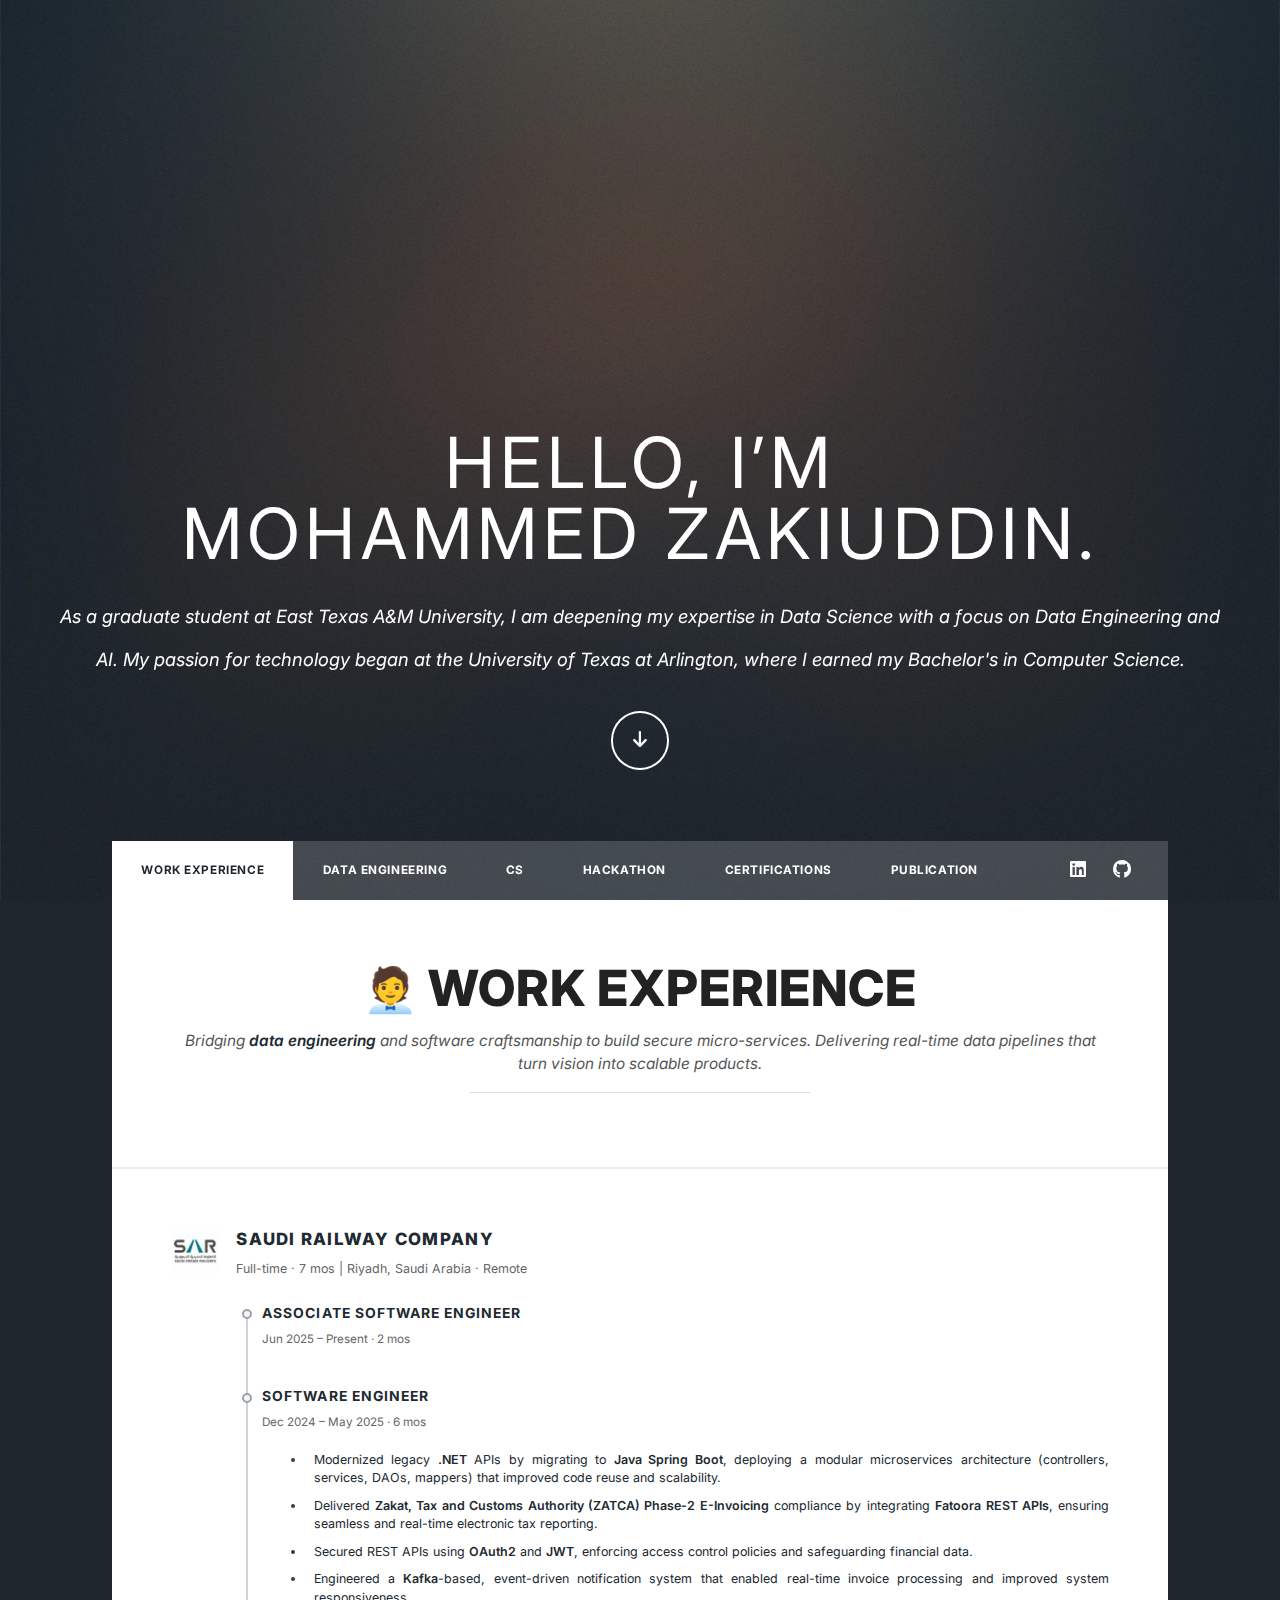
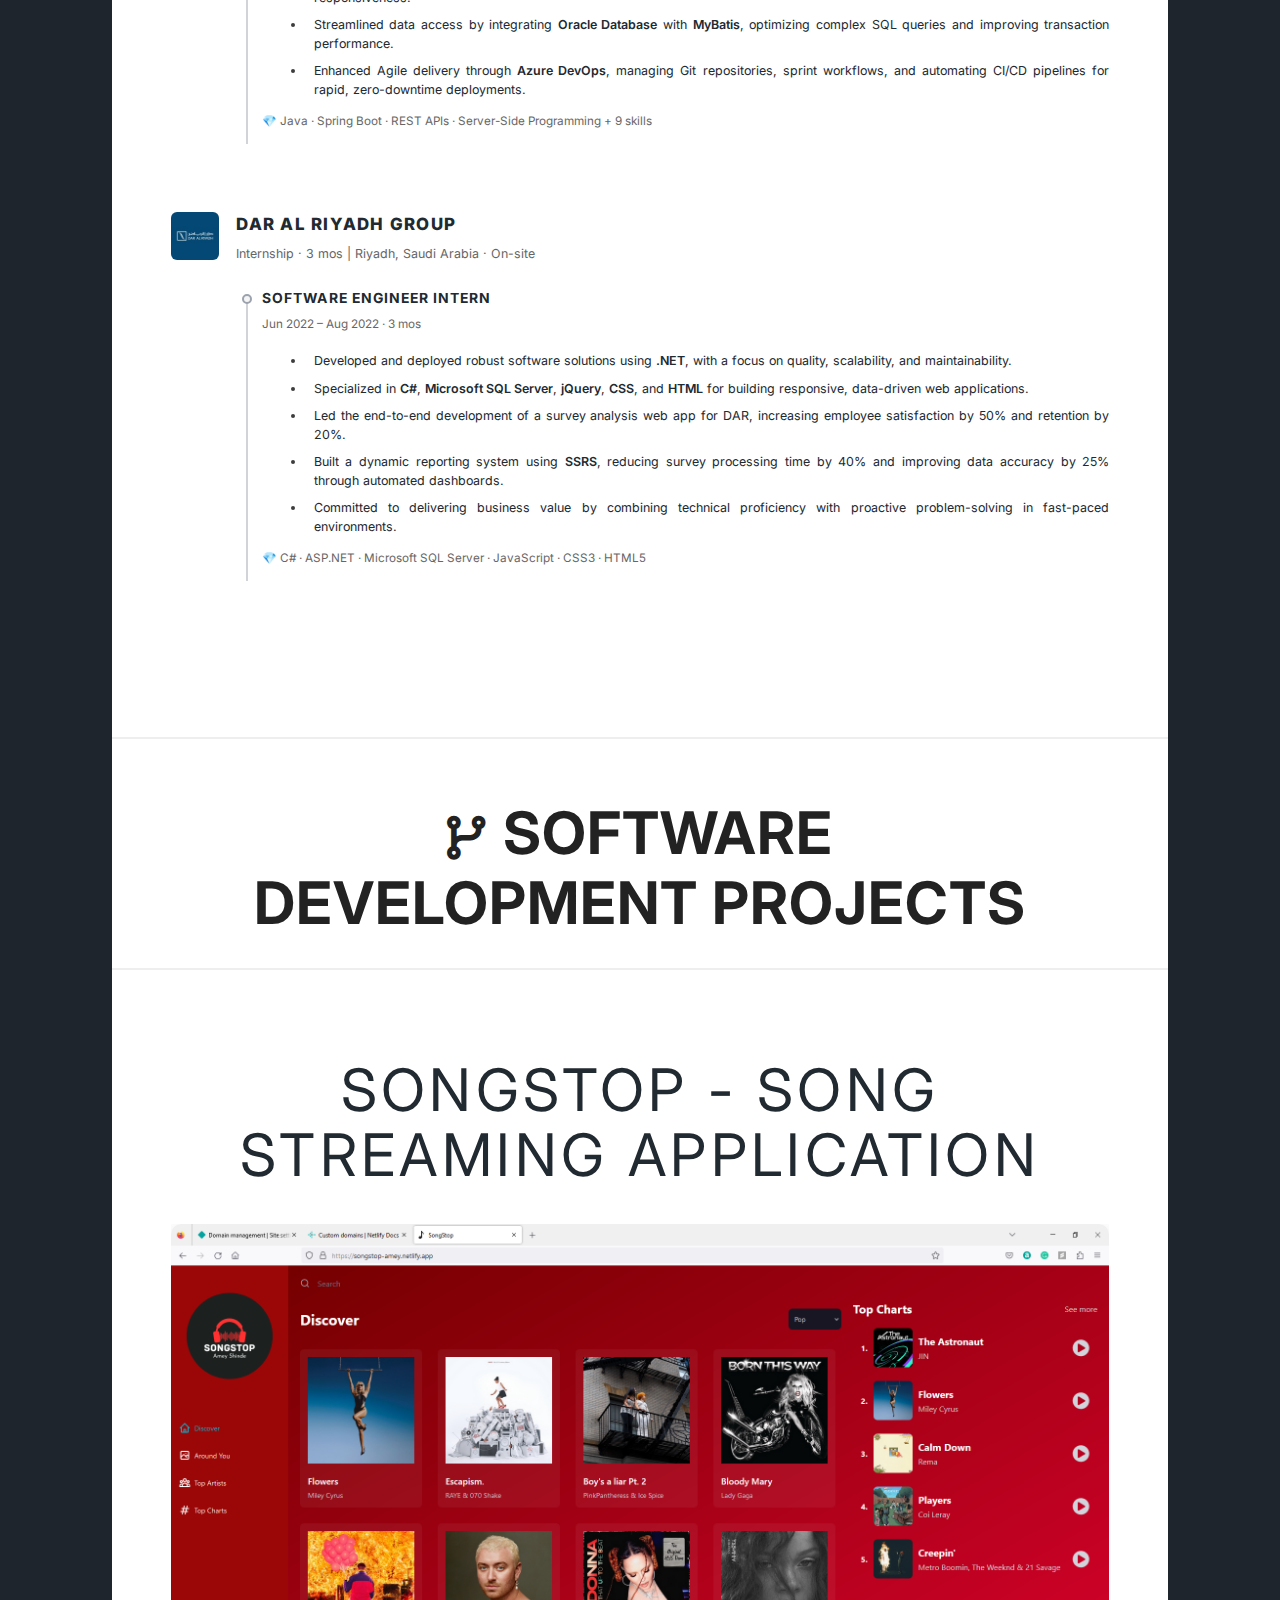
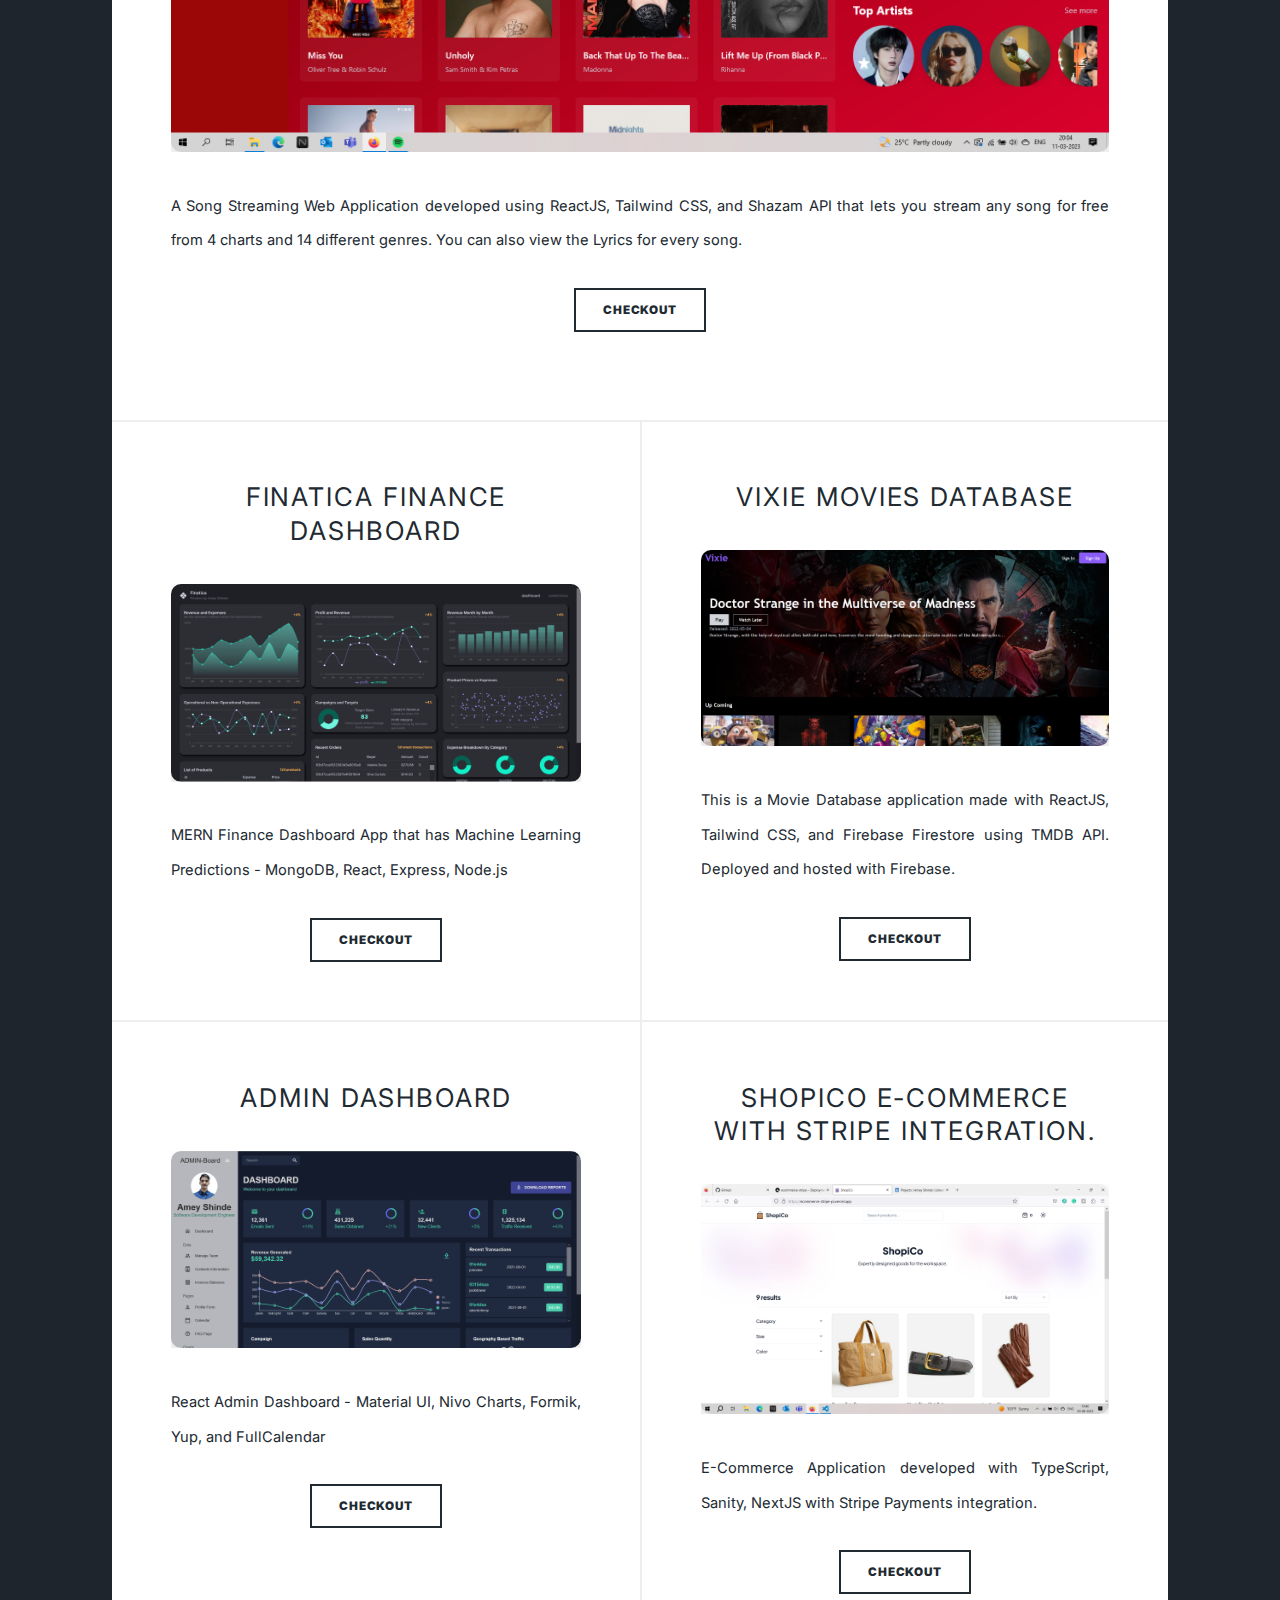
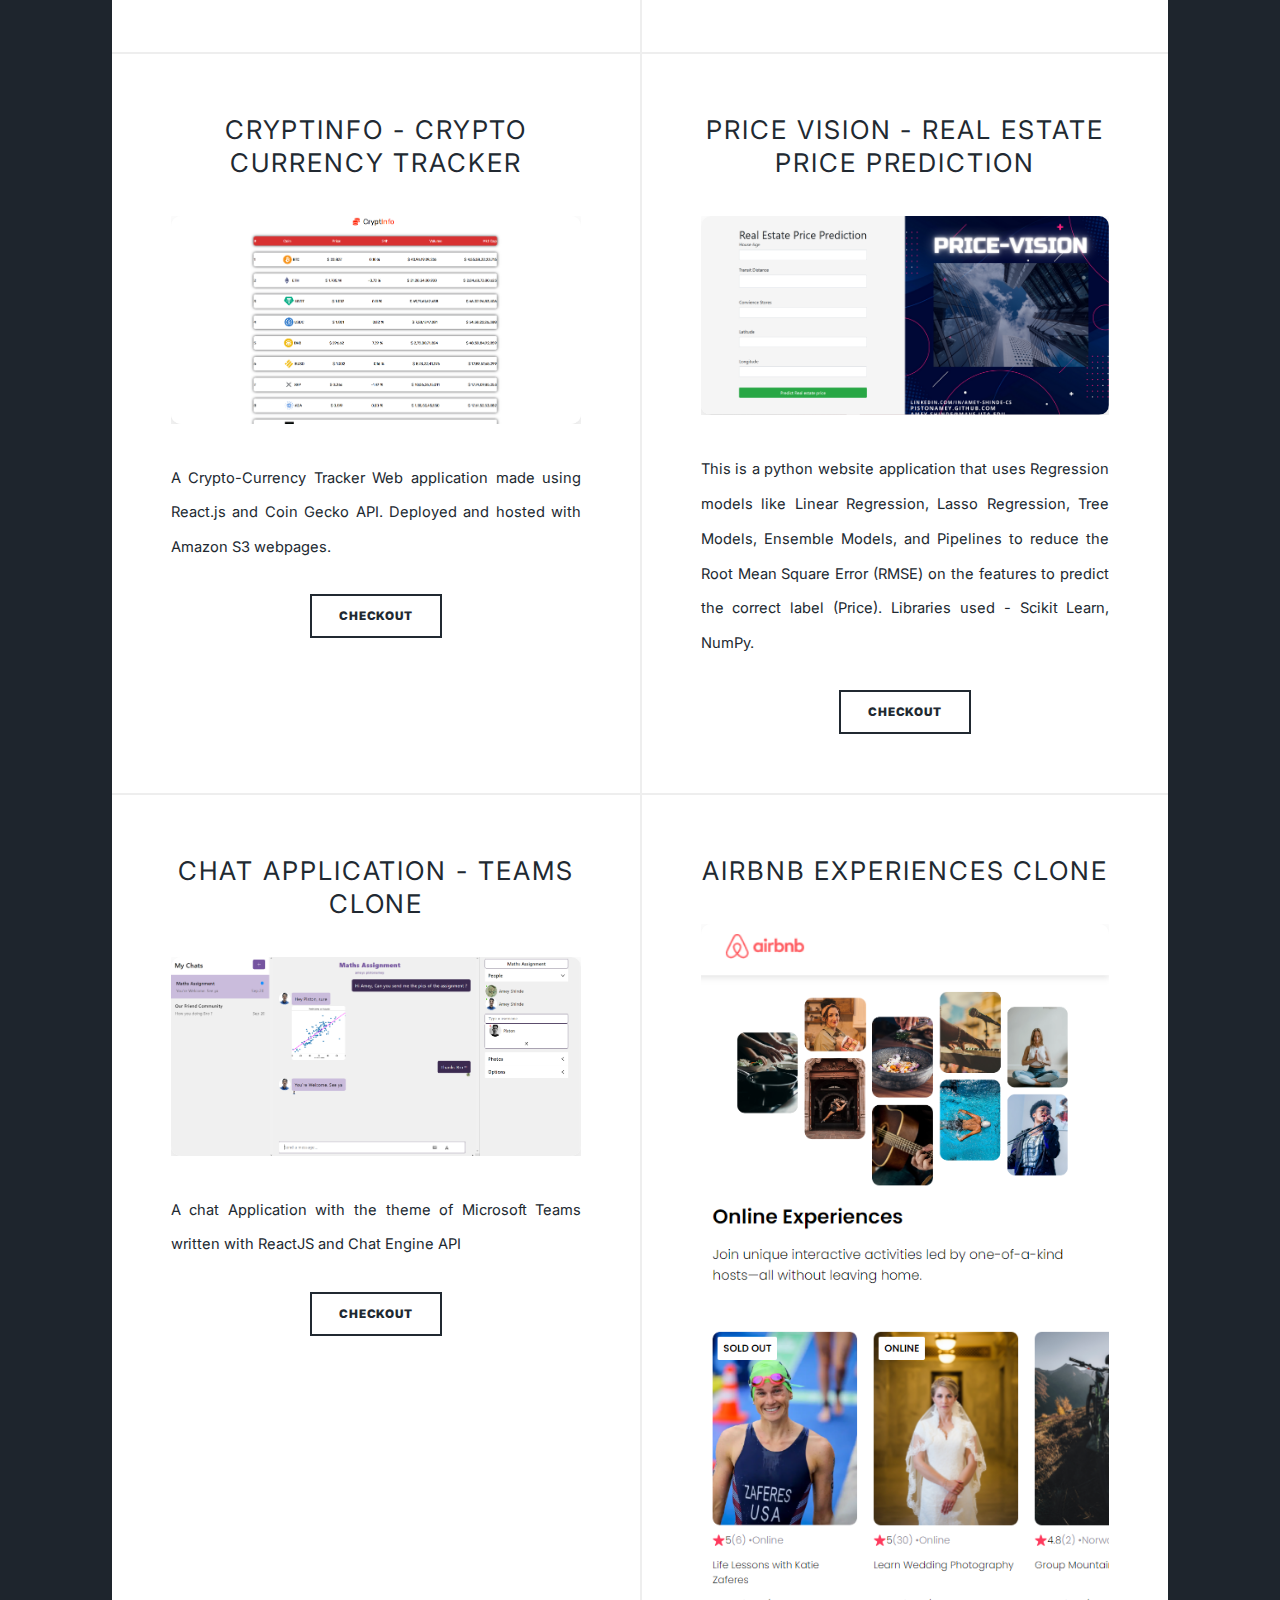
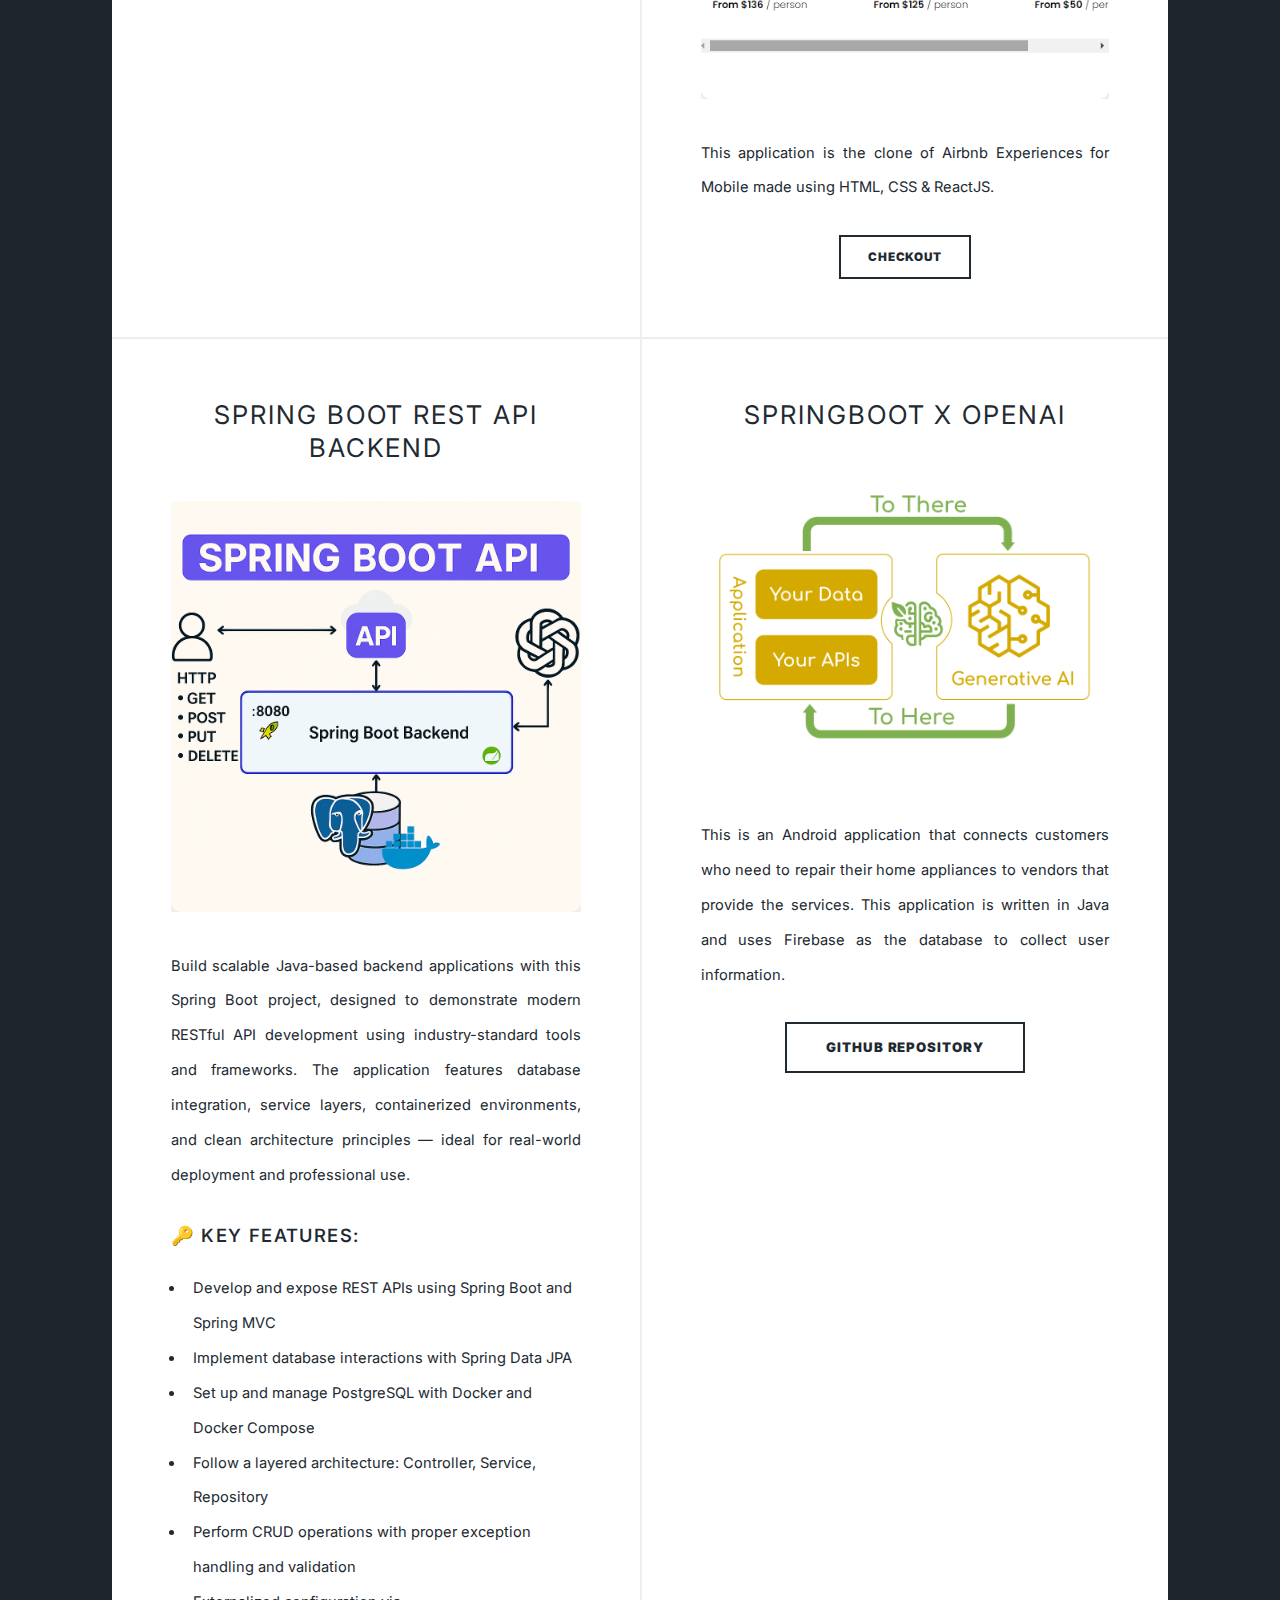
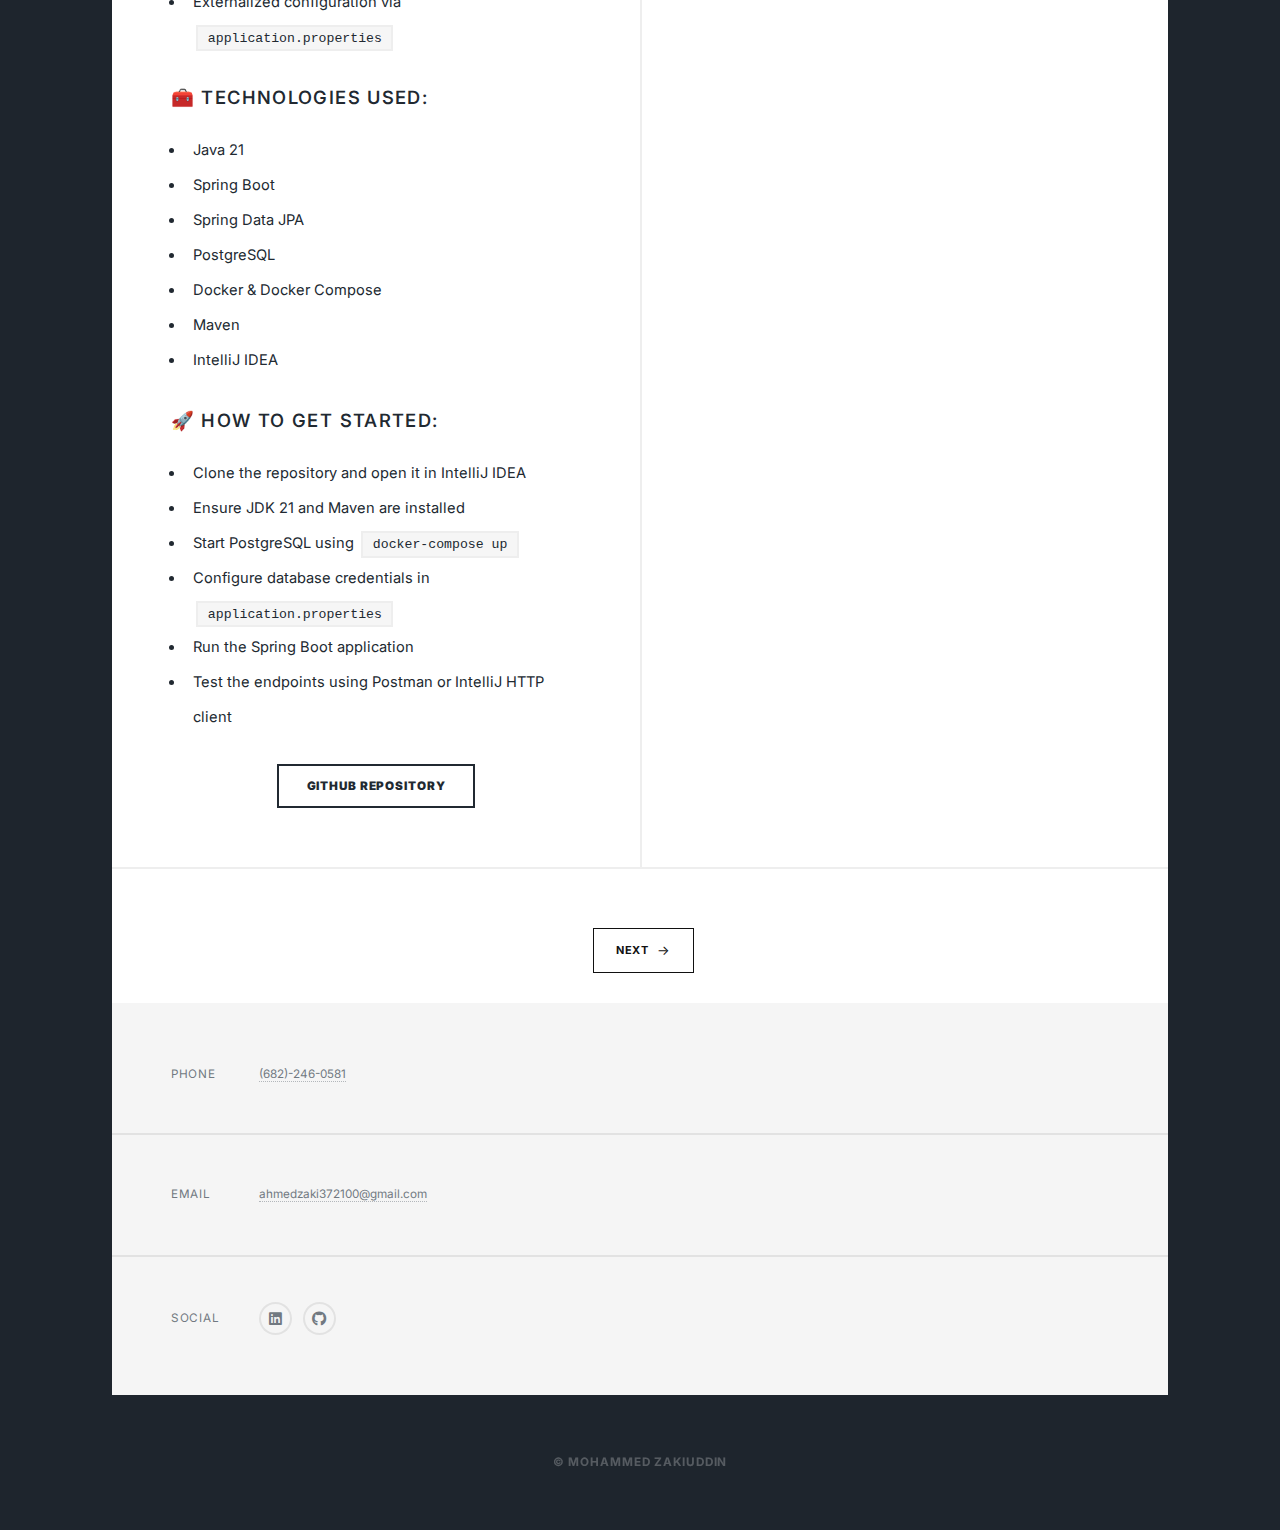
<file: index.html>
<!DOCTYPE HTML>

<html>

<head>
	<title>Mohammed Zakiuddin</title>
	<meta charset="utf-8" />
	<meta name="viewport" content="width=device-width, initial-scale=1, user-scalable=no" />
	<link rel="stylesheet" href="assets/css/main.css" />
	<link
		rel="stylesheet"
		href="https://cdnjs.cloudflare.com/ajax/libs/font-awesome/6.5.0/css/all.min.css"
	/>
	<noscript>
		<link rel="stylesheet" href="assets/css/noscript.css" />
	</noscript>
	<!-- WORK EXPERIENCE HERO -->
	<!-- ───────────────────  PAGE-SPECIFIC CSS  ──────────────────── -->
	<style>
	/* 1 ▸ bring in Inter once */
	@import url('https://fonts.googleapis.com/css2?family=Inter:wght@400;500;600;700;800&display=swap');

	/* 2 ▸ global font reset */
	html, body,
	h1, h2, h3, h4, h5, h6,
	p, ul, ol, li,
	a, span, div,
	button, input, select, textarea{
		font-family:'Inter',sans-serif !important;
		font-weight:400;
	}

	/* 3 ▸ nav tabs + header banner bold */
	#nav .links a,
	#header .logo{
		font-weight:700; letter-spacing:.05em;
	}

	/* 4 ▸ copyright strip */
	#copyright, #copyright *{
		font-family:'Inter',sans-serif !important;
		font-weight:700;
	}

	/* ───────────────────  PAGE BASICS  ─────────────────────────── */
	#main{ padding-top:0; }
	#nav { margin-bottom:0; border-bottom:none; }

	/* ───────────────────  HERO  ────────────────────────────────── */
	.page-hero {
		text-align: center;
		margin: 2.5rem auto 2rem;  /* slightly tighter top/bottom */
		padding: 0 1rem;
	}

	.page-hero .hero-row {
		display: flex;
		align-items: center;
		justify-content: center;
		gap: 0.6rem;
		line-height: 1;
		margin-bottom: 0.3rem;       /* ⬅️ Tighter gap under title */
	}

	.page-hero .hero-icon {
		font-size: clamp(2.1rem, 4.2vw, 3.4rem); /* slightly smaller */
		line-height: 1;
	}

	.page-hero .hero-title {
		font-size: clamp(2.1rem, 4.2vw, 3.4rem); /* slightly smaller */
		font-weight: 800;
		letter-spacing: 0.02em;
		margin: 0;
		color: #222;
		white-space: nowrap;
	}

	.page-hero .hero-about {
		margin: 0.8rem auto 0;
		max-width: 1200px;
		font-size: 1.05rem;
		font-style: italic;
		color: #555;
		line-height: 1.45;
		text-align: center;
		white-space: normal; /* allows wrapping only when necessary */
	}

	.page-hero .hero-divider {
		width: 340px;
		margin: 1.2rem auto 0;
		border: 0;
		border-top: 1px solid #ddd;
	}

	/* ───────────────────  EXPERIENCE WRAPPER  ──────────────────── */
	#experience{ margin:3rem 0 4rem; }

	/* shared font tokens (mirrors Certifications page) */
	:root{
		--xp-heading-font:'Inter',sans-serif;
		--xp-body-font   :'Inter',sans-serif;
		--xp-blue:#0066cc;
	}
	#experience, #experience *{ font-family:var(--xp-body-font); }

	/* ── company row ────────────────────────────────────────────── */
	.xp-company{ display:flex; gap:1.2rem; margin-bottom:3rem; }
	.xp-logo img{ width:48px; height:48px; object-fit:contain; border-radius:6px; }
	.xp-content{ flex:1; }

	.xp-co-name{ margin:0; font-size:1.15rem; font-weight:800; }
	.xp-co-meta{ margin:.1rem 0 1.3rem; font-size:.85rem; color:#666; }

	/* ── nested timeline (company-level connector) ─────────────── */
	.xp-role{ position:relative; }
	.xp-role::after{
		content:''; position:absolute; left:-16px; top:0; bottom:0;
		width:2px; background:#c5c9cc;        /* vertical stroke */
	}
	.xp-role::before{
		content:''; position:absolute; left:-19px; top:4px;
		width:10px; height:10px; border-radius:50%;
		background:#fff; border:2px solid #9ca3af;   /* dot */
	}

	/* ── role list (per company) ───────────────────────────────── */
	.role-list{ list-style:none; margin:0; padding:0; position:relative; }
	.role-list::before{
		content:''; position:absolute; left:10px; top:.55rem;
		width:2px; height:100%; background:#d0d4d8;
	}

	.role-item{ position:relative; padding-left:26px; margin-bottom:2.2rem; }

	.role-item::before{
		content:''; position:absolute; left:5.45px; top:.45rem;
		width:10px; height:10px; border-radius:50%;
		background:#f5f5f5; border:2px solid #9ca3af;
	}

	.role-item h4{ margin:0; font-size:.95rem; font-weight:700; }
	.role-dates{ display:block; margin:.15rem 0 .8rem; font-size:.8rem; color:#666; }

	.role-bullets {
		text-align: justify;
	}

	.exp-bullets{
		text-align: justify;
	}

	/* ── bullets (ALL role lists) ───────────────────────────────── */
	.exp-bullets, .role-bullets{ margin:0 0 .6rem; padding-left:3rem; }
	.exp-bullets li, .role-bullets li{
		font-size:.85rem; line-height:1.5; margin:0 0 .45rem;
	}
	.exp-bullets li::marker, .role-bullets li::marker{
		color:#3d3d3d; font-size:.95rem;
	}

	/* skill/extra line */
	.role-skills{ margin:0; font-size:.8rem; color:#666; }

	/* ── card headings inside any exp-card wrapper ─────────────── */
	.exp-card h3{
		font-family:var(--xp-heading-font); font-size:1.1rem;
		font-weight:800; letter-spacing:.5px; color:var(--xp-blue);
	}

	.exp-card h4{
		font-family:var(--xp-heading-font);
		font-size:.85rem; font-weight:600; color:#666;
	}

	/* Hero section styling */
	.projects-hero {
		text-align: center;
		margin: 2.5rem auto 2rem;
	}

	/* Title row */
	.projects-hero .hero-row {
		display: inline-flex;
		align-items: center;
		justify-content: center;
		gap: 0.6rem;
		margin-bottom: 0.4rem;
		white-space: nowrap;
	}

	.projects-hero .hero-icon {
		font-size: 2.3rem;
		line-height: 1;
	}

	.projects-hero .hero-title {
		font-size: clamp(2.1rem, 4.2vw, 3.4rem);
		font-weight: 800;
		letter-spacing: 0.02em;
		margin: 0;
		color: #222;
		white-space: nowrap;
		overflow-x: hidden;
		text-overflow: ellipsis;
	}

	/* Subtitle and divider */
	.projects-hero .hero-about {
		margin: 0.4rem auto 0;
		font-size: 1.05rem;
		font-style: italic;
		color: #555;
		line-height: 1.45;
		text-align: center;
		white-space: nowrap;
		overflow-x: hidden;
		text-overflow: ellipsis;
	}

	.projects-hero .hero-divider {
		width: 340px;
		margin: 0.8rem auto 0;
		border: 0;
		border-top: 1px solid #ddd;
	}

	/* ─── Container for All Hero Sections ─── */
	.hero-icon {
		font-size: 3rem !important;
		margin-right: 0.1rem;
		vertical-align: middle;
		display: inline-block;
		color: #222;
	}

	.hero-title {
		font-size: clamp(2.5rem, 5vw, 4rem);
		text-transform: uppercase;
		font-weight: 675;
		font-family: 'Arial Black', 'Segoe UI', sans-serif;
		color: #222;
		margin: 0;
		line-height: 1.2;
		display: flex;
		flex-direction: column;
		align-items: center; /* key for centering child spans */
		letter-spacing: 1px;
	}

	.hero-title .line-one,
	.hero-title .line-two {
		display: block;
  		font-weight: inherit;         /* inherit bold from .hero-title */
  		text-transform: uppercase;   /* optional: for full caps like WORK EXPERIENCE */
		text-align: center;
	}

	.line-one,
	.line-two {
		display: flex;
		justify-content: center;
		align-items: center;
	}

	.hero-about {
		font-size: 1.05rem;
		font-style: italic;
		color: #555;
		line-height: 1.45;
		margin-top: 4.8rem;
	}

	/* headline stays fluid but tops out slightly smaller */
	#intro h1{
		font-size: clamp(3rem, 6vw + 0.5rem, 4.8rem); /* was 5.5rem */
	}

	/* ───────────────────  RESPONSIVE (<640 px)  ───────────────── */
	@media(max-width:640px) {
		.page-hero .hero-title{ font-size:2.3rem; }
		.xp-company{ flex-direction:column; gap:.6rem; }
		.exp-bullets, .role-bullets{ padding-left:1.8rem; }
		.role-list::before{ left:8px; }
		.role-item::before{ left:1px; }
		.xp-role::after{ left:-14px; }
		.xp-role::before{ left:-17px; }
	}
	
	</style>

</head>

<body class="is-preload">

	<!-- Wrapper -->
	<div id="wrapper" class="fade-in">

		<!-- Intro -->
		<div id="intro">
			<h1 id="intro-headline">
				<span class="greet">Hello, I’m</span><br>
				<span class="name">Mohammed Zakiuddin.</span>
			</h1>
			<p>
				As a graduate student at East Texas A&M University, I am deepening my expertise in Data Science with a focus on Data Engineering and AI. My passion for technology began at the University of Texas at Arlington, where I earned my Bachelor's in Computer Science.
			</p> 
			<ul class="actions">
				<li><a href="#header" class="button icon solid solo fa-arrow-down scrolly">Continue</a></li>
			</ul>
		</div>

		<!-- Header -->
		<header id="header">
			<a href="index.html" class="logo">MY PORTFOLIO</a>
		</header>

		<!-- Nav -->
		<nav id="nav">
			<ul class="links">
				<li class="active"><a href="index.html">Work Experience</a></li>
				<li><a href="d_engineering.html">Data Engineering</a></li>
				<li><a href="generic.html">CS</a></li>
				<li><a href="hackathons.html">Hackathon</a></li>
				<li><a href="distributed.html">Certifications</a></li>
				<li><a href="elements.html">Publication</a></li>
			</ul>
			<ul class="icons">
				<li><a href="https://www.linkedin.com/in/mohammed-ahmed-zakiuddin-00138917b/" target="_blank"
						class="icon brands alt fa-linkedin"><span class="label">Twitter</span></a></li>
				<li><a href="https://github.com/MohammedAhmedZakiuddin/" target="_blank" class="icon brands fa-github"><span
							class="label">GitHub</span></a></li>
			</ul>
		</nav>

		<!-- Main -->
		<div id="main">

		<!-- ─── Work-Experience Hero ─────────────────────────────── -->
		<div class="page-hero" id="xp-hero">
		<div class="hero-row">
			<span class="hero-icon">🧑‍💼</span>
			<h2 class="hero-title">Work Experience</h2>
		</div>

		<p class="hero-about">
			Bridging <strong>data engineering</strong> and software craftsmanship to build secure micro-services. Delivering real-time data pipelines that turn vision into scalable products.
		</p>

		<hr class="hero-divider" />
		</div>

		<!-- ──────────────────────────────────────────────────────── -->

		<!-- ─── EXPERIENCE SECTION ───────────────────────────────────── -->
		<section id="experience">

		<!-- ───── company 1 ─────────────────────────────────────── -->
		<article class="xp-company">

			<div class="xp-logo">
			<img src="images/sarsaudirailway_logo.jpeg" alt="Saudi Arabia Railways logo">
			</div>

			<div class="xp-content">
			<!-- company header -->
			<h3 class="xp-co-name">Saudi Railway Company</h3>
			<p class="xp-co-meta">Full-time · 7 mos | Riyadh, Saudi Arabia · Remote</p>

			<!-- nested timeline of roles -->
			<ul class="role-list">

				<li class="role-item">
				<h4>Associate Software Engineer</h4>
				<span class="role-dates">Jun 2025 – Present · 2 mos</span>

				<!-- Associate Software Engineer (current role) -->
				<!-- <ul class="exp-bullets">
					<li>Refactored legacy modules into <strong>Spring Boot</strong> microservices, cutting deployment time by 35%.</li>
					<li>Built a <strong>Kafka</strong> event pipeline that reduced invoice-processing latency from minutes to seconds.</li>
					<li>Automated CI/CD with <strong>Azure DevOps</strong> for on-demand releases and zero-downtime patches.</li>
				</ul> -->

				</li>

				<li class="role-item">
				<h4>Software Engineer</h4>
				<span class="role-dates">Dec 2024 – May 2025 · 6 mos</span>

				<ul class="role-bullets">
					<li>Modernized legacy <strong>.NET</strong> APIs by migrating to <strong>Java Spring Boot</strong>, deploying a modular microservices architecture (controllers, services, DAOs, mappers) that improved code reuse and scalability.</li>
					<li>Delivered <strong>Zakat, Tax and Customs Authority (ZATCA) Phase-2 E-Invoicing</strong> compliance by integrating <strong>Fatoora REST APIs</strong>, ensuring seamless and real-time electronic tax reporting.</li>
					<li>Secured REST APIs using <strong>OAuth2</strong> and <strong>JWT</strong>, enforcing access control policies and safeguarding financial data.</li>
					<li>Engineered a <strong>Kafka</strong>-based, event-driven notification system that enabled real-time invoice processing and improved system responsiveness.</li>
					<li>Streamlined data access by integrating <strong>Oracle Database</strong> with <strong>MyBatis</strong>, optimizing complex SQL queries and improving transaction performance.</li>
					<li>Enhanced Agile delivery through <strong>Azure DevOps</strong>, managing Git repositories, sprint workflows, and automating CI/CD pipelines for rapid, zero-downtime deployments.</li>
				</ul>

				<p class="role-skills">💎 Java · Spring Boot · REST APIs · Server-Side Programming + 9 skills</p>
				</li>

			</ul>
			</div>

		</article>

		<!-- ───── company 2 ─────────────────────────────────────── -->
		<article class="xp-company">

			<div class="xp-logo">
			<img src="images/dar-logo.jpeg" alt="Dar Al Riyadh logo">
			</div>

			<div class="xp-content">
			<h3 class="xp-co-name">Dar Al Riyadh Group</h3>
			<p class="xp-co-meta">Internship · 3 mos | Riyadh, Saudi Arabia · On-site</p>

			<ul class="role-list">

				<li class="role-item">
				<h4>Software Engineer Intern</h4>
				<span class="role-dates">Jun 2022 – Aug 2022 · 3 mos</span>

				<ul class="role-bullets">
					<li>Developed and deployed robust software solutions using <strong>.NET</strong>, with a focus on quality, scalability, and maintainability.</li>
					<li>Specialized in <strong>C#</strong>, <strong>Microsoft SQL Server</strong>, <strong>jQuery</strong>, <strong>CSS</strong>, and <strong>HTML</strong> for building responsive, data-driven web applications.</li>
					<li>Led the end-to-end development of a survey analysis web app for DAR, increasing employee satisfaction by 50% and retention by 20%.</li>
					<li>Built a dynamic reporting system using <strong>SSRS</strong>, reducing survey processing time by 40% and improving data accuracy by 25% through automated dashboards.</li>
					<li>Committed to delivering business value by combining technical proficiency with proactive problem-solving in fast-paced environments.</li>
				</ul>

				<p class="role-skills">💎 C# · ASP.NET · Microsoft SQL Server · JavaScript · CSS3 · HTML5</p>
				</li>

			</ul>
			</div>

		</article>

		<!-- add more <article class="xp-company"> … </article> blocks as needed -->

		</section>

		<!-- ─── Projects Hero ────────────────────────────────────────── -->
		<!-- <div class="container">
			<div class="page-hero sdp-hero">
				<div class="hero-row">
					<span class="hero-icon"><i class="fa-solid fa-code-branch"></i></span>
					<h2 class="hero-title">Software Development Projects</h2>
				</div>
				<p class="hero-about">
					Turning ideas into robust, user-centred applications one repo at a time.
				</p>
				<hr class="hero-divider" />
			</div>
		</div> -->

		<div class="sdp-hero">
		<h2 class="hero-title">
			<span class="line-one">
			<span class="hero-icon"><i class="fa-solid fa-code-branch"></i></span>
			Software
			</span>
			<span class="line-two">Development Projects</span>
		</h2>
		</div>

		<!-- ──────────────────────────────────────────────────────────── -->
			<!-- Featured Post -->
			<article class="post featured">
				<header class="major">
					<h2><a href="http://songstop-amey.netlify.app" target="_blank">SongStop - Song Streaming
							Application<br />
						</a></h2>
				</header>
				<a href="http://songstop-amey.netlify.app" target="_blank" class="image fit"><img
						src="images/songstop.png" alt="" /></a>
				<p> A Song Streaming Web Application developed using ReactJS, Tailwind CSS, and Shazam API that lets you
					stream any song for free from 4 charts and 14 different genres. You can also view the Lyrics for
					every song. </p>
				<ul class="actions special">
					<li><a href="http://songstop-amey.netlify.app" target="_blank" class="button">Checkout</a></li>
				</ul>
			</article>

			<section class="posts">
				<article>
					<header>
						<h2><a href="https://finatica-amey-shinde.vercel.app/" target="_blank">Finatica Finance
								Dashboard<br />
							</a></h2>
					</header>
					<a href="https://finatica-amey-shinde.vercel.app/" target="_blank" class="image fit"><img
							src="images/finatica.png" alt="" /></a>
					<p>
						MERN Finance Dashboard App that has Machine Learning Predictions - MongoDB, React, Express,
						Node.js

					</p>
					<ul class="actions special">
						<li><a href="https://finatica-amey-shinde.vercel.app/" target="_blank"
								class="button">Checkout</a>
						</li>
					</ul>
				</article>

				<!-- Posts -->

				<article>
					<header>
						<h2><a href="https://vixie.netlify.app" target="_blank">Vixie Movies Database<br />
							</a></h2>
					</header>
					<a href="https://vixie.netlify.app" target="_blank" class="image fit"><img src="images/vixie.png"
							alt="" /></a>
					<p> This is a Movie Database application made with ReactJS, Tailwind CSS, and Firebase Firestore
						using TMDB API. Deployed and hosted with Firebase. </p>
					<ul class="actions special">
						<li><a href="https://vixie.netlify.app" target="_blank" class="button">Checkout</a>
						</li>
					</ul>
				</article>

				<article>
					<header>
						<h2><a href="https://administration-site.netlify.app/" target="_blank">Admin Dashboard<br />
							</a></h2>
					</header>
					<a href="https://administration-site.netlify.app/" target="_blank" class="image fit"><img
							src="images/admin-dash.png" alt="" /></a>
					<p> React Admin Dashboard - Material UI, Nivo Charts, Formik, Yup, and FullCalendar </p>
					<ul class="actions special">
						<li><a href="https://administration-site.netlify.app/" target="_blank"
								class="button">Checkout</a>
						</li>
					</ul>
				</article>
				<article>
					<header>
						<h2><a href="https://ecommerce-stripe-pi.vercel.app/" target="_blank">ShopiCo E-Commerce
								with
								Stripe Integration.<br />
							</a></h2>
					</header>
					<a href="https://ecommerce-stripe-pi.vercel.app/" target="_blank" class="image fit"><img
							src="images/shopico.png" alt="" /></a>
					<p> E-Commerce Application developed with TypeScript, Sanity, NextJS with Stripe Payments
						integration. </p>
					<ul class="actions special">
						<li><a href="https://ecommerce-stripe-pi.vercel.app/" target="_blank"
								class="button">Checkout</a>
						</li>
					</ul>
				</article>

				<article>
					<header>
						<h2><a href="https://cryptinfo-amey.netlify.app" target="_blank">CryptInfo -
								Crypto Currency Tracker<br />
							</a></h2>
					</header>
					<a href="https://cryptinfo-amey.netlify.app" target="_blank" class="image fit"><img
							src="images/crypto.png" alt="" /></a>
					<p> A Crypto-Currency Tracker Web application made using React.js and Coin Gecko API.
						Deployed and
						hosted with Amazon S3 webpages. </p>
					<ul class="actions special">
						<li><a href="https://cryptinfo-amey.netlify.app" target="_blank" class="button">Checkout</a>
						</li>
					</ul>
				</article>
				<article>
					<header>
						<h2><a href="https://price-vision.herokuapp.com/" target="_blank">Price Vision - Real
								Estate
								Price Prediction<br />
							</a></h2>
					</header>
					<a href="https://price-vision.herokuapp.com/" target="_blank" class="image fit"><img
							src="images/vision.png" alt="" /></a>
					<p> This is a python website application that uses Regression models like Linear Regression,
						Lasso
						Regression, Tree Models, Ensemble Models, and Pipelines to reduce the Root Mean Square
						Error
						(RMSE) on the features to predict the correct label (Price). Libraries used - Scikit
						Learn,
						NumPy.</p>
					<ul class="actions special">
						<li><a href="https://price-vision.herokuapp.com/" target="_blank" class="button">Checkout</a>
						</li>
					</ul>
				</article>
				<article>
					<header>
						<h2><a href="https://lucky-florentine-1a6660.netlify.app/" target="_blank">Chat
								Application -
								Teams Clone<br />
							</a></h2>
					</header>
					<a href="https://lucky-florentine-1a6660.netlify.app/" target="_blank" class="image fit"><img
							src="images/teams.png" alt="" /></a>
					<p> A chat Application with the theme of Microsoft Teams written with ReactJS and Chat
						Engine API
					</p>
					<ul class="actions special">
						<li><a href="https://lucky-florentine-1a6660.netlify.app/" target="_blank"
								class="button">Checkout</a></li>
					</ul>
				</article>
				<article>
					<header>
						<h2><a href="https://github.com/Pistonamey/airbnb" target="_blank">Airbnb Experiences
								Clone<br />
							</a></h2>
					</header>
					<a href="https://github.com/Pistonamey/airbnb" target="_blank" class="image fit"><img
							src="images/airbnb.png" alt="" /></a>
					<p> This application is the clone of Airbnb Experiences for Mobile made using HTML, CSS &
						ReactJS.
					</p>
					<ul class="actions special">
						<li><a href="https://github.com/Pistonamey/airbnb" target="_blank" class="button">Checkout</a>
						</li>
					</ul>
				</article>

				<article>
					<header>
						<h2>
							<a href="https://github.com/MohammedAhmedZakiuddin/springboot-api-docker-postgres-guide" target="_blank">
								Spring Boot REST API Backend<br />
							</a>
						</h2>
					</header>
					<a href="https://github.com/MohammedAhmedZakiuddin/springboot-api-docker-postgres-guide" target="_blank" class="image fit" style="display: block; text-align: left;">
						<img src="images/SpringBoot_API.png" alt="Spring Boot Project Image" />
					</a>
					<p style="text-align: justify;">
						Build scalable Java-based backend applications with this Spring Boot project, designed to demonstrate modern RESTful API development using industry-standard tools and frameworks. The application features database integration, service layers, containerized environments, and clean architecture principles — ideal for real-world deployment and professional use.
					</p>

					<h3 style="text-align: left; font-weight:550; ">🔑 Key Features:</h3>
					<ul style="text-align: left;">
						<li>Develop and expose REST APIs using Spring Boot and Spring MVC</li>
						<li>Implement database interactions with Spring Data JPA</li>
						<li>Set up and manage PostgreSQL with Docker and Docker Compose</li>
						<li>Follow a layered architecture: Controller, Service, Repository</li>
						<li>Perform CRUD operations with proper exception handling and validation</li>
						<li>Externalized configuration via <code>application.properties</code></li>
					</ul>

					<h3 style="text-align: left; font-weight: 550">🧰 Technologies Used:</h3>
					<ul style="text-align: left;">
						<li>Java 21</li>
						<li>Spring Boot</li>
						<li>Spring Data JPA</li>
						<li>PostgreSQL</li>
						<li>Docker & Docker Compose</li>
						<li>Maven</li>
						<li>IntelliJ IDEA</li>
					</ul>

					<h3 style="text-align: left; font-weight: 550">🚀 How to Get Started:</h3>
					<ul style="text-align: left;">
						<li>Clone the repository and open it in IntelliJ IDEA</li>
						<li>Ensure JDK 21 and Maven are installed</li>
						<li>Start PostgreSQL using <code>docker-compose up</code></li>
						<li>Configure database credentials in <code>application.properties</code></li>
						<li>Run the Spring Boot application</li>
						<li>Test the endpoints using Postman or IntelliJ HTTP client</li>
					</ul>

					<ul class="actions special" style="text-align: left;">
						<li>
							<a href="https://github.com/MohammedAhmedZakiuddin/springboot-api-docker-postgres-guide" target="_blank" class="button">GitHub Repository</a>
						</li>
					</ul>
				</article>
				
				<article>
					<header>
						<h2>SpringBoot x OpenAI</h2>
					</header>
					<a href="https://github.com/Pistonamey/ServeMe-System-Application " class="image main"><img
							src="images/spring-ai-integration-diagram.png" alt="" /></a>
					<p>This is an Android application that
						connects customers who need to repair their
						home appliances to vendors that provide the
						services. This application is written in Java
						and uses Firebase as the database to collect
						user information. </p>

					<ul class="actions special">
						<li><a href="https://github.com/Pistonamey/ServeMe-System-Application " target="_blank"
								class="button large">Github Repository</a></li>
					</ul>
				</article>

			</section>

			<!-- ===== NAV BUTTONS ===== -->
                <footer class="section-pagination">
                    <ul class="nav-buttons">
                        <li>
                            <a href="d_engineering.html" class="btn-nav next">
                                Next <span class="icon">→</span>
                            </a>
                        </li>
                    </ul>
                </footer>
		</div>

		<!-- Footer -->
		<footer id="footer">

			<section class="split contact">
				<section>
					<h3>Phone</h3>
					<p><a href="#">(682)-246-0581</a></p>
				</section>
				<section>
					<h3>Email</h3>
					<p><a href="#">ahmedzaki372100@gmail.com</a></p>
				</section>
				<section>
					<h3>Social</h3>
					<ul class="icons alt">
						<li><a href="https://www.linkedin.com/in/mohammed-ahmed-zakiuddin-00138917b/" class="icon brands alt fa-linkedin"><span
									class="label">LinkedIn</span></a></li>
						<li><a href="https://github.com/MohammedAhmedZakiuddin/" class="icon brands alt fa-github"><span
									class="label">GitHub</span></a></li>
					</ul>
				</section>
			</section>
		</footer>

		<!-- Copyright -->
		<div id="copyright">
			<ul>
				<li>&copy; Mohammed Zakiuddin</li>
			</ul>
		</div>
	</div>

	<!-- Scripts -->
	<script src="assets/js/jquery.min.js"></script>
	<script src="assets/js/jquery.scrollex.min.js"></script>
	<script src="assets/js/jquery.scrolly.min.js"></script>
	<script src="assets/js/browser.min.js"></script>
	<script src="assets/js/breakpoints.min.js"></script>
	<script src="assets/js/util.js"></script>
	<script src="assets/js/main.js"></script>

</body>

</html>
</file>
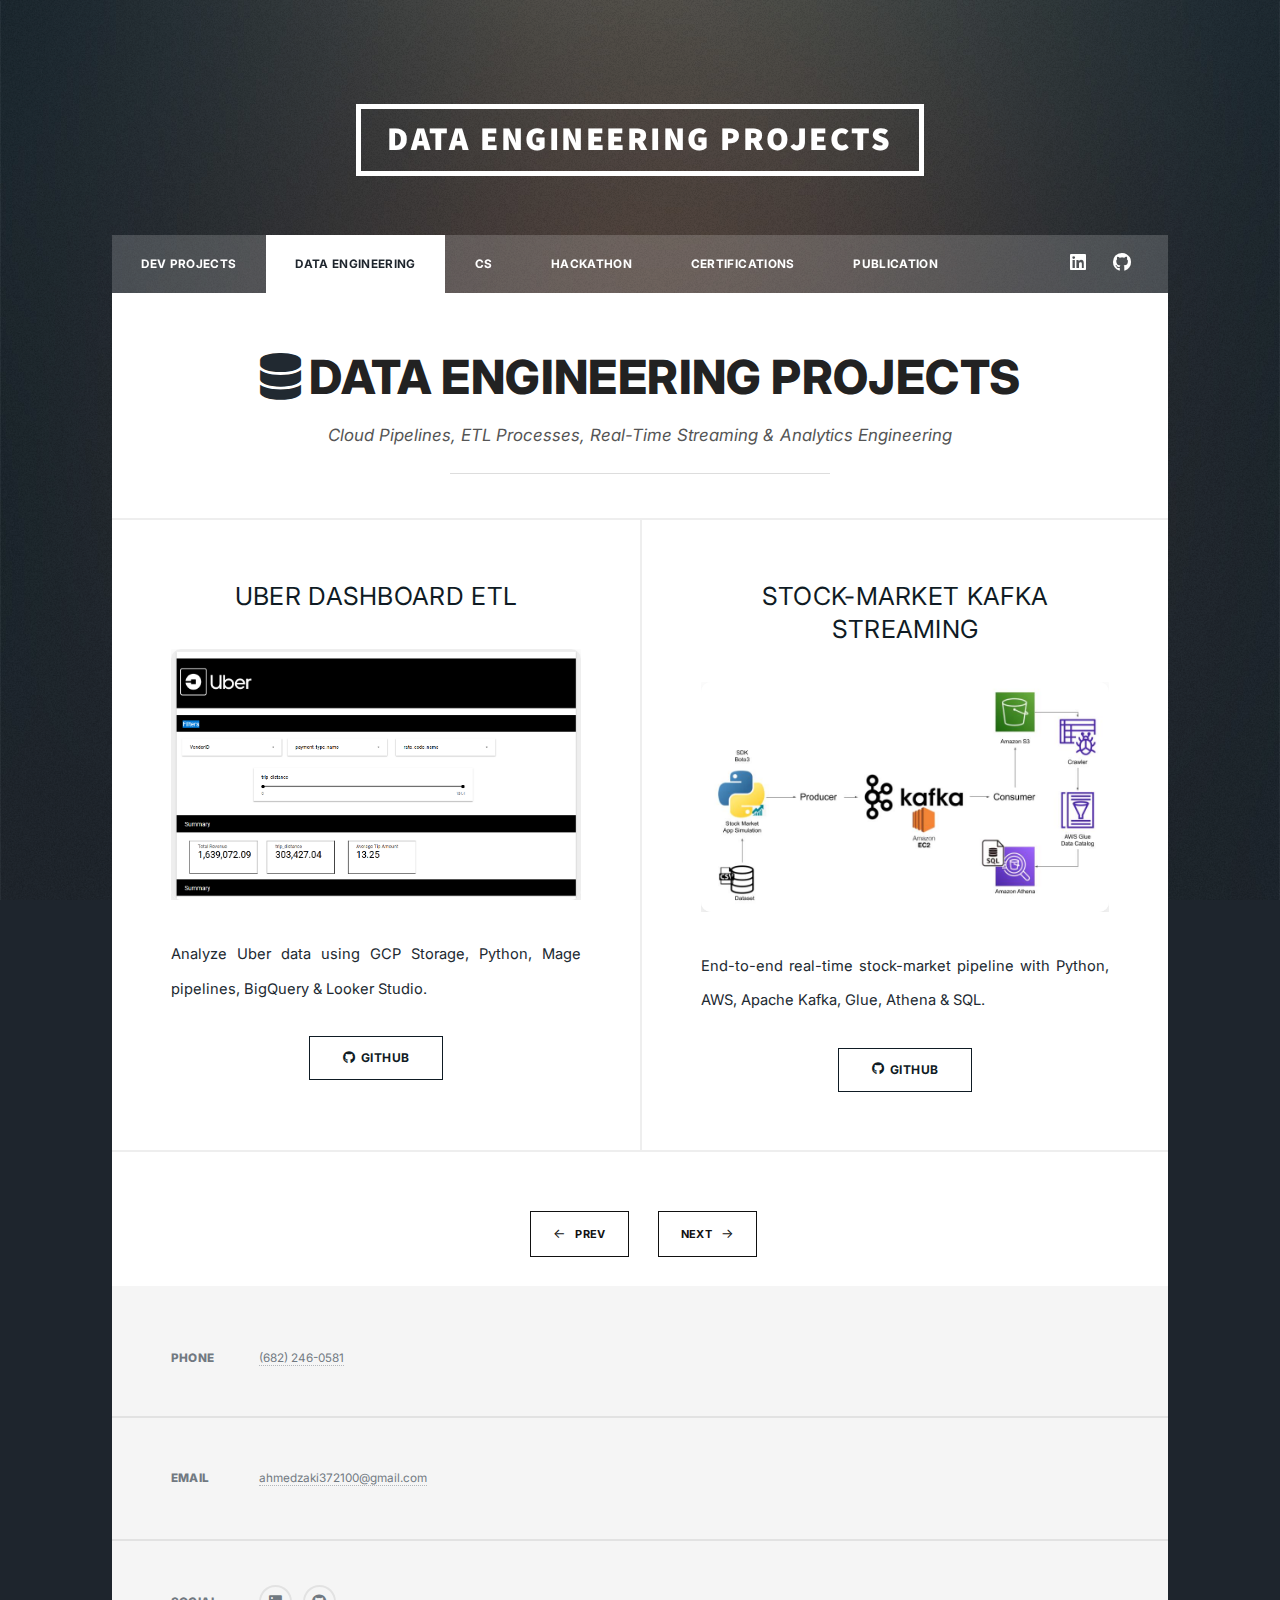
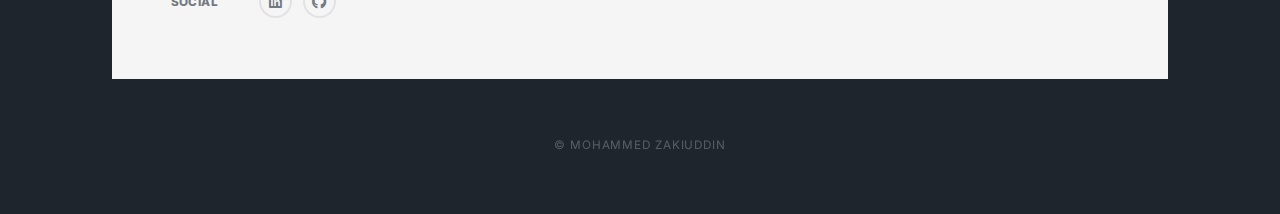
<file: d_engineering.html>
<!DOCTYPE HTML>
<html lang="en">

<head>
	<title>Data Engineering - Mohammed Zakiuddin</title>
	<meta charset="utf-8" />
	<meta name="viewport" content="width=device-width, initial-scale=1, user-scalable=no" />
	<link rel="icon" type="image/png" href="images/Icon.png" />
	<!-- core site styles -->
	<link rel="stylesheet" href="assets/css/main.css" />
	<noscript><link rel="stylesheet" href="assets/css/noscript.css" /></noscript>

	<!-- Font Awesome for database icon (already in main.css for the template, but safe to add) -->
	<link rel="stylesheet"
		href="https://cdnjs.cloudflare.com/ajax/libs/font-awesome/6.5.0/css/all.min.css" />
	<!-- ── Page-specific tweaks ───────────────────────────────────────────── -->
	<style>
	/* 1 ▸ bring in Inter once for the page */
	@import url('https://fonts.googleapis.com/css2?family=Inter:wght@400;500;600;700;800&display=swap');

	/* 2 ▸ reset everything to Inter */
	html, body,
	h1, h2, h3, h4, h5, h6,
	p, ul, ol, li,
	a, span, div,
	button, input, select, textarea {
	font-family: 'Inter', sans-serif;
	font-weight: 400;
	}

	/* 3 ▸ establish clear hierarchy */
	h1, h2, h3 { font-weight: 800; letter-spacing: .4px; }
	h4, h5, h6 { font-weight: 700; }

	/* ─── PAGE SPACING ───────────────────────────────────────────────────── */
	#main { padding-top:0; }
	#nav  { margin-bottom:0; border-bottom:none; }

	/* ─── HERO ───────────────────────────────────────────────────────────── */
	.de-hero           { text-align:center; margin:2.8rem auto 2.1rem; }
	.de-hero .title-row{
	display:inline-flex; align-items:center; gap:.6rem; line-height:1;
	}
	.de-hero .db-icon  { font-size:3.2rem; }
	.de-hero .hero-title{
	font-size:3.2rem; font-weight:800; text-transform:uppercase;
	margin:0; color:#222;
	}
	.de-hero .tagline{
	margin:.55rem auto 0; max-width:960px;
	font-size:1.15rem; font-style:italic; color:#555; text-align:center;
	}
	.de-hero hr{
	width:380px; margin:1.2rem auto 0;
	border:none; border-top:1px solid #ddd;
	}
	@media(max-width:640px){ .de-hero .hero-title{ font-size:2.3rem; } }

	/* ─── NAV + BUTTONS (outline style) ──────────────────────────────────── */
	.links a,
	.posts .actions.special .button,
	.pagination a.previous,
	.pagination a.next,
	.btn-nav {
	font-family:'Inter',sans-serif;       /* reinforce Inter */
	font-weight:700;
	letter-spacing:.03em;                 /* slightly tighter */
	text-transform:uppercase;
	}

	.posts .actions.special .button,
	.pagination a.previous,
	.pagination a.next {
	display:inline-flex; align-items:center; justify-content:center;
	padding:.95rem 3.4rem;
	font-size:.9rem;
	background:transparent !important;
	border:1px solid #0f1b24 !important;
	color:#0f1b24 !important; box-shadow:none !important;
	transition:all .25s ease;
	}

	.posts .actions.special .button:hover,
	.pagination a.previous:hover,
	.pagination a.next:hover,
	.posts .actions.special .button:focus,
	.pagination a.previous:focus,
	.pagination a.next:focus{
	background:#0f1b24 !important; color:#fff !important;
	}

	/* ─── PAGINATION LAYOUT ─────────────────────────────────────────────── */
	.pagination{
	display:flex; justify-content:center; gap:2rem;
	padding:3rem 0 0; border:none;
	}
	.pagination a.previous::before{ content:"\2190"; margin-right:.75rem; }
	.pagination a.next::after   { content:"\2192"; margin-left :.75rem; }

	.button.github-btn {
		display: inline-flex !important;
		align-items: center !important;
		gap: 0.4rem !important;
		padding: 0.35rem 2.2rem !important;  /* wider button */
		border: 1px solid #0f1b24 !important;
		background: transparent !important;
		color: #0f1b24 !important;
		font-weight: 700 !important;
		font-size: 0.82rem !important;
		letter-spacing: 0.4px !important;
		text-transform: uppercase !important;
		text-decoration: none !important;
		transition: all 0.25s ease !important;
		font-family: 'Inter', sans-serif !important;
	}

	/* GitHub icon style (default) */
	.button.github-btn i {
		font-size: 0.85rem !important;
	}

	/* MATCH the second image (hover = dark bg, bright blue border + icon/text) */
	.posts .actions.special .button.github-btn:hover {
		background-color: #0f1b24 !important;       /* dark base */
		color: #00bfff !important;                   /* bright blue text */
		border-color: #00bfff !important;            /* bright blue border */
	}

	.posts .actions.special .button.github-btn:hover i {
		color: #00bfff !important;                   /* icon bright blue too */
	}

	/* Force project title font weight to match CS page */
	.posts article header h2 a {
		font-weight: 400 !important;
		font-size: 1.7rem !important;
		color: #0f1b24 !important;
		letter-spacing: 0.3px !important;
	}

	/* Force spacing between hero and project grid */
	.de-hero {
		margin-bottom: 1rem !important;  /* adds gap below the hero */
	}

	</style>

</head>

<body class="is-preload">

	<!-- Wrapper -->
	<div id="wrapper">

		<!-- Header -->
		<header id="header">
			<a href="index.html" class="logo">Data Engineering Projects</a>
		</header>

		<!-- Nav -->
		<nav id="nav">
			<ul class="links">
				<li><a href="index.html">Dev Projects</a></li>
				<li class="active"><a href="d_engineering.html">Data Engineering</a></li>
				<li><a href="generic.html">CS</a></li>
				<li><a href="hackathons.html">Hackathon</a></li>
				<li><a href="distributed.html">Certifications</a></li>
				<li><a href="elements.html">Publication</a></li>
			</ul>
			<ul class="icons">
				<li><a href="https://www.linkedin.com/in/mohammed-ahmed-zakiuddin-00138917b/"
					class="icon brands fa-linkedin"><span class="label">LinkedIn</span></a></li>
				<li><a href="https://github.com/MohammedAhmedZakiuddin/"
					class="icon brands fa-github"><span class="label">GitHub</span></a></li>
			</ul>
		</nav>

		<!-- Main -->
		<div id="main">

			<!-- HERO -->
			<div class="de-hero">
				<div class="title-row">
					<i class="fas fa-database db-icon"></i>
					<h1 class="hero-title">DATA ENGINEERING PROJECTS</h1>
				</div>
				<p class="tagline" style="font-size:1.15rem;font-style:italic;color:#555;">
					Cloud Pipelines, ETL Processes, Real-Time Streaming &amp; Analytics Engineering
				</p>
				<hr>
			</div>

			<!-- Projects -->
			<section class="posts">

				<article>
					<header>
						<h2><a href="https://github.com/MohammedAhmedZakiuddin/Uber_Dashboard_ETL" target="_blank">
							Uber Dashboard ETL</a></h2>
					</header>
					<a href="https://github.com/MohammedAhmedZakiuddin/Uber_Dashboard_ETL" target="_blank"
					class="image fit"><img src="images/uber.png" alt="Uber ETL" /></a>
					<p>Analyze Uber data using GCP Storage, Python, Mage pipelines, BigQuery &amp; Looker Studio.</p>
					<ul class="actions special">
						<li>
							<a href="https://github.com/MohammedAhmedZakiuddin/Uber_Dashboard_ETL" target="_blank" class="button github-btn">
								<i class="fab fa-github"></i> GitHub
							</a>
						</li>
					</ul>
				</article>

				<article>
					<header>
						<h2><a href="https://github.com/MohammedAhmedZakiuddin/StockMarket_Kafka_Streaming" target="_blank">
							Stock-Market Kafka Streaming</a></h2>
					</header>
					<a href="https://github.com/MohammedAhmedZakiuddin/StockMarket_Kafka_Streaming" target="_blank"
					class="image fit"><img src="images/Architecture.jpg" alt="Kafka Architecture" /></a>
					<p>End-to-end real-time stock-market pipeline with Python, AWS, Apache Kafka, Glue, Athena &amp; SQL.</p>
					<ul class="actions special">
						<li>
							<a href="https://github.com/MohammedAhmedZakiuddin/StockMarket_Kafka_Streaming" target="_blank" class="button github-btn">
								<i class="fab fa-github"></i> GitHub
							</a>
						</li>
					</ul>
				</article>

			</section>

			<!-- Pager -->
			<footer class="section-pagination">
				<ul class="nav-buttons">
					<li>
						<a href="index.html" class="btn-nav prev">
							<span class="icon">←</span>
							PREV
						</a>
					</li>

					<!--  If you ever want extra buttons (e.g. Live Demo, GitHub) 
						just duplicate one <li> and change the label / link.  -->

					<li>
						<a href="generic.html" class="btn-nav next">
							NEXT
							<span class="icon">→</span>
						</a>
					</li>
				</ul>
			</footer>
		</div>

		<!-- Footer -->
		<footer id="footer">
			<section class="split contact">
				<section>
					<h3>Phone</h3>
					<p><a href="#">(682) 246-0581</a></p>
				</section>
				<section>
					<h3>Email</h3>
					<p><a href="#">ahmedzaki372100@gmail.com</a></p>
				</section>
				<section>
					<h3>Social</h3>
					<ul class="icons alt">
						<li><a href="https://www.linkedin.com/in/mohammed-ahmed-zakiuddin-00138917b/"
							class="icon brands alt fa-linkedin"><span class="label">LinkedIn</span></a></li>
						<li><a href="https://github.com/MohammedAhmedZakiuddin/"
							class="icon brands alt fa-github"><span class="label">GitHub</span></a></li>
					</ul>
				</section>
			</section>
		</footer>

		<!-- Copyright -->
		<div id="copyright">
			<ul><li>&copy; Mohammed Zakiuddin</li></ul>
		</div>

	</div>

	<!-- Scripts -->
	<script src="assets/js/jquery.min.js"></script>
	<script src="assets/js/jquery.scrollex.min.js"></script>
	<script src="assets/js/jquery.scrolly.min.js"></script>
	<script src="assets/js/browser.min.js"></script>
	<script src="assets/js/breakpoints.min.js"></script>
	<script src="assets/js/util.js"></script>
	<script src="assets/js/main.js"></script>

</body>
</html>
</file>
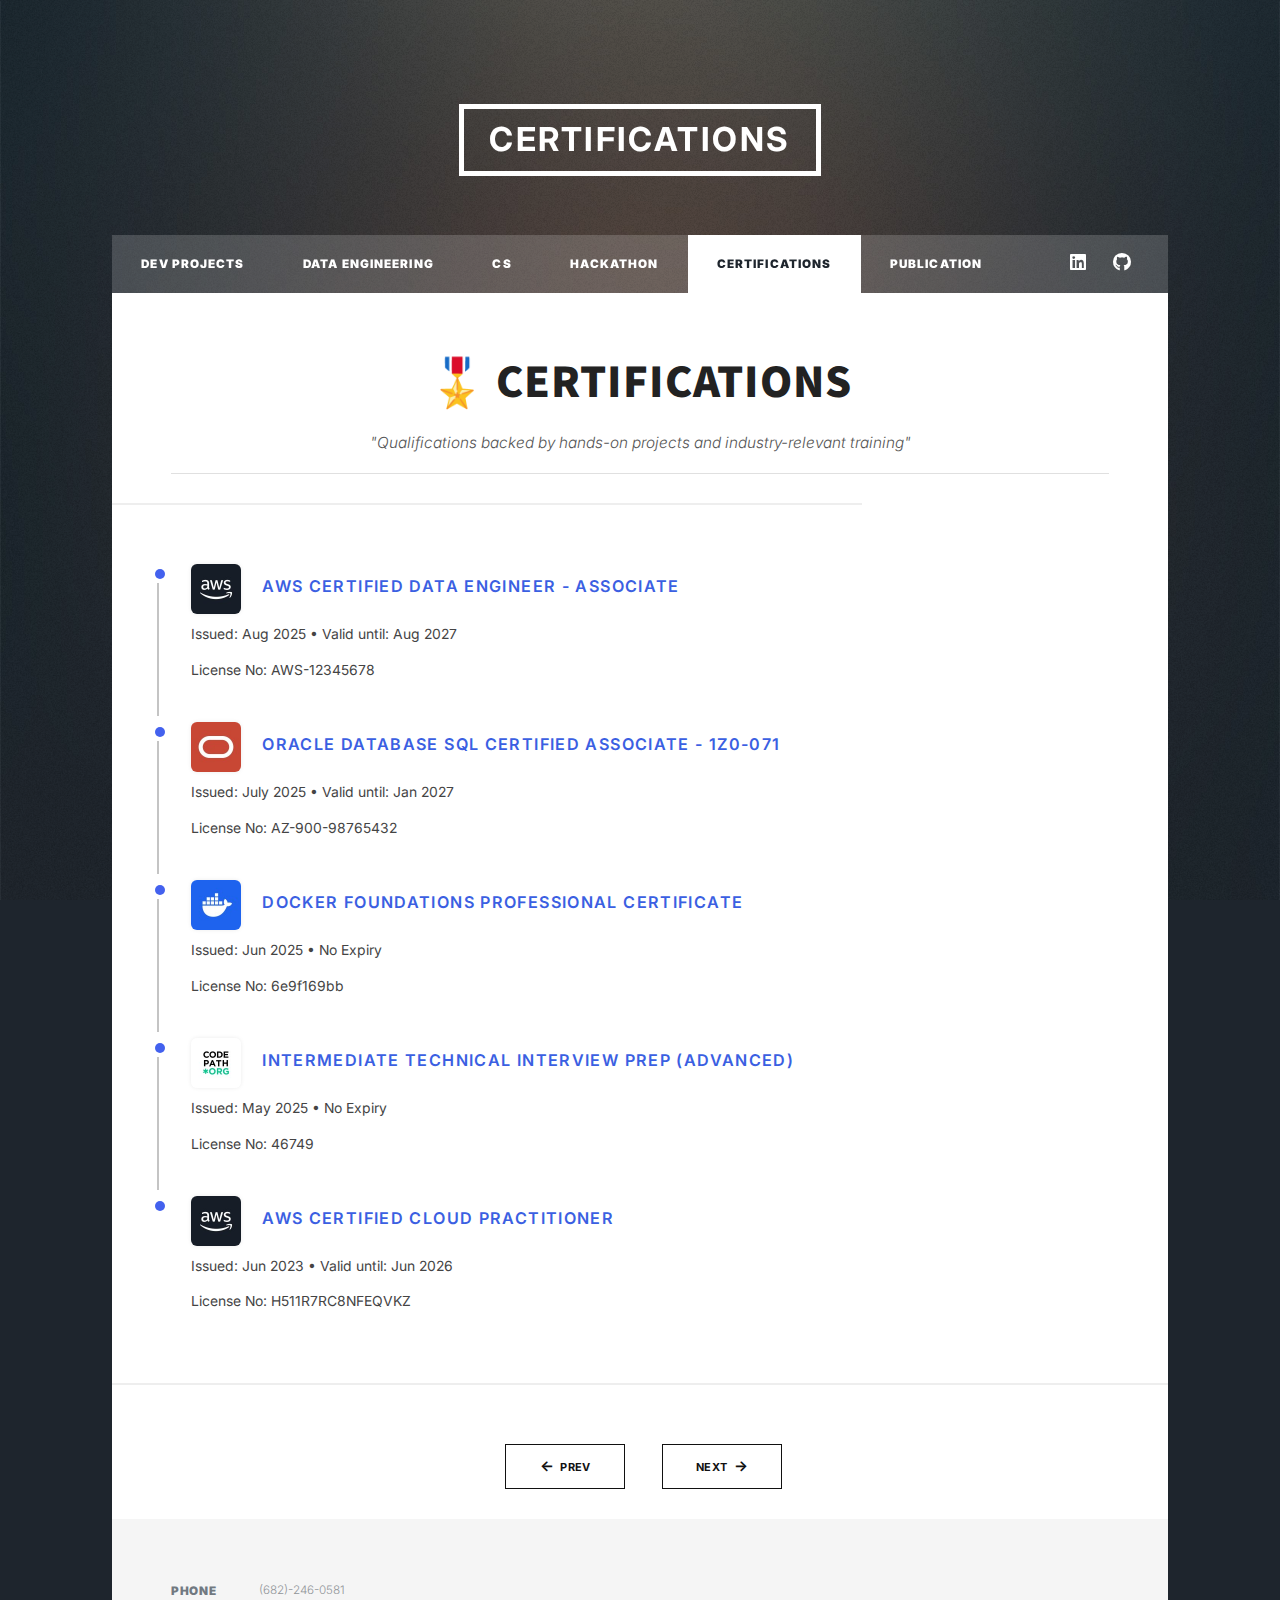
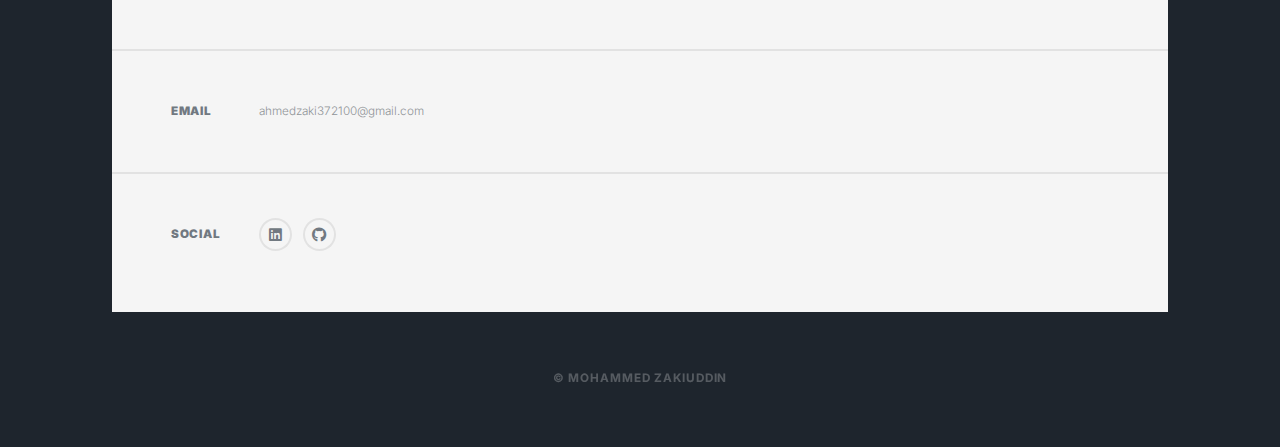
<file: distributed.html>
<!DOCTYPE HTML>
<html lang="en">

<head>
    <title>Certifications - Mohammed Zakiuddin</title>
    <meta charset="utf-8" />
    <meta name="viewport" content="width=device-width, initial-scale=1, user-scalable=no" />
    <link rel="stylesheet" href="assets/css/main.css" />
    <link rel="icon" type="image/png" href="images/Icon.png" />
    <link href="https://fonts.googleapis.com/css2?family=Inter:wght@400;600&display=swap" rel="stylesheet">
    <noscript><link rel="stylesheet" href="assets/css/noscript.css" /></noscript>

    <style>
    
    /* give the nav tabs and footer the same Inter typeface */
    #nav .links a,
    #nav .icons a,
    #footer,
    #footer * {
        font-family: 'Inter', sans-serif !important;
    }

        /* put this at the very end of your <style> block */
    #header .logo,        /* framed CERTIFICATIONS banner */
    #copyright,           /* © Mohammed Zakiuddin line   */
    #copyright * {        /* and anything nested inside  */
        font-family: 'Inter', sans-serif !important;
        font-weight: 700;               /* keeps the bold look */
    }

    body {
        font-family: 'Inter', sans-serif;
    }

    .hero-row {
        display: inline-flex;
        align-items: center;
        gap: .6rem;
        line-height: 1;
        margin: 0 0 .45rem;
        font-size: 3.2rem;
    }

    .hero-title {
        font-size: 3.2rem;
        font-weight: 800;
        letter-spacing: 1px;
        text-transform: uppercase;
        color: #222;
        margin: 0;
    }

    .cert-hero {
        text-align: center;
        margin: 3.6rem 0 2rem;
    }

    .cert-hero p {
        font-style: italic;
        font-size: 1.05rem;
        color: #555;
        text-align: center;
        margin: 0.35rem auto .8rem !important;
    }

    .section-pagination {
        display: flex;
        justify-content: center;
        align-items: center;
        margin: 2.5rem auto 1.8rem;
    }

    .nav-buttons {
        display: flex;
        gap: 2rem;
        list-style: none;
        padding: 0;
        margin: 0;
    }

    .btn-nav {
        display: inline-flex;
        align-items: center;
        justify-content: center;
        padding: 0.6rem 1.5rem;
        border: 1px solid #111;
        font-size: 0.75rem;
        font-weight: 700;
        text-transform: uppercase;
        letter-spacing: 0.04em;
        color: #111;
        background: transparent;
        text-decoration: none;
        transition: background 0.2s ease, color 0.2s ease;
        min-width: 120px;
    }

    .btn-nav:hover {
        background: #111;
        color: #fff;
    }

    .btn-nav .icon {
        font-size: 1rem;
    }

    .prev .icon {
        margin-right: 0.4rem;
    }

    .next .icon {
        margin-left: 0.4rem;
    }

    .cert-list {
        max-width: 750px;
        margin: 3rem auto;
        padding-left: 2rem;
        position: relative;
    }

    .cert-item {
        position: relative;
        margin-bottom: 2.4rem;
        padding-left: 1.4rem;
        transition: background 0.3s ease, transform 0.2s ease;
        border-radius: 8px;
    }

    .cert-item:hover {
        background: #f8f9fc;
        transform: translateY(-2px);
    }

    .cert-item::before {
        content: '';
        position: absolute;
        top: 5px;
        left: -1.05rem;
        width: 10px;
        height: 10px;
        background-color: #4361ee;
        border-radius: 50%;
        z-index: 2;
    }

    .cert-item:hover::before {
        background-color: #1d4ed8;
        box-shadow: 0 0 0 4px rgba(67, 97, 238, 0.2);
    }

    .cert-item:not(:last-child)::after {
        content: '';
        position: absolute;
        left: -0.9rem;
        top: 1.3rem;
        bottom: -2rem;
        width: 2px;
        background-color: #c4c4c4;
        z-index: 0;
    }

    .cert-item h3 {
        margin: 0 0 0.3rem;
    }

    .cert-item h3 a {
        font-family: 'Inter', sans-serif;
        font-weight: 600;
        font-size: 1.1rem;
        color: #3b5fe2;
        text-decoration: none;
    }

    .cert-item h3 a:hover {
        text-decoration: underline;
    }

    .cert-item p {
        font-family: 'Inter', sans-serif;
        font-weight: 400;
        font-size: 0.95rem;
        color: #444;
        margin: 0.15rem 0;
    }

    .cert-header {
        display: flex;
        align-items: center;
        gap: 0.75rem;
        margin-bottom: 0.3rem;
    }

    .cert-logo {
        width: 50px;
        height: 50px;
        object-fit: contain;
        margin-right: 10px;
        vertical-align: middle;
        border-radius: 6px;
        box-shadow: 0 0 4px rgba(0,0,0,0.08);
        transition: transform 0.2s ease;
    }

    .cert-logo:hover {
        transform: scale(1.05);
    }

    @media (max-width: 768px) {
        .cert-list::before {
            display: none;
        }
    }

    </style>
</head>


<body class="is-preload">
    <div id="wrapper">
    <header id="header">
        <a href="index.html" class="logo">Certifications</a>
    </header>

    <nav id="nav">
        <ul class="links">
            <li><a href="index.html">Dev Projects</a></li>
            <li><a href="d_engineering.html">Data Engineering</a></li>
            <li><a href="generic.html">CS</a></li>
            <li><a href="hackathons.html">Hackathon</a></li>
            <li class="active"><a href="distributed.html">Certifications</a></li>
            <li><a href="elements.html">Publication</a></li>
        </ul>
        <ul class="icons">
            <li><a href="https://www.linkedin.com/in/mohammed-ahmed-zakiuddin-00138917b/" class="icon brands fa-linkedin" target="_blank"><span          class="label">LinkedIn</span></a></li>
            <li><a href="https://github.com/MohammedAhmedZakiuddin/" class="icon brands fa-github" target="_blank"><span class="label">GitHub</span></a></li>
        </ul>
    </nav>

    <div id="main">
        <header class="cert-hero">
            <div class="hero-row">
                <span style="font-size:3.2rem;">🎖️</span>
                <h2 class="hero-title">Certifications</h2>
            </div>
        <p>"Qualifications backed by hands-on projects and industry-relevant training"</p>
        <hr style="width:100%; max-width:1040px; border:none; border-top:1px solid #e0e0e0; margin:0 auto;">
        </header>

        <section class="cert-list">
            <div class="cert-item">
                <div class="cert-header">
                    <img src="images/aws.jpg" alt="AWS Logo" class="cert-logo">
                    <h3><a href="https://www.credly.com/badges/sample-aws" target="_blank">AWS Certified Data Engineer - Associate</a></h3>
                </div>
                <p>Issued: Aug 2025 • Valid until: Aug 2027</p>
                <p>License No: AWS-12345678</p>
            </div>

            <div class="cert-item">
                <div class="cert-header">
                    <img src="images/oracle_logo.jpg" alt="Oracle Logo" class="cert-logo">
                    <h3><a href="https://www.credly.com/badges/sample-azure" target="_blank">Oracle Database SQL Certified Associate - 1Z0-071</a></h3>
                </div>
                <p>Issued: July 2025 • Valid until: Jan 2027</p>
                <p>License No: AZ-900-98765432</p>
            </div>

            <div class="cert-item">
                <div class="cert-header">
                    <img src="images/docker_logo.jpg" alt="Docker Logo" class="cert-logo">
                    <h3><a href="https://www.linkedin.com/learning/certificates/6e9f169bb264e70cd3e9a4120a13c1ee3d282529f81c222342261f03c3f2d79a" target="_blank">Docker Foundations Professional Certificate</a></h3>
                </div>
                <p>Issued: Jun 2025 • No Expiry</p>
                <p>License No: 6e9f169bb</p>
            </div>

            <div class="cert-item">
                <div class="cert-header">
                    <img src="images/codepath_org_logo.jpg" alt="Interview Prep" class="cert-logo">
                    <h3><a href="https://www.credly.com/badges/sample-oci" target="_blank">Intermediate Technical Interview Prep (Advanced)</a></h3>
                </div>
                <p>Issued: May 2025 • No Expiry</p>
                <p>License No: 46749</p>
            </div>

            <div class="cert-item">
                <div class="cert-header">
                    <img src="images/aws.jpg" alt="AWS Cloud Practitioner" class="cert-logo">
                    <h3><a href="https://www.credly.com/badges/60423dd1-ac61-4060-b84a-f5d8845b3391/linked_in_profile" target="_blank">AWS Certified Cloud Practitioner</a></h3>
                </div>
                <p>Issued: Jun 2023 • Valid until: Jun 2026</p>
                <p>License No: H511R7RC8NFEQVKZ</p>
            </div>
        </section>

        <footer class="section-pagination">
            <ul class="nav-buttons">
                <li>
                    <a href="hackathons.html" class="btn-nav prev">
                        <span class="icon">←</span> Prev
                    </a>
                </li>
                <li>
                    <a href="elements.html" class="btn-nav next">
                        Next <span class="icon">→</span>
                    </a>
                </li>
            </ul>
        </footer>
    </div>

    <footer id="footer">
        <section class="split contact">
            <section>
                <h3>Phone</h3>
                <p>(682)-246-0581</p>
            </section>
            <section>
                <h3>Email</h3>
                <p>ahmedzaki372100@gmail.com</p>
            </section>
            <section>
                <h3>Social</h3>
                <ul class="icons alt">
                <li><a href="https://www.linkedin.com/in/mohammed-ahmed-zakiuddin-00138917b/" class="icon brands alt fa-linkedin"><span class="label">LinkedIn</span></a></li>
                <li><a href="https://github.com/MohammedAhmedZakiuddin/" class="icon brands alt fa-github"><span class="label">GitHub</span></a></li>
                </ul>
            </section>
        </section>
    </footer>

    <div id="copyright">
        <ul>
            <li>&copy; Mohammed Zakiuddin</li>
        </ul>
    </div>
    </div>

    <script src="assets/js/jquery.min.js"></script>
    <script src="assets/js/jquery.scrollex.min.js"></script>
    <script src="assets/js/jquery.scrolly.min.js"></script>
    <script src="assets/js/browser.min.js"></script>
    <script src="assets/js/breakpoints.min.js"></script>
    <script src="assets/js/util.js"></script>
    <script src="assets/js/main.js"></script>
</body>
</html>
</file>
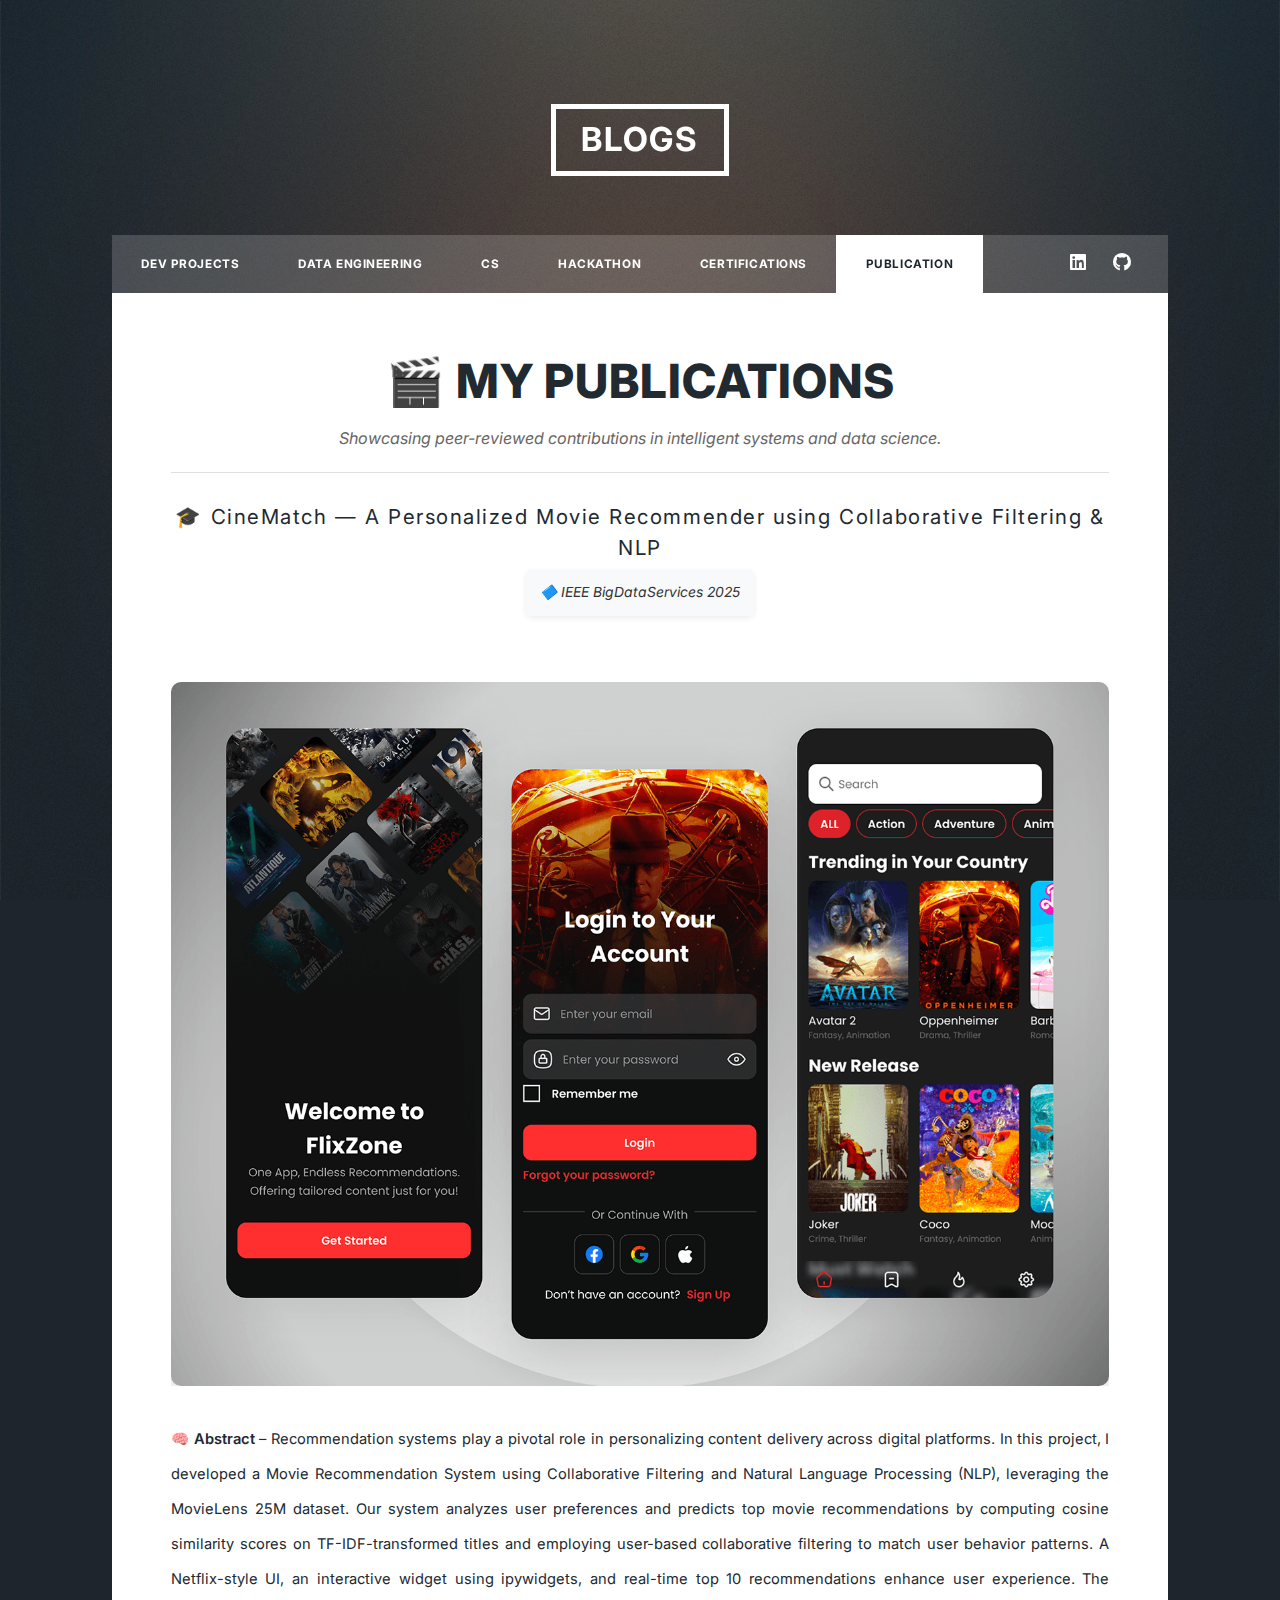
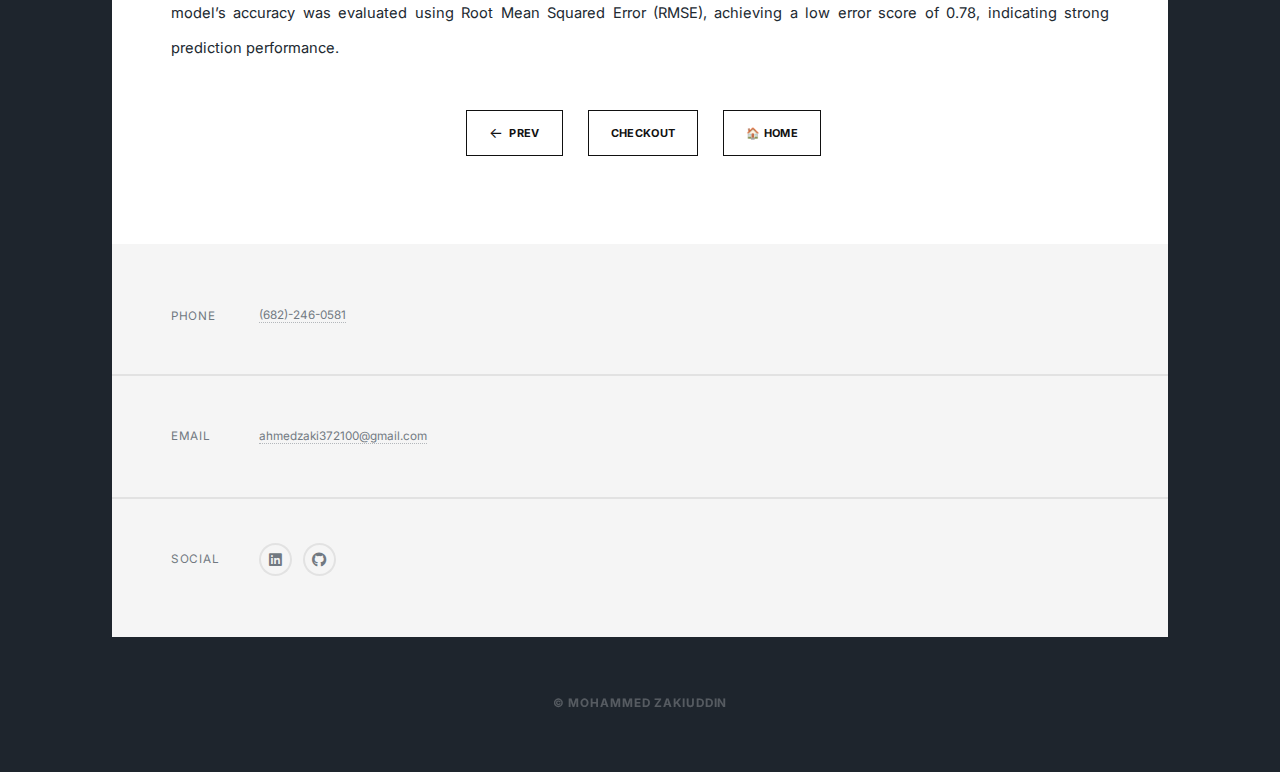
<file: elements.html>
<!DOCTYPE HTML>
<html lang="en">

<head>
    <title>Blogs - Mohammed Zakiuddin</title>
    <meta charset="utf-8" />
    <meta name="viewport" content="width=device-width, initial-scale=1, user-scalable=no" />
    <link rel="stylesheet" href="assets/css/main.css" />
    <noscript><link rel="stylesheet" href="assets/css/noscript.css" /></noscript>

    <!-- ── Page-specific CSS (font switch + existing rules) ──────────────── -->
    <style>
    /* 1 ▸ bring in Inter (400-800) */
    @import url('https://fonts.googleapis.com/css2?family=Inter:wght@400;600;700;800&display=swap');

    /* 2 ▸ global font reset */
    html, body,
    h1, h2, h3, h4, h5, h6,
    p, ul, ol, li,
    a, span, div,
    button, input, select, textarea{
        font-family:'Inter',sans-serif !important;
        font-weight:400;
    }

    /* 3 ▸ nav tabs & header logo bold */
    #nav .links a,
    #header .logo{
        font-weight:700;              /* keep solid look */
        letter-spacing:.05em;
    }

    /* 4 ▸ copyright strip */
    #copyright,
    #copyright *{
        font-family:'Inter',sans-serif !important;
        font-weight:700;
    }

    /* ===== Unified Pagination Buttons (unchanged, now in Inter) ========= */
    .section-pagination{margin:3rem 0 2rem;text-align:center;}
    .nav-buttons{
        display:inline-flex;flex-wrap:wrap;gap:1.2rem;
        padding:0;margin:0;list-style:none;justify-content:center;
    }
    .btn-nav{
        display:inline-flex;align-items:center;justify-content:center;
        padding:.6rem 1.5rem;border:1px solid #111;
        font-size:.75rem;font-weight:700;letter-spacing:.03em;
        text-transform:uppercase;color:#111;background:transparent;
        text-decoration:none;transition:background .2s ease,color .2s ease;
    }
    .btn-nav:hover{background:#111;color:#fff;}
    .btn-nav .icon{font-size:1rem;}
    .prev .icon{margin-right:.4rem;}
    .next .icon{margin-left :.4rem;}

    /* ===== main post spacing (unchanged) ===== */
    #main .post{padding-top:4.25rem;}

    /* ——— make “MY PUBLICATIONS” match the bold Certifications style ——— */
    .post header.major h1,
    .post header.major h1 span{
        font-weight: 800 !important;     /* heavy like the Certifications hero */
        letter-spacing: 1px;             /* same tracking                     */
        text-transform: uppercase;       /* ensures full caps, if desired     */
    }


    </style>
</head>

<body class="is-preload">

    <div id="wrapper">

        <!-- Header -->
        <header id="header">
            <a href="index.html" class="logo">BLOGS</a>
        </header>

        <!-- Nav -->
        <nav id="nav">
            <ul class="links">
                <li><a href="index.html">Dev Projects</a></li>
                <li><a href="d_engineering.html">Data Engineering</a></li>
                <li><a href="generic.html">CS</a></li>
                <li><a href="hackathons.html">Hackathon</a></li>
                <li><a href="distributed.html">Certifications</a></li>
                <li class="active"><a href="elements.html">Publication</a></li>
            </ul>
            <ul class="icons">
                <li><a href="https://www.linkedin.com/in/mohammed-ahmed-zakiuddin-00138917b/" class="icon brands fa-linkedin"><span class="label">LinkedIn</span></a></li>
                <li><a href="https://github.com/MohammedAhmedZakiuddin/" class="icon brands fa-github"><span class="label">GitHub</span></a></li>
            </ul>
        </nav>

        <!-- Main -->
        <div id="main">

            <!-- Post -->
            <section class="post">
                <header class="major" style="text-align: center; margin-bottom: 2rem; padding-bottom: 1.2rem; border-bottom: 1px solid #e0e0e0;">
                    <h1 style="font-size: 3.2rem; margin-bottom: 1rem;">
                        🎬 <span style="letter-spacing: 1px;">MY PUBLICATIONS</span>
                    </h1>
                    <p style="font-size: 1.1rem; font-style: italic; color: #666; margin-top: 0;">
                        Showcasing peer-reviewed contributions in intelligent systems and data science.
                    </p>
                </header>

                <article>
                    <header style="text-align: center; margin-bottom: 2rem;">
                        <h2 style="font-size: 1.4rem; font-weight: 400; line-height: 1.5; margin-bottom: 0.8rem; text-transform: none; font-family: Georgia, 'Times New Roman', serif;">
                            <a href="https://www.dropbox.com/scl/fi/yqsk1ottoo8evfypn0fbi/IEEE_Research_Paper_Mohammed_Zakiuddin.pdf?rlkey=cwymtcj56akxxj1z4bu8ulb4s&st=nrg3cfcr&dl=0" target="_blank" style="text-decoration: none; color: inherit;">
                                🎓 CineMatch — A Personalized Movie Recommender using Collaborative Filtering & NLP
                            </a>
                        </h2>

                        <p style="display: inline-block; background: #f8f9fa; padding: 6px 14px; border-radius: 6px; font-size: 0.95rem; font-style: italic; color: #333; box-shadow: 0 2px 6px rgba(0,0,0,0.08);">
                            <span style="color: #007bff;">🔷</span> IEEE BigDataServices 2025
                        </p>
                    </header>

                    <a href="https://www.dropbox.com/scl/fi/yqsk1ottoo8evfypn0fbi/IEEE_Research_Paper_Mohammed_Zakiuddin.pdf?rlkey=cwymtcj56akxxj1z4bu8ulb4s&st=nrg3cfcr&dl=0" target="_blank" class="image fit">
                        <img src="images/MVS.png" alt="Movie Recommendation System UI" style="box-shadow: 0 10px 25px rgba(0,0,0,0.15); border-radius: 10px;" />
                    </a>

                    <p>
                        🧠 <strong>Abstract</strong> – Recommendation systems play a pivotal role in personalizing content delivery across digital platforms. In this project, I developed a Movie Recommendation System using Collaborative Filtering and Natural Language Processing (NLP), leveraging the MovieLens 25M dataset.

                        Our system analyzes user preferences and predicts top movie recommendations by computing cosine similarity scores on TF-IDF-transformed titles and employing user-based collaborative filtering to match user behavior patterns.

                        A Netflix-style UI, an interactive widget using ipywidgets, and real-time top 10 recommendations enhance user experience. The model’s accuracy was evaluated using Root Mean Squared Error (RMSE), achieving a low error score of 0.78, indicating strong prediction performance.
                    </p>

                    <!-- Consistent Button Layout -->
                    <footer class="section-pagination">
                        <ul class="nav-buttons">
                            <li>
                                <a href="distributed.html" class="btn-nav prev">
                                    <span class="icon">←</span> Prev
                                </a>
                            </li>
                            <li>
                                <a href="https://www.dropbox.com/scl/fi/yqsk1ottoo8evfypn0fbi/IEEE_Research_Paper_Mohammed_Zakiuddin.pdf?rlkey=cwymtcj56akxxj1z4bu8ulb4s&st=nrg3cfcr&dl=0" class="btn-nav" target="_blank">
                                    Checkout
                                </a>
                            </li>
                            <li>
                                <a href="index.html" class="btn-nav">
                                    🏠 Home
                                </a>
                            </li>
                        </ul>
                    </footer>
                </article>
            </section>
        </div>

        <!-- Footer -->
        <footer id="footer">
            <section class="split contact">
                <section>
                    <h3>Phone</h3>
                    <p><a href="#">(682)-246-0581</a></p>
                </section>
                <section>
                    <h3>Email</h3>
                    <p><a href="#">ahmedzaki372100@gmail.com</a></p>
                </section>
                <section>
                    <h3>Social</h3>
                    <ul class="icons alt">
                        <li><a href="https://www.linkedin.com/in/mohammed-ahmed-zakiuddin-00138917b/" class="icon brands alt fa-linkedin"><span class="label">LinkedIn</span></a></li>
                        <li><a href="https://github.com/MohammedAhmedZakiuddin/" class="icon brands alt fa-github"><span class="label">GitHub</span></a></li>
                    </ul>
                </section>
            </section>
        </footer>

        <!-- Copyright -->
        <div id="copyright">
            <ul>
                <li>&copy; Mohammed Zakiuddin</li>
            </ul>
        </div>

    </div>

    <!-- Scripts -->
    <script src="assets/js/jquery.min.js"></script>
    <script src="assets/js/jquery.scrollex.min.js"></script>
    <script src="assets/js/jquery.scrolly.min.js"></script>
    <script src="assets/js/browser.min.js"></script>
    <script src="assets/js/breakpoints.min.js"></script>
    <script src="assets/js/util.js"></script>
    <script src="assets/js/main.js"></script>
</body>
</html>
</file>
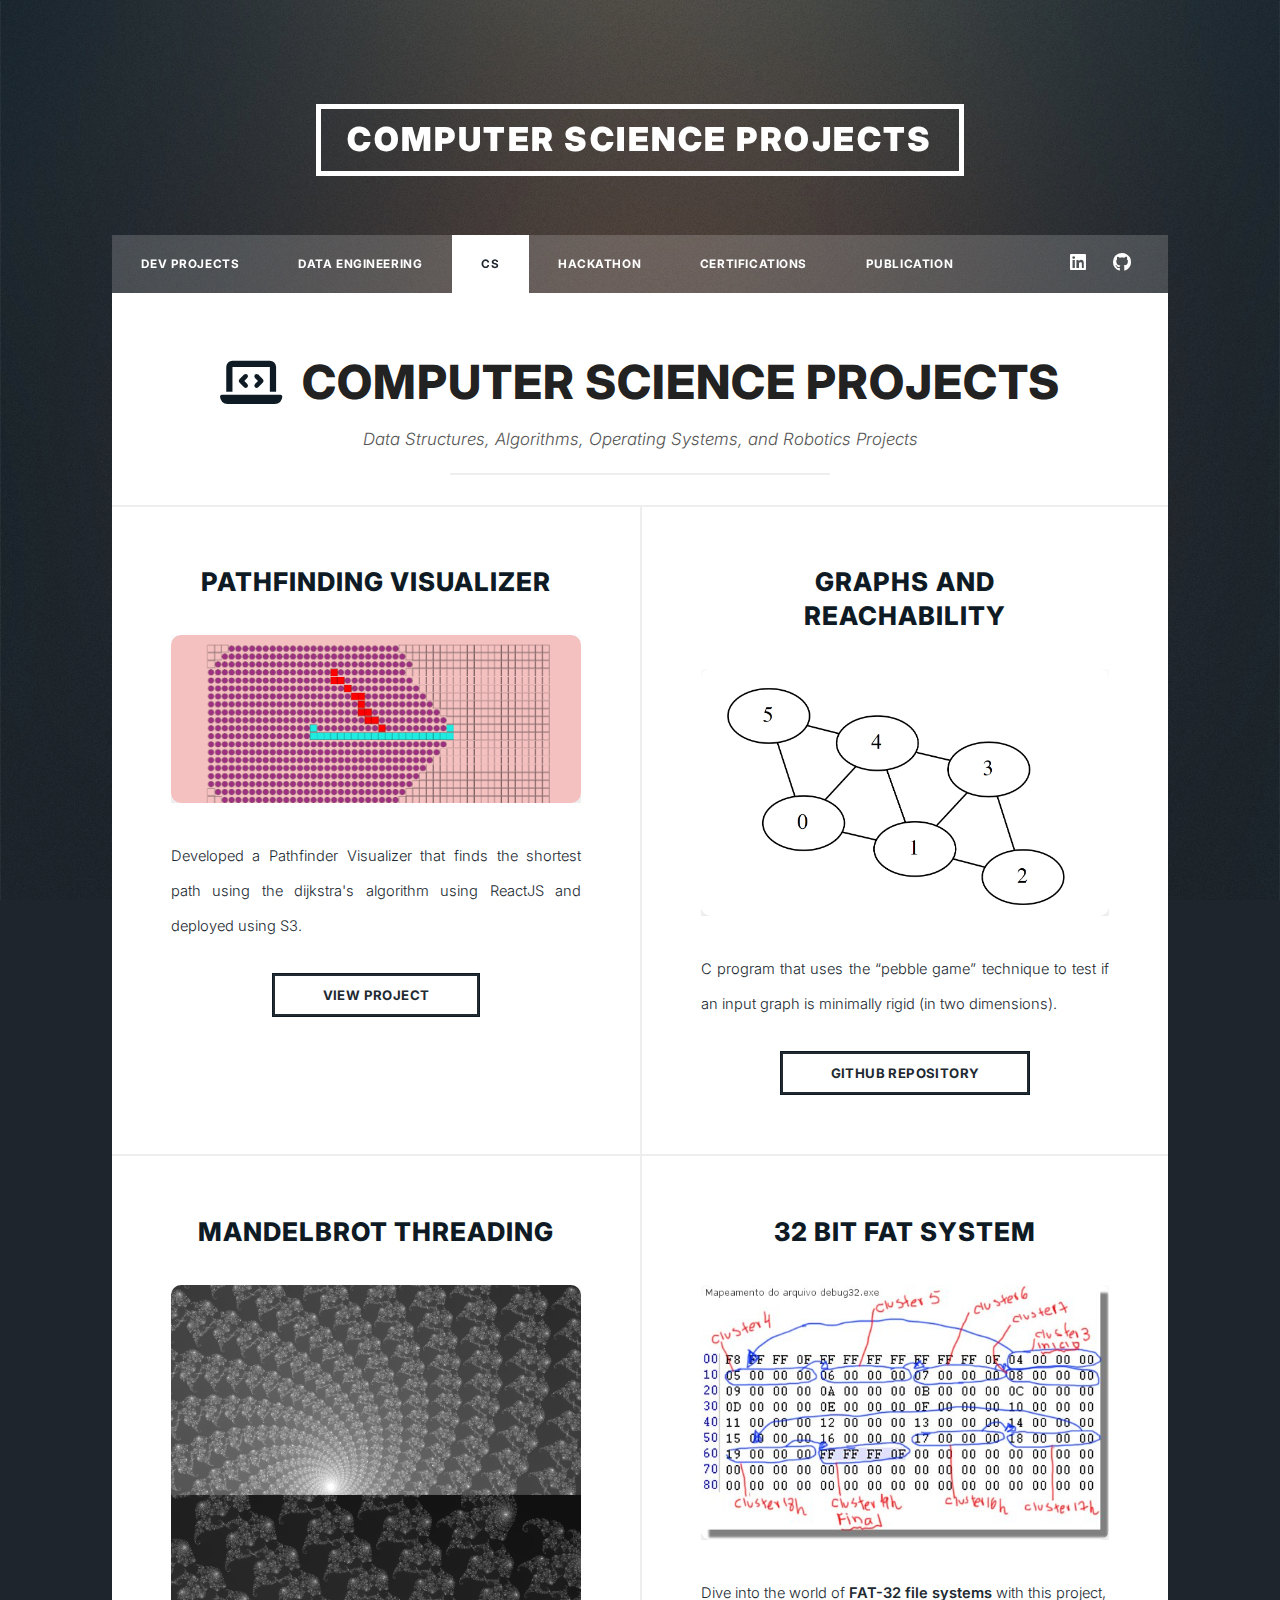
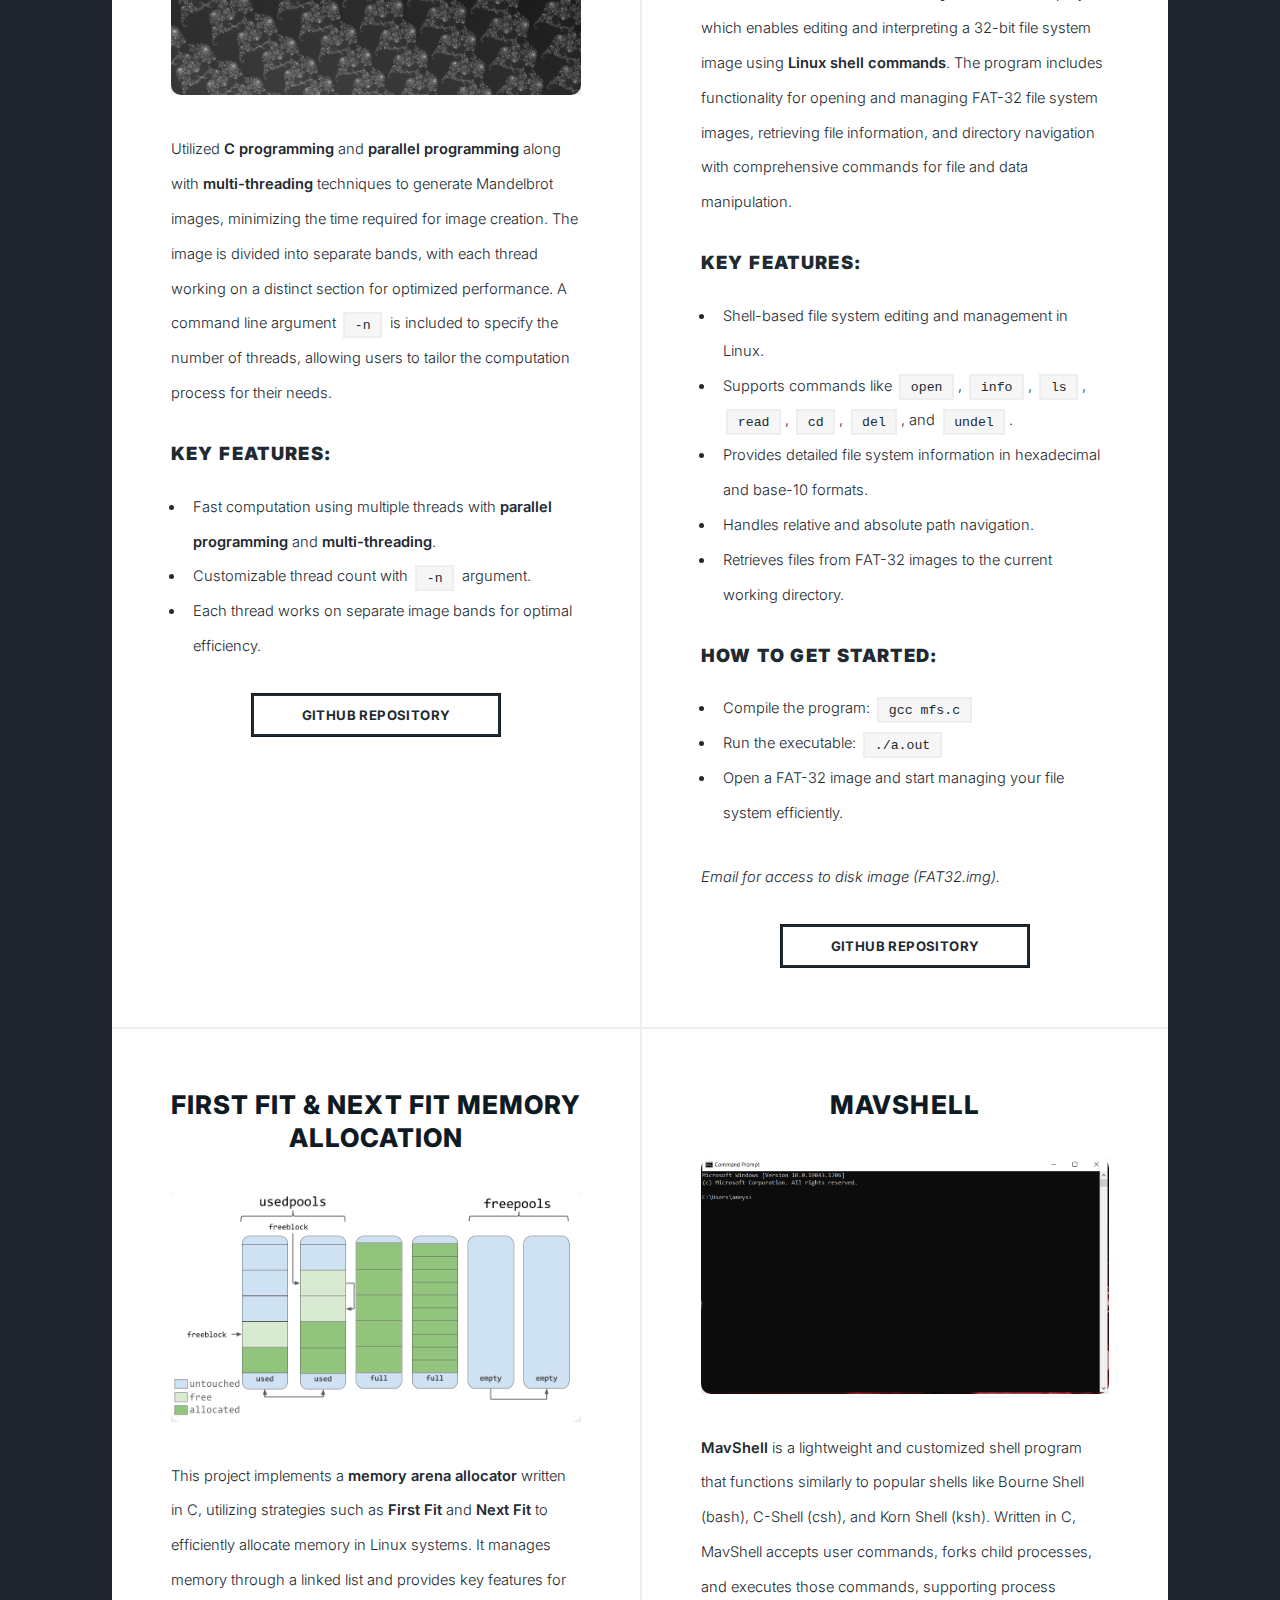
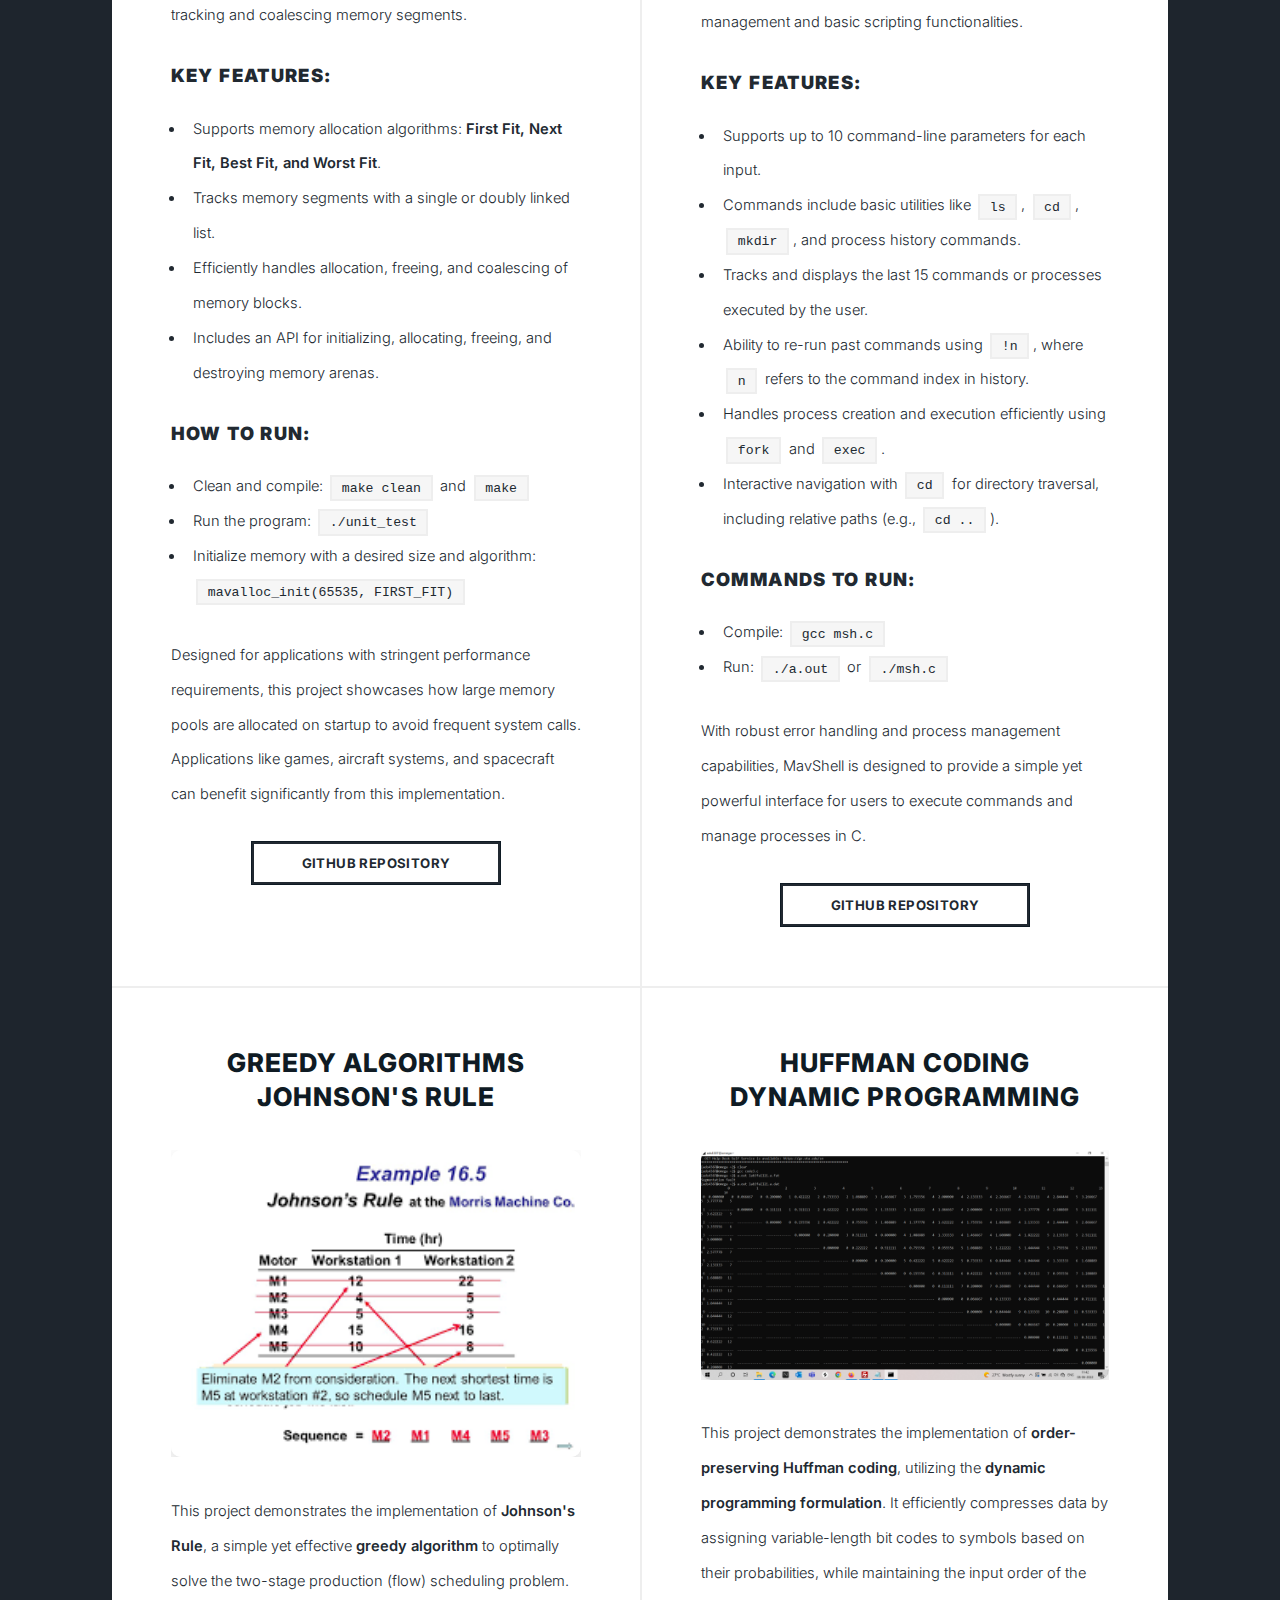
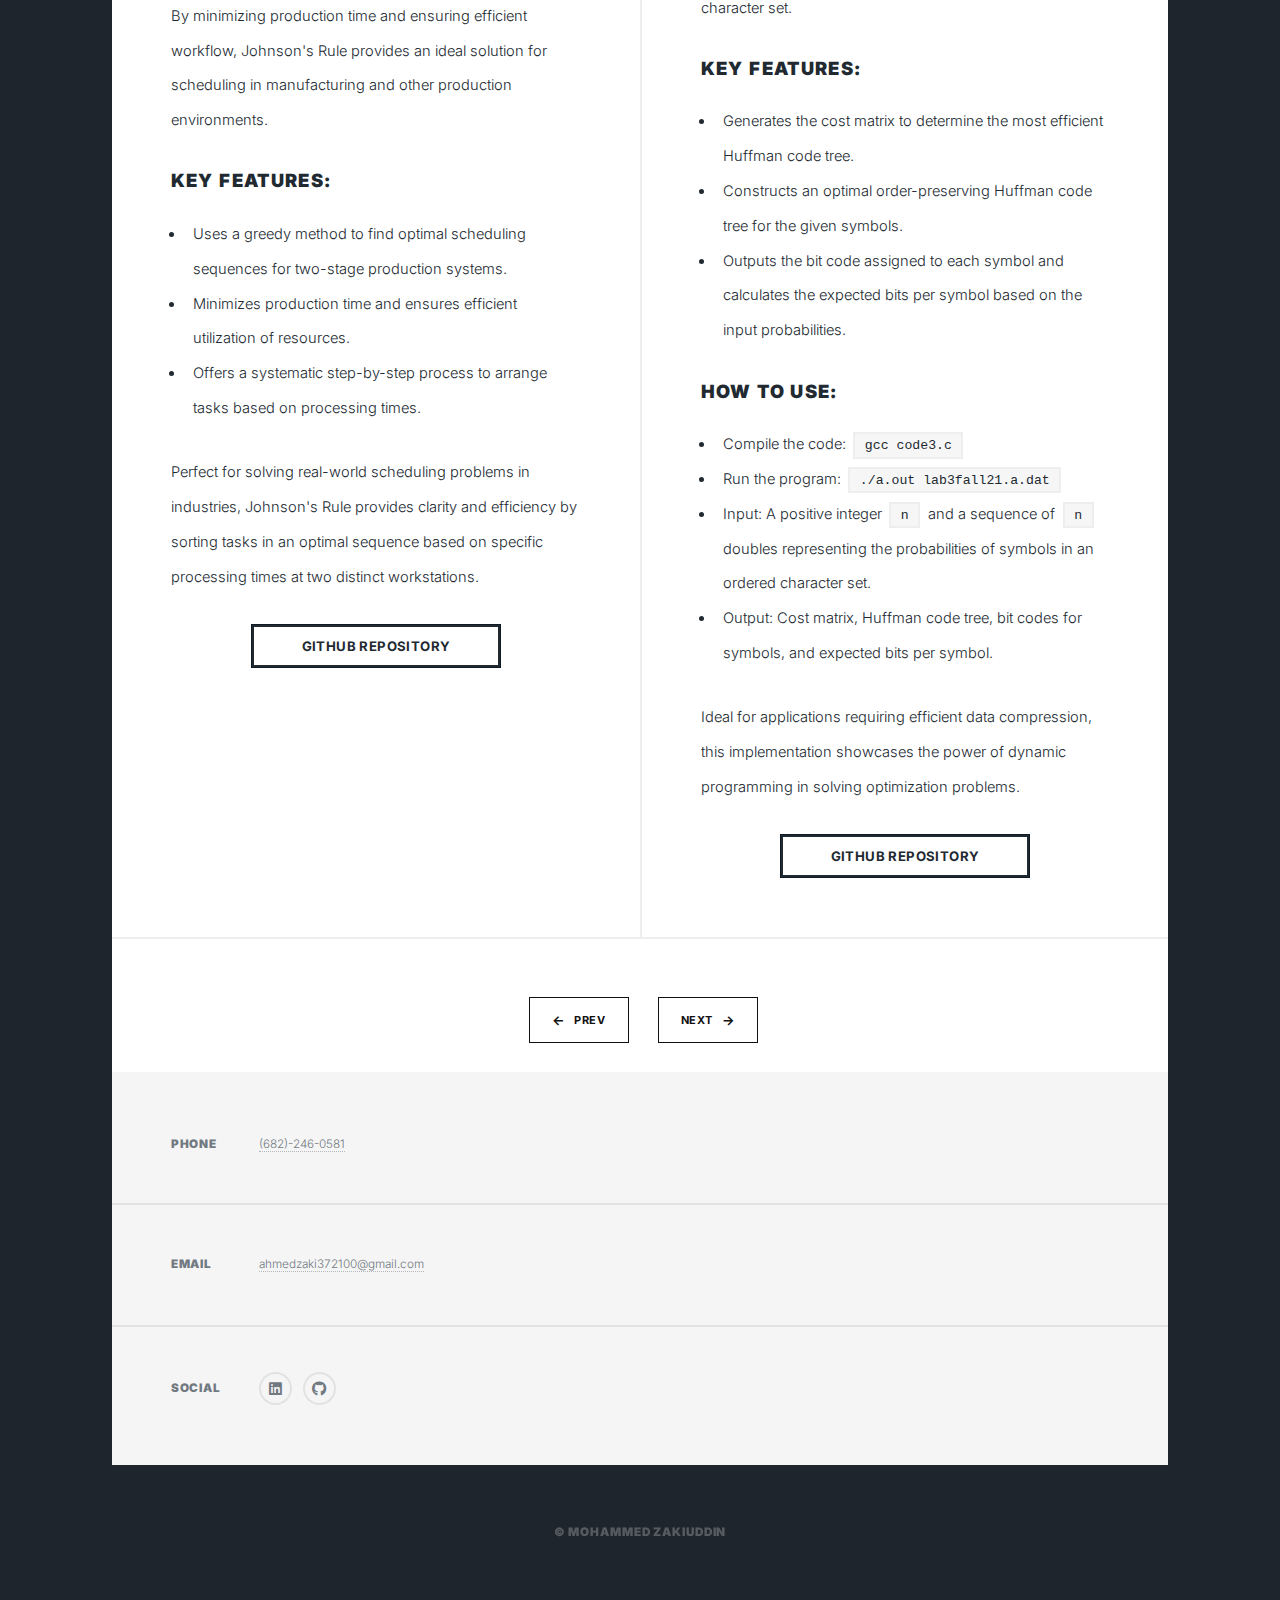
<file: generic.html>
<!DOCTYPE HTML>

<html lang="en">
<head>
	<title>DS & ALGO - Mohammed Zakiuddin</title>
	<meta charset="utf-8" />
	<meta name="viewport" content="width=device-width, initial-scale=1, user-scalable=no" />
	<link rel="stylesheet" href="assets/css/main.css" />
	<link rel="stylesheet" href="https://cdnjs.cloudflare.com/ajax/libs/font-awesome/6.5.0/css/all.min.css">

	<noscript>
		<link rel="stylesheet" href="assets/css/noscript.css" />
	</noscript>

<!-- ── Page-specific CSS (hero + project buttons only) ─────────────── -->
<style>
/* ▸ 1  bring in Inter (400-800) */
@import url('https://fonts.googleapis.com/css2?family=Inter:wght@400;600;700;800&display=swap');

/* ▸ 2  GLOBAL FONT SWITCH  */
html, body, button, input, select, textarea,
h1, h2, h3, h4, h5, h6,
p, a, li, blockquote, dt, dd, span, div{
    font-family:'Inter',sans-serif !important;   /* ← everything now Inter */
}

/* ---------- basic spacing (unchanged) ---------- */
#main{padding-top:0;}
#nav {margin-bottom:0;border-bottom:none;}

/* ---------- NAV TABS (keep solid bold look) ---- */
#nav .links a{
    font-weight:700;letter-spacing:.05em;
}

/* ---------- hero (icon + heading) -------------- */
.section-hero{margin-top:0;padding-top:1.4rem;text-align:center;}
.section-hero .title-row{line-height:1;}
.section-hero h2{
    font-size:3.2rem;font-weight:800;letter-spacing:1px;
    text-transform:uppercase;margin:0;color:#222;
}
.section-hero p{margin:.35rem auto 0;}
.section-hero .tagline{margin-top:.05rem;}
.section-hero hr{margin:1rem auto 0;width:380px;}
.hero-icon{font-size:3.4rem;color:#0f1b24;margin-right:.75rem;}

/* ---------- PROJECT TITLES -------------------- */
.posts h2,
.posts h2 a{
    font-weight:800;letter-spacing:.04em;color:#0f1b24;
}

/* ---------- PROJECT BUTTONS ------------------- */
.posts .actions.special .button{
    display:inline-flex;align-items:center;justify-content:center;
    padding:.95rem 3.4rem;

    border:1px solid #0f1b24;
    background:transparent;
    color:#0f1b24;

    font-weight:700;font-size:.9rem;
    letter-spacing:.03em;             /* tighter for Inter */
    text-transform:uppercase;text-decoration:none;
    transition:all .25s ease;
}
.posts .actions.special .button:hover,
.posts .actions.special .button:focus{
    background:#0f1b24;color:#fff;
}

/* ---------- (Prev/Next pager untouched) ------- */
</style>


</head>

<body class="is-preload">

	<!-- Wrapper -->
	<div id="wrapper">

		<!-- Header -->
		<header id="header">
			<a href="index.html" class="logo">Computer Science Projects</a>
		</header>

		<!-- Nav -->
		<nav id="nav">
			<ul class="links">
				<li><a href="index.html">Dev Projects</a></li>
				<li><a href="d_engineering.html">Data Engineering</a></li>
				<li class="active"><a href="generic.html">CS</a></li>
				<li><a href="hackathons.html">Hackathon</a></li>
				<li><a href="distributed.html">Certifications</a></li>
				<li><a href="elements.html">Publication</a></li>
			</ul>
			<ul class="icons">
				<li><a href="https://www.linkedin.com/in/mohammed-ahmed-zakiuddin-00138917b/" class="icon brands fa-linkedin"><span
							class="label">LinkedIn</span></a></li>
				<li><a href="https://github.com/MohammedAhmedZakiuddin/" class="icon brands fa-github"><span
							class="label">GitHub</span></a></li>
			</ul>
		</nav>

		<!-- Main -->
		<div id="main">
		<!-- ===== CS HERO ===== -->
		<header class="section-hero" style="text-align:center;">
			<div class="title-row" style="display:inline-flex;align-items:center;gap:.6rem;line-height:1;">
				<i class="fas fa-laptop-code hero-icon"></i>   <!-- NEW ICON -->
				<h2 style="font-size:3.2rem;font-weight:800;letter-spacing:1px;text-transform:uppercase;color:#222;margin:0;">
					Computer&nbsp;Science&nbsp;Projects
				</h2>
			</div>

			<p class="tagline"
			style="font-size:1.15rem;font-style:italic;color:#555;margin:.35rem auto 0;">
				Data&nbsp;Structures,&nbsp;Algorithms,&nbsp;Operating&nbsp;Systems,&nbsp;and&nbsp;Robotics&nbsp;Projects
			</p>
			<hr style="margin:1rem auto 0;width:380px;">
		</header>



			<!-- Post -->
			<section class="posts">

				<article>
					<header>
						<h2><a href="http://visualize-djikstra.netlify.app" target="_blank">Pathfinding Visualizer<br />
							</a></h2>
					</header>
					<a href="http://visualize-djikstra.netlify.app" target="_blank" class="image fit"><img
							src="images/dijkstras.png" alt="" /></a>
					<p> Developed a Pathfinder Visualizer that finds the shortest path using the dijkstra's algorithm
						using ReactJS and deployed using S3.</p>
					<ul class="actions special">
						<li><a href="http://visualize-djikstra.netlify.app" target="_blank" class="button">View
								Project</a></li>
					</ul>
				</article>
				<article>
					<header>
						<h2><a href="https://github.com/Pistonamey/DS-ALGO_Graph_and_Reachability" target="blank">Graphs
								and<br />
								Reachability</a></h2>
					</header>
					<a href="https://github.com/Pistonamey/DS-ALGO_Graph_and_Reachability" target="blank"
						class="image fit"><img src="images/pebble.png" alt="" /></a>
					<p> C program that uses the “pebble game” technique to test if an input graph is minimally rigid (in
						two dimensions). </p>
					<ul class="actions special">
						<li><a href="https://github.com/Pistonamey/DS-ALGO_Graph_and_Reachability" target="blank"
								class="button">Github Repository</a></li>
					</ul>
				</article>
				<article>
					<header>
						<h2><a href="https://github.com/MohammedAhmedZakiuddin/MandelBrot" target="_blank">MandelBrot Threading<br /></a></h2>
					</header>
					<a href="https://github.com/MohammedAhmedZakiuddin/MandelBrot" target="_blank" class="image fit" style="display: block; text-align: left;">
						<img src="images/mandelb.png" alt="Mandelbrot fractal image" />
					</a>
					<p style="text-align: left;">
						Utilized <strong>C programming</strong> and <strong>parallel programming</strong> along with <strong>multi-threading</strong> techniques to generate Mandelbrot images, minimizing the time required for image creation.
						The image is divided into separate bands, with each thread working on a distinct section for optimized performance. A command line argument 
						<code>-n</code> is included to specify the number of threads, allowing users to tailor the computation process for their needs.
					</p>
					<h3 style="text-align: left;">Key Features:</h3>
					<ul style="text-align: left;">
						<li>Fast computation using multiple threads with <strong>parallel programming</strong> and <strong>multi-threading</strong>.</li>
						<li>Customizable thread count with <code>-n</code> argument.</li>
						<li>Each thread works on separate image bands for optimal efficiency.</li>
					</ul>
					<ul class="actions special" style="text-align: left;">
						<li>
							<a href="https://github.com/MohammedAhmedZakiuddin/MandelBrot" target="_blank" class="button">Github Repository</a>
						</li>
					</ul>
				</article>
				<article>
					<header>
						<h2><a href="https://github.com/MohammedAhmedZakiuddin/FAT32-FileSystem">32 Bit FAT System</a></h2>
					</header>
					<a href="https://github.com/MohammedAhmedZakiuddin/FAT32-FileSystem" target="_blank" class="image fit"><img src="images/Fat32.jpg" alt="FAT-32 File System" /></a>
					<p style="text-align: left;">
						Dive into the world of <strong>FAT-32 file systems</strong> with this project, which enables editing and interpreting a 32-bit file system image using <strong>Linux shell commands</strong>. The program includes functionality for opening and managing FAT-32 file system images, retrieving file information, and directory navigation with comprehensive commands for file and data manipulation.
					</p>
					<h3 style="text-align: left;">Key Features:</h3>
					<ul style="text-align: left;">
						<li>Shell-based file system editing and management in Linux.</li>
						<li>Supports commands like <code>open</code>, <code>info</code>, <code>ls</code>, <code>read</code>, <code>cd</code>, <code>del</code>, and <code>undel</code>.</li>
						<li>Provides detailed file system information in hexadecimal and base-10 formats.</li>
						<li>Handles relative and absolute path navigation.</li>
						<li>Retrieves files from FAT-32 images to the current working directory.</li>
					</ul>
					<h3 style="text-align: left;">How to Get Started:</h3>
					<ul style="text-align: left;">
						<li>Compile the program: <code>gcc mfs.c</code></li>
						<li>Run the executable: <code>./a.out</code></li>
						<li>Open a FAT-32 image and start managing your file system efficiently.</li>
					</ul>
					<p style="text-align: left;">
						<em>Email for access to disk image (FAT32.img).</em>
					</p>
					<ul class="actions special">
						<li><a href="https://github.com/MohammedAhmedZakiuddin/FAT32-FileSystem" target="_blank" class="button">Github Repository</a></li>
					</ul>
				</article>
				<article>
					<header>
						<h2><a href="https://github.com/MohammedAhmedZakiuddin/ArenaAllocator" target="blank">First Fit & Next Fit Memory Allocation</a></h2>
					</header>
					<a href="https://github.com/MohammedAhmedZakiuddin/ArenaAllocator" target="blank" class="image fit">
						<img src="images/mem_alloc.png" alt="Memory Allocation Strategies: First Fit and Next Fit" />
					</a>
					<p style="text-align: left;">
						This project implements a <strong>memory arena allocator</strong> written in C, utilizing strategies such as <strong>First Fit</strong> and <strong>Next Fit</strong> to efficiently allocate memory in Linux systems. It manages memory through a linked list and provides key features for tracking and coalescing memory segments.
					</p>
					<h3 style="text-align: left;">Key Features:</h3>
					<ul style="text-align: left;">
						<li>Supports memory allocation algorithms: <strong>First Fit, Next Fit, Best Fit, and Worst Fit</strong>.</li>
						<li>Tracks memory segments with a single or doubly linked list.</li>
						<li>Efficiently handles allocation, freeing, and coalescing of memory blocks.</li>
						<li>Includes an API for initializing, allocating, freeing, and destroying memory arenas.</li>
					</ul>
					<h3 style="text-align: left;">How to Run:</h3>
					<ul style="text-align: left;">
						<li>Clean and compile: <code>make clean</code> and <code>make</code></li>
						<li>Run the program: <code>./unit_test</code></li>
						<li>Initialize memory with a desired size and algorithm: <code>mavalloc_init(65535, FIRST_FIT)</code></li>
					</ul>
					<p style="text-align: left;">
						Designed for applications with stringent performance requirements, this project showcases how large memory pools are allocated on startup to avoid frequent system calls. Applications like games, aircraft systems, and spacecraft can benefit significantly from this implementation.
					</p>
					<ul class="actions special">
						<li><a href="https://github.com/MohammedAhmedZakiuddin/ArenaAllocator" target="blank" class="button">Github Repository</a></li>
					</ul>
				</article>
				<article>
					<header>
						<h2><a href="https://github.com/MohammedAhmedZakiuddin/MavShell" target="blank">MavShell</a></h2>
					</header>
					<a href="https://github.com/MohammedAhmedZakiuddin/MavShell" target="blank" class="image fit">
						<img src="images/mavshell.png" alt="MavShell Command Line Interface" />
					</a>
					<p style="text-align: left;">
						<strong>MavShell</strong> is a lightweight and customized shell program that functions similarly to popular shells like Bourne Shell (bash), C-Shell (csh), and Korn Shell (ksh). Written in C, MavShell accepts user commands, forks child processes, and executes those commands, supporting process management and basic scripting functionalities.
					</p>
					<h3 style="text-align: left;">Key Features:</h3>
					<ul style="text-align: left;">
						<li>Supports up to 10 command-line parameters for each input.</li>
						<li>Commands include basic utilities like <code>ls</code>, <code>cd</code>, <code>mkdir</code>, and process history commands.</li>
						<li>Tracks and displays the last 15 commands or processes executed by the user.</li>
						<li>Ability to re-run past commands using <code>!n</code>, where <code>n</code> refers to the command index in history.</li>
						<li>Handles process creation and execution efficiently using <code>fork</code> and <code>exec</code>.</li>
						<li>Interactive navigation with <code>cd</code> for directory traversal, including relative paths (e.g., <code>cd ..</code>).</li>
					</ul>
					<h3 style="text-align: left;">Commands to Run:</h3>
					<ul style="text-align: left;">
						<li>Compile: <code>gcc msh.c</code></li>
						<li>Run: <code>./a.out</code> or <code>./msh.c</code></li>
					</ul>
					<p style="text-align: left;">
						With robust error handling and process management capabilities, MavShell is designed to provide a simple yet powerful interface for users to execute commands and manage processes in C.
					</p>
					<ul class="actions special">
						<li>
							<a href="https://github.com/MohammedAhmedZakiuddin/MavShell" target="blank" class="button">Github Repository</a>
						</li>
					</ul>
				</article>
				<article>
					<header>
						<h2><a href="https://github.com/MohammedAhmedZakiuddin/JohnsonRule" target="blank">Greedy Algorithms<br />Johnson's Rule</a></h2>
					</header>
					<a href="https://github.com/MohammedAhmedZakiuddin/JohnsonRule" target="blank" class="image fit">
						<img src="images/johnsons.png" alt="Johnson's Rule for Two-Stage Production Scheduling" />
					</a>
					<p style="text-align: left;">
						This project demonstrates the implementation of <strong>Johnson's Rule</strong>, a simple yet effective <strong>greedy algorithm</strong> to optimally solve the two-stage production (flow) scheduling problem. By minimizing production time and ensuring efficient workflow, Johnson's Rule provides an ideal solution for scheduling in manufacturing and other production environments.
					</p>
					<h3 style="text-align: left;">Key Features:</h3>
					<ul style="text-align: left;">
						<li>Uses a greedy method to find optimal scheduling sequences for two-stage production systems.</li>
						<li>Minimizes production time and ensures efficient utilization of resources.</li>
						<li>Offers a systematic step-by-step process to arrange tasks based on processing times.</li>
					</ul>
					<p style="text-align: left;">
						Perfect for solving real-world scheduling problems in industries, Johnson's Rule provides clarity and efficiency by sorting tasks in an optimal sequence based on specific processing times at two distinct workstations.
					</p>
					<ul class="actions special">
						<li><a href="https://github.com/MohammedAhmedZakiuddin/JohnsonRule" target="blank" class="button">Github Repository</a></li>
					</ul>
				</article>
				<article>
					<header>
						<h2><a href="https://github.com/MohammedAhmedZakiuddin/HuffmanCoding" target="blank">Huffman Coding<br />Dynamic Programming</a></h2>
					</header>
					<a href="https://github.com/MohammedAhmedZakiuddin/HuffmanCoding" target="blank" class="image fit">
						<img src="images/hufman.png" alt="Huffman Coding with Dynamic Programming" />
					</a>
					<p style="text-align: left;">
						This project demonstrates the implementation of <strong>order-preserving Huffman coding</strong>, utilizing the <strong>dynamic programming formulation</strong>. It efficiently compresses data by assigning variable-length bit codes to symbols based on their probabilities, while maintaining the input order of the character set.
					</p>
					<h3 style="text-align: left;">Key Features:</h3>
					<ul style="text-align: left;">
						<li>Generates the cost matrix to determine the most efficient Huffman code tree.</li>
						<li>Constructs an optimal order-preserving Huffman code tree for the given symbols.</li>
						<li>Outputs the bit code assigned to each symbol and calculates the expected bits per symbol based on the input probabilities.</li>
					</ul>
					<h3 style="text-align: left;">How to Use:</h3>
					<ul style="text-align: left;">
						<li>Compile the code: <code>gcc code3.c</code></li>
						<li>Run the program: <code>./a.out lab3fall21.a.dat</code></li>
						<li>Input: A positive integer <code>n</code> and a sequence of <code>n</code> doubles representing the probabilities of symbols in an ordered character set.</li>
						<li>Output: Cost matrix, Huffman code tree, bit codes for symbols, and expected bits per symbol.</li>
					</ul>
					<p style="text-align: left;">
						Ideal for applications requiring efficient data compression, this implementation showcases the power of dynamic programming in solving optimization problems.
					</p>
					<ul class="actions special">
						<li><a href="https://github.com/MohammedAhmedZakiuddin/HuffmanCoding" target="blank" class="button">Github Repository</a></li>
					</ul>
				</article>
			</section>
			
			<footer class="section-pagination">
				<ul class="nav-buttons">
					<li>
						<a href="d_engineering.html" class="btn-nav prev">
							<span class="icon">←</span>
							PREV
						</a>
					</li>

					<!--  If you ever want extra buttons (e.g. Live Demo, GitHub) 
						just duplicate one <li> and change the label / link.  -->

					<li>
						<a href="hackathons.html" class="btn-nav next">
							NEXT
							<span class="icon">→</span>
						</a>
					</li>
				</ul>
			</footer>
		</div>

		<!-- Footer -->
		<footer id="footer">

			<section class="split contact">
				
				<section>
					<h3>Phone</h3>
					<p><a href="#">(682)-246-0581</a></p>
				</section>
				<section>
					<h3>Email</h3>
					<p><a href="#">ahmedzaki372100@gmail.com</a></p>
				</section>
				<section>
					<h3>Social</h3>
					<ul class="icons alt">
						<li><a href="https://www.linkedin.com/in/mohammed-ahmed-zakiuddin-00138917b/" class="icon brands alt fa-linkedin"><span
									class="label">Twitter</span></a></li>
						<li><a href="https://github.com/MohammedAhmedZakiuddin/" class="icon brands alt fa-github"><span
									class="label">GitHub</span></a></li>
					</ul>
				</section>
			</section>
		</footer>

		<!-- Copyright -->
		<div id="copyright">
			<ul>
				<li>&copy; Mohammed Zakiuddin</li>
			</ul>
		</div>

	</div>

	<!-- Scripts -->
	<script src="assets/js/jquery.min.js"></script>
	<script src="assets/js/jquery.scrollex.min.js"></script>
	<script src="assets/js/jquery.scrolly.min.js"></script>
	<script src="assets/js/browser.min.js"></script>
	<script src="assets/js/breakpoints.min.js"></script>
	<script src="assets/js/util.js"></script>
	<script src="assets/js/main.js"></script>

</body>

</html>
</file>
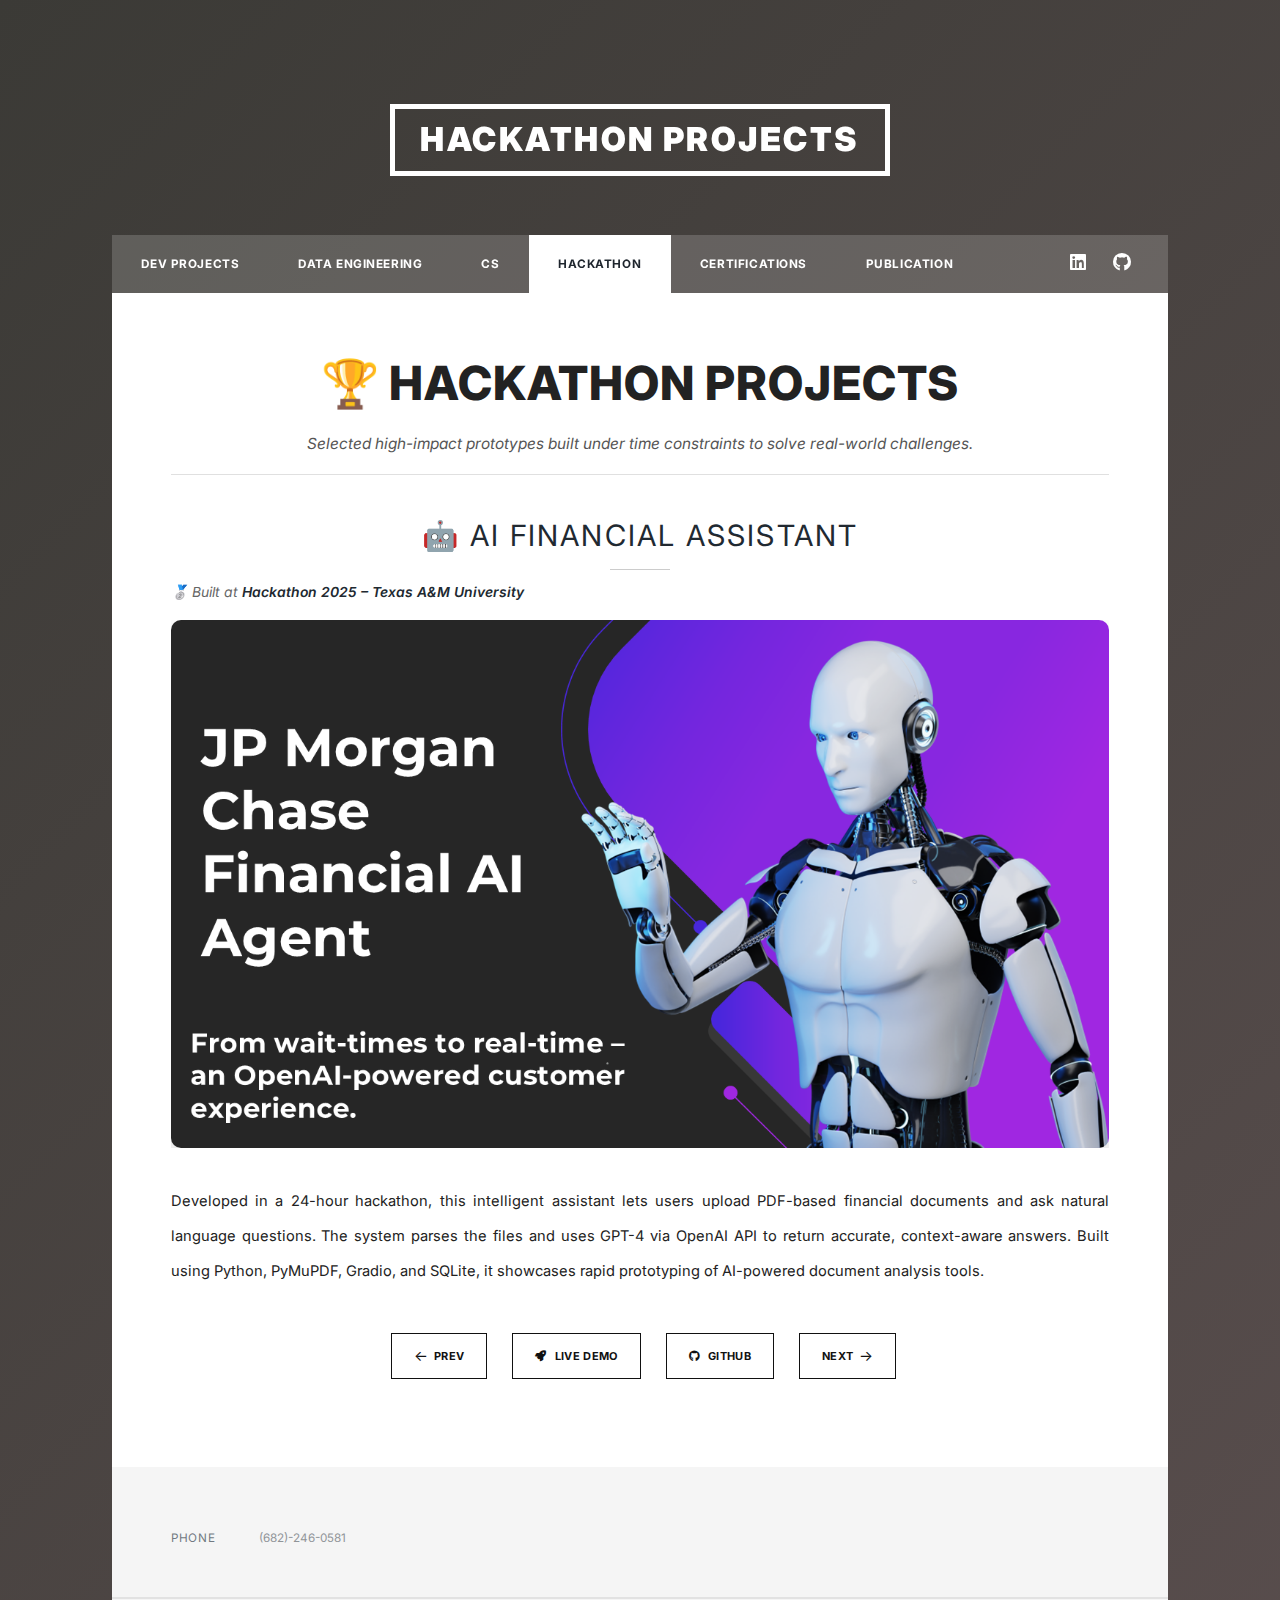
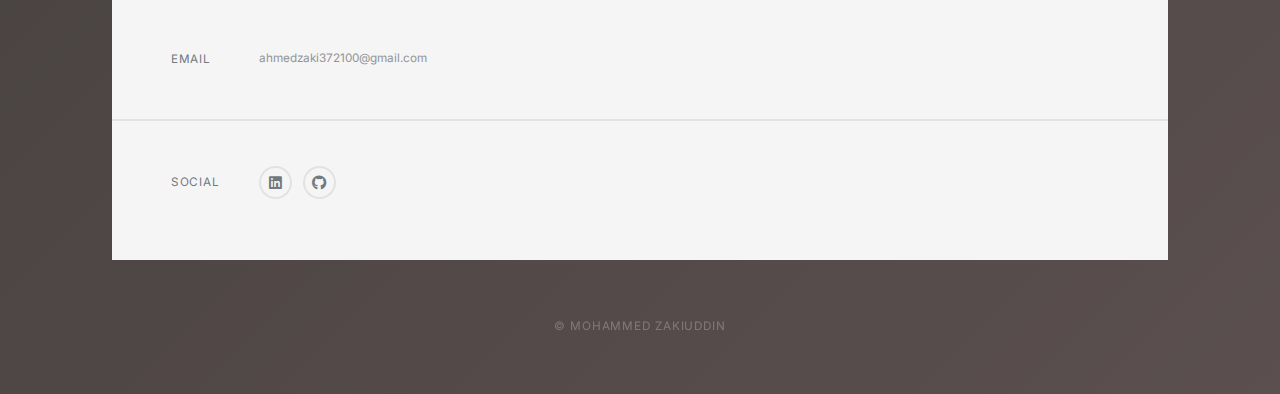
<file: hackathons.html>
<!DOCTYPE HTML>
<html lang="en">

<head>
    <title>Hackathons - Mohammed Zakiuddin</title>
    <meta charset="utf-8" />
    <meta name="viewport" content="width=device-width, initial-scale=1, user-scalable=no" />
    <link rel="stylesheet" href="assets/css/main.css" />
    <link rel="icon" type="image/png" href="images/Icon.png" />
    <noscript><link rel="stylesheet" href="assets/css/noscript.css" /></noscript>

<!-- ── Page-specific CSS (font switch only + existing rules) ─────────── -->
<style>
/* 1 ▸ load Inter (weights 400-800) */
@import url('https://fonts.googleapis.com/css2?family=Inter:wght@400;600;700;800&display=swap');

/* 2 ▸ GLOBAL FONT RESET  */
html, body,
h1, h2, h3, h4, h5, h6,
p, ul, ol, li,
a, span, div,
button, input, select, textarea{
    font-family:'Inter',sans-serif !important;
    font-weight:400;
}

/* (nav tabs need to stay bold) */
#nav .links a{ font-weight:700; letter-spacing:.05em; }

/* override the inline Georgia on the project sub-heading */
.hackathon-hero h3{ font-family:'Inter',sans-serif !important; }

/* ---------- HERO SECTION (unchanged except inheriting Inter) ---------- */
.hero-row{
    display:inline-flex;align-items:center;gap:.6rem;
    line-height:1;margin:0 0 .45rem;font-size:3.2rem;
}
.hero-row .hero-title{
    font-size:3.2rem;font-weight:800;letter-spacing:1px;
    text-transform:uppercase;color:#222;margin:0;
}
.hackathon-hero .hackathon-tagline{
    margin:.35rem auto .8rem!important;font-size:1.05rem;
    font-style:italic;color:#555;text-align:center;
}
#main .post.featured{padding-top:.5rem;}

/* ---------- UNIFIED NAV BUTTONS -------------------------------------- */
.section-pagination{margin:3rem 0 2rem;text-align:center;}
.nav-buttons{
    display:inline-flex;flex-wrap:wrap;gap:1.2rem;
    padding:0;margin:0;list-style:none;justify-content:center;
}
.btn-nav{
    display:inline-flex;align-items:center;justify-content:center;
    padding:.6rem 1.5rem;border:1px solid #111;
    font-size:.75rem;font-weight:700;letter-spacing:.03em;
    text-transform:uppercase;color:#111;background:transparent;
    text-decoration:none;transition:background .2s ease,color .2s ease;
}
.btn-nav:hover{background:#111;color:#fff;}
.btn-nav .icon{font-size:1rem;}
.prev .icon{margin-right:.4rem;}
.next .icon{margin-left :.4rem;}

/* Force background to match other sections like Blogs and CS */
body{
    background:linear-gradient(135deg,#3b3a36,#5b4f4f);
    color:#222;
}
</style>

</head>

<body class="is-preload">
    <div id="wrapper" class="fade-in">

        <!-- Header -->
        <header id="header">
            <a href="index.html" class="logo">Hackathon Projects</a>
        </header>

        <!-- Nav -->
        <nav id="nav">
            <ul class="links">
                <li><a href="index.html">Dev Projects</a></li>
                <li><a href="d_engineering.html">Data Engineering</a></li>
                <li><a href="generic.html">CS</a></li>
                <li class="active"><a href="hackathons.html">Hackathon</a></li>
                <li><a href="distributed.html">Certifications</a></li>
                <li><a href="elements.html">Publication</a></li>
            </ul>
            <ul class="icons">
                <li><a href="https://www.linkedin.com/in/mohammed-ahmed-zakiuddin-00138917b/" target="_blank"
                        class="icon brands fa-linkedin"><span class="label">LinkedIn</span></a></li>
                <li><a href="https://github.com/MohammedAhmedZakiuddin/" target="_blank"
                        class="icon brands fa-github"><span class="label">GitHub</span></a></li>
            </ul>
        </nav>

        <!-- Main -->
        <div id="main">
            <article class="post featured">

                <!-- ===== HERO HEADER ===== -->
                <header class="hackathon-hero" style="text-align:center; margin:3.6rem 0 2rem;">
                    <div class="hero-row">
                        <span style="font-size:3.2rem;">🏆</span>
                        <h2 class="hero-title">Hackathon&nbsp;Projects</h2>
                    </div>
                    <p class="hackathon-tagline">
                        Selected high-impact prototypes built under time constraints to solve real-world challenges.
                    </p>
                    <hr style="width:100%; max-width:1040px; border:none; border-top:1px solid #e0e0e0; margin:0 auto;">
                </header>

                <!-- ===== AI FINANCIAL ASSISTANT ===== -->
                <header style="text-align:center; margin:0 0 1.4rem;">
                    <h3 style="display:inline-flex; align-items:center; gap:0.5rem; font-family:Georgia,'Times New Roman',serif; font-size:2rem; font-weight:400; margin:0.6rem 0 0.4rem;">
                        🤖 AI Financial Assistant
                    </h3>
                    <hr style="width:60px; border:none; border-top:1px solid #ccc; margin:0.4rem auto;">
                    <p style="font-size:0.95rem; color:#666; font-style:italic; margin-bottom:0.6rem;">
                        🥈 Built at <strong>Hackathon 2025 – Texas A&amp;M University</strong>
                    </p>
                </header>

                <a href="assets/files/Hackathon_PPT.pdf" download class="image fit" style="margin-top:-10px;">
                    <img src="images/Hackathon_2025.png" alt="JP Morgan Chase Financial AI Agent" />
                </a>

                <p>
                    Developed in a 24-hour hackathon, this intelligent assistant lets users upload PDF-based financial documents
                    and ask natural language questions. The system parses the files and uses GPT-4 via OpenAI API to return
                    accurate, context-aware answers. Built using Python, PyMuPDF, Gradio, and SQLite, it showcases rapid
                    prototyping of AI-powered document analysis tools.
                </p>

                <!-- ===== NAV BUTTONS ===== -->
                <footer class="section-pagination">
                    <ul class="nav-buttons">
                        <li>
                            <a href="generic.html" class="btn-nav prev">
                                <span class="icon">←</span> Prev
                            </a>
                        </li>
                        <li>
                            <a href="https://huggingface.co/spaces/ahmedzaki3721/ai-financial-agent" class="btn-nav" target="_blank">
                                <i class="fas fa-rocket" style="margin-right: 8px;"></i>Live Demo
                            </a>
                        </li>
                        <li>
                            <a href="https://github.com/MohammedAhmedZakiuddin/AI_Financial_Agent" class="btn-nav" target="_blank">
                                <i class="fab fa-github" style="margin-right: 8px;"></i>GitHub
                            </a>
                        </li>
                        <li>
                            <a href="distributed.html" class="btn-nav next">
                                Next <span class="icon">→</span>
                            </a>
                        </li>
                    </ul>
                </footer>
            </article>
        </div>

        <!-- Footer -->
        <footer id="footer">
            <section class="split contact">
                <section>
                    <h3>Phone</h3>
                    <p>(682)-246-0581</p>
                </section>
                <section>
                    <h3>Email</h3>
                    <p>ahmedzaki372100@gmail.com</p>
                </section>
                <section>
                    <h3>Social</h3>
                    <ul class="icons alt">
                        <li><a href="https://www.linkedin.com/in/mohammed-ahmed-zakiuddin-00138917b/"
                                class="icon brands alt fa-linkedin"><span class="label">LinkedIn</span></a></li>
                        <li><a href="https://github.com/MohammedAhmedZakiuddin/"
                                class="icon brands alt fa-github"><span class="label">GitHub</span></a></li>
                    </ul>
                </section>
            </section>
        </footer>

        <!-- Copyright -->
        <div id="copyright">
            <ul>
                <li>&copy; Mohammed Zakiuddin</li>
            </ul>
        </div>
    </div>

    <!-- Scripts -->
    <script src="assets/js/jquery.min.js"></script>
    <script src="assets/js/browser.min.js"></script>
    <script src="assets/js/breakpoints.min.js"></script>
    <script src="assets/js/util.js"></script>
    <script src="assets/js/main.js"></script>
</body>
</html>
</file>
<file: assets/css/main.css>
@import url(fontawesome-all.min.css);
@import url("https://fonts.googleapis.com/css?family=Merriweather:300,700,300italic,700italic|Source+Sans+Pro:900");



html, body, div, span, applet, object,
iframe, h1, h2, h3, h4, h5, h6, p, blockquote,
pre, a, abbr, acronym, address, big, cite,
code, del, dfn, em, img, ins, kbd, q, s, samp,
small, strike, strong, sub, sup, tt, var, b,
u, i, center, dl, dt, dd, ol, ul, li, fieldset,
form, label, legend, table, caption, tbody,
tfoot, thead, tr, th, td, article, aside,
canvas, details, embed, figure, figcaption,
footer, header, hgroup, menu, nav, output, ruby,
section, summary, time, mark, audio, video {
	margin: 0;
	padding: 0;
	border: 0;
	font-size: 100%;
	font: inherit;
	vertical-align: baseline;}

article, aside, details, figcaption, figure,
footer, header, hgroup, menu, nav, section {
	display: block;}

body {
	line-height: 1;
}

ol, ul {
	list-style: none;
}

blockquote, q {
	quotes: none;
}

	blockquote:before, blockquote:after, q:before, q:after {
		content: '';
		content: none;
	}

table {
	border-collapse: collapse;
	border-spacing: 0;
}

body {
	-webkit-text-size-adjust: none;
}

mark {
	background-color: transparent;
	color: inherit;
}

input::-moz-focus-inner {
	border: 0;
	padding: 0;
}

input, select, textarea {
	-moz-appearance: none;
	-webkit-appearance: none;
	-ms-appearance: none;
	appearance: none;
}

/* Basic */

	@-ms-viewport {
		width: device-width;
	}

	body {
		-ms-overflow-style: scrollbar;
	}

	@media screen and (max-width: 480px) {

		html, body {
			min-width: 320px;
		}

	}

	html {
		box-sizing: border-box;
	}

	*, *:before, *:after {
		box-sizing: inherit;
	}

	body {
		background-color: #1e252d;
	}

		body.is-preload *, body.is-preload *:before, body.is-preload *:after {
			-moz-animation: none !important;
			-webkit-animation: none !important;
			-ms-animation: none !important;
			animation: none !important;
			-moz-transition: none !important;
			-webkit-transition: none !important;
			-ms-transition: none !important;
			transition: none !important;
		}

/* Type */

	html {
		font-size: 16pt;
	}

		@media screen and (max-width: 1680px) {

			html {
				font-size: 12pt;
			}

		}

		@media screen and (max-width: 1280px) {

			html {
				font-size: 11pt;
			}

		}

		@media screen and (max-width: 360px) {

			html {
				font-size: 10pt;
			}

		}

	body {
		color: #212931;
	}

	body, input, select, textarea {
		font-family: "Merriweather", Georgia, serif;
		font-weight: 300;
		font-size: 1rem;
		line-height: 2.375;
	}

	a {
		-moz-transition: color 0.2s ease-in-out, background-color 0.2s ease-in-out, border-color 0.2s ease-in-out, box-shadow 0.2s ease-in-out;
		-webkit-transition: color 0.2s ease-in-out, background-color 0.2s ease-in-out, border-color 0.2s ease-in-out, box-shadow 0.2s ease-in-out;
		-ms-transition: color 0.2s ease-in-out, background-color 0.2s ease-in-out, border-color 0.2s ease-in-out, box-shadow 0.2s ease-in-out;
		transition: color 0.2s ease-in-out, background-color 0.2s ease-in-out, border-color 0.2s ease-in-out, box-shadow 0.2s ease-in-out;
		border-bottom: dotted 1px;
		text-decoration: none;
	}

		a:hover {
			border-bottom-color: transparent;
		}

	strong, b {
		font-weight: 600;
	}

	em, i {
		font-style: italic;
	}

	p {
		text-align: justify;
		margin: 0 0 2rem 0;
	}

	h1, h2, h3, h4, h5, h6 {
		font-family: "Source Sans Pro", Helvetica, sans-serif;
		font-weight: 900;
		line-height: 1.5;
		letter-spacing: 0.075em;
		text-transform: uppercase;
		margin: 0 0 1rem 0;
	}

		h1 a, h2 a, h3 a, h4 a, h5 a, h6 a {
			border-bottom: 0;
			color: inherit;
			text-decoration: none;
		}

	h1 {
		font-size: 4rem;
		line-height: 1.1;
		margin: 0 0 2rem 0;
	}

	h2 {
		font-size: 1.75rem;
		line-height: 1.3;
		margin: 0 0 1.5rem 0;
	}

	h3 {
		font-size: 1.25rem;
		margin: 0 0 1.5rem 0;
	}

	h4 {
		font-size: 1rem;
	}

	h5 {
		font-size: 0.9rem;
	}

	h6 {
		font-size: 0.8rem;
	}

	sub {
		font-size: 0.8rem;
		position: relative;
		top: 0.5rem;
	}

	sup {
		font-size: 0.8rem;
		position: relative;
		top: -0.5rem;
	}

	blockquote {
		border-left: solid 4px;
		font-style: italic;
		margin: 0 0 2rem 0;
		padding: 0.5rem 0 0.5rem 2rem;
	}

	code {
		border: solid 2px;
		font-family: "Courier New", monospace;
		font-size: 0.9rem;
		margin: 0 0.25rem;
		padding: 0.25rem 0.65rem;
	}

	pre {
		-webkit-overflow-scrolling: touch;
		font-family: "Courier New", monospace;
		font-size: 0.9rem;
		margin: 0 0 2rem 0;
	}

		pre code {
			display: block;
			line-height: 1.75;
			padding: 1rem 1.5rem;
			overflow-x: auto;
		}

	hr {
		border: 0;
		border-bottom: solid 2px;
		margin: 3rem 0;
	}

		hr.major {
			margin: 5rem 0;
		}

	.align-left {
		text-align: left;
	}

	.align-center {
		text-align: center;
	}

	.align-right {
		text-align: right;
	}

	input, select, textarea {
		color: #212931;
	}

	a {
		color: #212931;
		border-bottom-color: rgba(33, 41, 49, 0.5);
	}

		a:hover {
			border-bottom-color: transparent;
			color: #18bfef !important;
		}

	strong, b {
		color: #212931;
	}

	h1, h2, h3, h4, h5, h6 {
		color: #212931;
	}

	blockquote {
		border-left-color: #eeeeee;
	}

	code {
		background: rgba(220, 220, 220, 0.25);
		border-color: #eeeeee;
	}

	hr {
		border-bottom-color: #eeeeee;
	}

/* Row */

	.row {
		display: flex;
		flex-wrap: wrap;
		box-sizing: border-box;
		align-items: stretch;
	}

		.row > * {
			box-sizing: border-box;
		}

		.row.gtr-uniform > * > :last-child {
			margin-bottom: 0;
		}

		.row.aln-left {
			justify-content: flex-start;
		}

		.row.aln-center {
			justify-content: center;
		}

		.row.aln-right {
			justify-content: flex-end;
		}

		.row.aln-top {
			align-items: flex-start;
		}

		.row.aln-middle {
			align-items: center;
		}

		.row.aln-bottom {
			align-items: flex-end;
		}

		.row > .imp {
			order: -1;
		}

		.row > .col-1 {
			width: 8.33333%;
		}

		.row > .off-1 {
			margin-left: 8.33333%;
		}

		.row > .col-2 {
			width: 16.66667%;
		}

		.row > .off-2 {
			margin-left: 16.66667%;
		}

		.row > .col-3 {
			width: 25%;
		}

		.row > .off-3 {
			margin-left: 25%;
		}

		.row > .col-4 {
			width: 33.33333%;
		}

		.row > .off-4 {
			margin-left: 33.33333%;
		}

		.row > .col-5 {
			width: 41.66667%;
		}

		.row > .off-5 {
			margin-left: 41.66667%;
		}

		.row > .col-6 {
			width: 50%;
		}

		.row > .off-6 {
			margin-left: 50%;
		}

		.row > .col-7 {
			width: 58.33333%;
		}

		.row > .off-7 {
			margin-left: 58.33333%;
		}

		.row > .col-8 {
			width: 66.66667%;
		}

		.row > .off-8 {
			margin-left: 66.66667%;
		}

		.row > .col-9 {
			width: 75%;
		}

		.row > .off-9 {
			margin-left: 75%;
		}

		.row > .col-10 {
			width: 83.33333%;
		}

		.row > .off-10 {
			margin-left: 83.33333%;
		}

		.row > .col-11 {
			width: 91.66667%;
		}

		.row > .off-11 {
			margin-left: 91.66667%;
		}

		.row > .col-12 {
			width: 100%;
		}

		.row > .off-12 {
			margin-left: 100%;
		}

		.row.gtr-0 {
			margin-top: 0;
			margin-left: 0rem;
		}

			.row.gtr-0 > * {
				padding: 0 0 0 0rem;
			}

			.row.gtr-0.gtr-uniform {
				margin-top: 0rem;
			}

				.row.gtr-0.gtr-uniform > * {
					padding-top: 0rem;
				}

		.row.gtr-25 {
			margin-top: 0;
			margin-left: -0.375rem;
		}

			.row.gtr-25 > * {
				padding: 0 0 0 0.375rem;
			}

			.row.gtr-25.gtr-uniform {
				margin-top: -0.375rem;
			}

				.row.gtr-25.gtr-uniform > * {
					padding-top: 0.375rem;
				}

		.row.gtr-50 {
			margin-top: 0;
			margin-left: -0.75rem;
		}

			.row.gtr-50 > * {
				padding: 0 0 0 0.75rem;
			}

			.row.gtr-50.gtr-uniform {
				margin-top: -0.75rem;
			}

				.row.gtr-50.gtr-uniform > * {
					padding-top: 0.75rem;
				}

		.row {
			margin-top: 0;
			margin-left: -1.5rem;
		}

			.row > * {
				padding: 0 0 0 1.5rem;
			}

			.row.gtr-uniform {
				margin-top: -1.5rem;
			}

				.row.gtr-uniform > * {
					padding-top: 1.5rem;
				}

		.row.gtr-150 {
			margin-top: 0;
			margin-left: -2.25rem;
		}

			.row.gtr-150 > * {
				padding: 0 0 0 2.25rem;
			}

			.row.gtr-150.gtr-uniform {
				margin-top: -2.25rem;
			}

				.row.gtr-150.gtr-uniform > * {
					padding-top: 2.25rem;
				}

		.row.gtr-200 {
			margin-top: 0;
			margin-left: -3rem;
		}

			.row.gtr-200 > * {
				padding: 0 0 0 3rem;
			}

			.row.gtr-200.gtr-uniform {
				margin-top: -3rem;
			}

				.row.gtr-200.gtr-uniform > * {
					padding-top: 3rem;
				}

		@media screen and (max-width: 1680px) {

			.row {
				display: flex;
				flex-wrap: wrap;
				box-sizing: border-box;
				align-items: stretch;
			}

				.row > * {
					box-sizing: border-box;
				}

				.row.gtr-uniform > * > :last-child {
					margin-bottom: 0;
				}

				.row.aln-left {
					justify-content: flex-start;
				}

				.row.aln-center {
					justify-content: center;
				}

				.row.aln-right {
					justify-content: flex-end;
				}

				.row.aln-top {
					align-items: flex-start;
				}

				.row.aln-middle {
					align-items: center;
				}

				.row.aln-bottom {
					align-items: flex-end;
				}

				.row > .imp-xlarge {
					order: -1;
				}

				.row > .col-1-xlarge {
					width: 8.33333%;
				}

				.row > .off-1-xlarge {
					margin-left: 8.33333%;
				}

				.row > .col-2-xlarge {
					width: 16.66667%;
				}

				.row > .off-2-xlarge {
					margin-left: 16.66667%;
				}

				.row > .col-3-xlarge {
					width: 25%;
				}

				.row > .off-3-xlarge {
					margin-left: 25%;
				}

				.row > .col-4-xlarge {
					width: 33.33333%;
				}

				.row > .off-4-xlarge {
					margin-left: 33.33333%;
				}

				.row > .col-5-xlarge {
					width: 41.66667%;
				}

				.row > .off-5-xlarge {
					margin-left: 41.66667%;
				}

				.row > .col-6-xlarge {
					width: 50%;
				}

				.row > .off-6-xlarge {
					margin-left: 50%;
				}

				.row > .col-7-xlarge {
					width: 58.33333%;
				}

				.row > .off-7-xlarge {
					margin-left: 58.33333%;
				}

				.row > .col-8-xlarge {
					width: 66.66667%;
				}

				.row > .off-8-xlarge {
					margin-left: 66.66667%;
				}

				.row > .col-9-xlarge {
					width: 75%;
				}

				.row > .off-9-xlarge {
					margin-left: 75%;
				}

				.row > .col-10-xlarge {
					width: 83.33333%;
				}

				.row > .off-10-xlarge {
					margin-left: 83.33333%;
				}

				.row > .col-11-xlarge {
					width: 91.66667%;
				}

				.row > .off-11-xlarge {
					margin-left: 91.66667%;
				}

				.row > .col-12-xlarge {
					width: 100%;
				}

				.row > .off-12-xlarge {
					margin-left: 100%;
				}

				.row.gtr-0 {
					margin-top: 0;
					margin-left: 0rem;
				}

					.row.gtr-0 > * {
						padding: 0 0 0 0rem;
					}

					.row.gtr-0.gtr-uniform {
						margin-top: 0rem;
					}

						.row.gtr-0.gtr-uniform > * {
							padding-top: 0rem;
						}

				.row.gtr-25 {
					margin-top: 0;
					margin-left: -0.375rem;
				}

					.row.gtr-25 > * {
						padding: 0 0 0 0.375rem;
					}

					.row.gtr-25.gtr-uniform {
						margin-top: -0.375rem;
					}

						.row.gtr-25.gtr-uniform > * {
							padding-top: 0.375rem;
						}

				.row.gtr-50 {
					margin-top: 0;
					margin-left: -0.75rem;
				}

					.row.gtr-50 > * {
						padding: 0 0 0 0.75rem;
					}

					.row.gtr-50.gtr-uniform {
						margin-top: -0.75rem;
					}

						.row.gtr-50.gtr-uniform > * {
							padding-top: 0.75rem;
						}

				.row {
					margin-top: 0;
					margin-left: -1.5rem;
				}

					.row > * {
						padding: 0 0 0 1.5rem;
					}

					.row.gtr-uniform {
						margin-top: -1.5rem;
					}

						.row.gtr-uniform > * {
							padding-top: 1.5rem;
						}

				.row.gtr-150 {
					margin-top: 0;
					margin-left: -2.25rem;
				}

					.row.gtr-150 > * {
						padding: 0 0 0 2.25rem;
					}

					.row.gtr-150.gtr-uniform {
						margin-top: -2.25rem;
					}

						.row.gtr-150.gtr-uniform > * {
							padding-top: 2.25rem;
						}

				.row.gtr-200 {
					margin-top: 0;
					margin-left: -3rem;
				}

					.row.gtr-200 > * {
						padding: 0 0 0 3rem;
					}

					.row.gtr-200.gtr-uniform {
						margin-top: -3rem;
					}

						.row.gtr-200.gtr-uniform > * {
							padding-top: 3rem;
						}

		}

		@media screen and (max-width: 1280px) {

			.row {
				display: flex;
				flex-wrap: wrap;
				box-sizing: border-box;
				align-items: stretch;
			}

				.row > * {
					box-sizing: border-box;
				}

				.row.gtr-uniform > * > :last-child {
					margin-bottom: 0;
				}

				.row.aln-left {
					justify-content: flex-start;
				}

				.row.aln-center {
					justify-content: center;
				}

				.row.aln-right {
					justify-content: flex-end;
				}

				.row.aln-top {
					align-items: flex-start;
				}

				.row.aln-middle {
					align-items: center;
				}

				.row.aln-bottom {
					align-items: flex-end;
				}

				.row > .imp-large {
					order: -1;
				}

				.row > .col-1-large {
					width: 8.33333%;
				}

				.row > .off-1-large {
					margin-left: 8.33333%;
				}

				.row > .col-2-large {
					width: 16.66667%;
				}

				.row > .off-2-large {
					margin-left: 16.66667%;
				}

				.row > .col-3-large {
					width: 25%;
				}

				.row > .off-3-large {
					margin-left: 25%;
				}

				.row > .col-4-large {
					width: 33.33333%;
				}

				.row > .off-4-large {
					margin-left: 33.33333%;
				}

				.row > .col-5-large {
					width: 41.66667%;
				}

				.row > .off-5-large {
					margin-left: 41.66667%;
				}

				.row > .col-6-large {
					width: 50%;
				}

				.row > .off-6-large {
					margin-left: 50%;
				}

				.row > .col-7-large {
					width: 58.33333%;
				}

				.row > .off-7-large {
					margin-left: 58.33333%;
				}

				.row > .col-8-large {
					width: 66.66667%;
				}

				.row > .off-8-large {
					margin-left: 66.66667%;
				}

				.row > .col-9-large {
					width: 75%;
				}

				.row > .off-9-large {
					margin-left: 75%;
				}

				.row > .col-10-large {
					width: 83.33333%;
				}

				.row > .off-10-large {
					margin-left: 83.33333%;
				}

				.row > .col-11-large {
					width: 91.66667%;
				}

				.row > .off-11-large {
					margin-left: 91.66667%;
				}

				.row > .col-12-large {
					width: 100%;
				}

				.row > .off-12-large {
					margin-left: 100%;
				}

				.row.gtr-0 {
					margin-top: 0;
					margin-left: 0rem;
				}

					.row.gtr-0 > * {
						padding: 0 0 0 0rem;
					}

					.row.gtr-0.gtr-uniform {
						margin-top: 0rem;
					}

						.row.gtr-0.gtr-uniform > * {
							padding-top: 0rem;
						}

				.row.gtr-25 {
					margin-top: 0;
					margin-left: -0.375rem;
				}

					.row.gtr-25 > * {
						padding: 0 0 0 0.375rem;
					}

					.row.gtr-25.gtr-uniform {
						margin-top: -0.375rem;
					}

						.row.gtr-25.gtr-uniform > * {
							padding-top: 0.375rem;
						}

				.row.gtr-50 {
					margin-top: 0;
					margin-left: -0.75rem;
				}

					.row.gtr-50 > * {
						padding: 0 0 0 0.75rem;
					}

					.row.gtr-50.gtr-uniform {
						margin-top: -0.75rem;
					}

						.row.gtr-50.gtr-uniform > * {
							padding-top: 0.75rem;
						}

				.row {
					margin-top: 0;
					margin-left: -1.5rem;
				}

					.row > * {
						padding: 0 0 0 1.5rem;
					}

					.row.gtr-uniform {
						margin-top: -1.5rem;
					}

						.row.gtr-uniform > * {
							padding-top: 1.5rem;
						}

				.row.gtr-150 {
					margin-top: 0;
					margin-left: -2.25rem;
				}

					.row.gtr-150 > * {
						padding: 0 0 0 2.25rem;
					}

					.row.gtr-150.gtr-uniform {
						margin-top: -2.25rem;
					}

						.row.gtr-150.gtr-uniform > * {
							padding-top: 2.25rem;
						}

				.row.gtr-200 {
					margin-top: 0;
					margin-left: -3rem;
				}

					.row.gtr-200 > * {
						padding: 0 0 0 3rem;
					}

					.row.gtr-200.gtr-uniform {
						margin-top: -3rem;
					}

						.row.gtr-200.gtr-uniform > * {
							padding-top: 3rem;
						}

		}

		@media screen and (max-width: 980px) {

			.row {
				display: flex;
				flex-wrap: wrap;
				box-sizing: border-box;
				align-items: stretch;
			}

				.row > * {
					box-sizing: border-box;
				}

				.row.gtr-uniform > * > :last-child {
					margin-bottom: 0;
				}

				.row.aln-left {
					justify-content: flex-start;
				}

				.row.aln-center {
					justify-content: center;
				}

				.row.aln-right {
					justify-content: flex-end;
				}

				.row.aln-top {
					align-items: flex-start;
				}

				.row.aln-middle {
					align-items: center;
				}

				.row.aln-bottom {
					align-items: flex-end;
				}

				.row > .imp-medium {
					order: -1;
				}

				.row > .col-1-medium {
					width: 8.33333%;
				}

				.row > .off-1-medium {
					margin-left: 8.33333%;
				}

				.row > .col-2-medium {
					width: 16.66667%;
				}

				.row > .off-2-medium {
					margin-left: 16.66667%;
				}

				.row > .col-3-medium {
					width: 25%;
				}

				.row > .off-3-medium {
					margin-left: 25%;
				}

				.row > .col-4-medium {
					width: 33.33333%;
				}

				.row > .off-4-medium {
					margin-left: 33.33333%;
				}

				.row > .col-5-medium {
					width: 41.66667%;
				}

				.row > .off-5-medium {
					margin-left: 41.66667%;
				}

				.row > .col-6-medium {
					width: 50%;
				}

				.row > .off-6-medium {
					margin-left: 50%;
				}

				.row > .col-7-medium {
					width: 58.33333%;
				}

				.row > .off-7-medium {
					margin-left: 58.33333%;
				}

				.row > .col-8-medium {
					width: 66.66667%;
				}

				.row > .off-8-medium {
					margin-left: 66.66667%;
				}

				.row > .col-9-medium {
					width: 75%;
				}

				.row > .off-9-medium {
					margin-left: 75%;
				}

				.row > .col-10-medium {
					width: 83.33333%;
				}

				.row > .off-10-medium {
					margin-left: 83.33333%;
				}

				.row > .col-11-medium {
					width: 91.66667%;
				}

				.row > .off-11-medium {
					margin-left: 91.66667%;
				}

				.row > .col-12-medium {
					width: 100%;
				}

				.row > .off-12-medium {
					margin-left: 100%;
				}

				.row.gtr-0 {
					margin-top: 0;
					margin-left: 0rem;
				}

					.row.gtr-0 > * {
						padding: 0 0 0 0rem;
					}

					.row.gtr-0.gtr-uniform {
						margin-top: 0rem;
					}

						.row.gtr-0.gtr-uniform > * {
							padding-top: 0rem;
						}

				.row.gtr-25 {
					margin-top: 0;
					margin-left: -0.375rem;
				}

					.row.gtr-25 > * {
						padding: 0 0 0 0.375rem;
					}

					.row.gtr-25.gtr-uniform {
						margin-top: -0.375rem;
					}

						.row.gtr-25.gtr-uniform > * {
							padding-top: 0.375rem;
						}

				.row.gtr-50 {
					margin-top: 0;
					margin-left: -0.75rem;
				}

					.row.gtr-50 > * {
						padding: 0 0 0 0.75rem;
					}

					.row.gtr-50.gtr-uniform {
						margin-top: -0.75rem;
					}

						.row.gtr-50.gtr-uniform > * {
							padding-top: 0.75rem;
						}

				.row {
					margin-top: 0;
					margin-left: -1.5rem;
				}

					.row > * {
						padding: 0 0 0 1.5rem;
					}

					.row.gtr-uniform {
						margin-top: -1.5rem;
					}

						.row.gtr-uniform > * {
							padding-top: 1.5rem;
						}

				.row.gtr-150 {
					margin-top: 0;
					margin-left: -2.25rem;
				}

					.row.gtr-150 > * {
						padding: 0 0 0 2.25rem;
					}

					.row.gtr-150.gtr-uniform {
						margin-top: -2.25rem;
					}

						.row.gtr-150.gtr-uniform > * {
							padding-top: 2.25rem;
						}

				.row.gtr-200 {
					margin-top: 0;
					margin-left: -3rem;
				}

					.row.gtr-200 > * {
						padding: 0 0 0 3rem;
					}

					.row.gtr-200.gtr-uniform {
						margin-top: -3rem;
					}

						.row.gtr-200.gtr-uniform > * {
							padding-top: 3rem;
						}

		}

		@media screen and (max-width: 736px) {

			.row {
				display: flex;
				flex-wrap: wrap;
				box-sizing: border-box;
				align-items: stretch;
			}

				.row > * {
					box-sizing: border-box;
				}

				.row.gtr-uniform > * > :last-child {
					margin-bottom: 0;
				}

				.row.aln-left {
					justify-content: flex-start;
				}

				.row.aln-center {
					justify-content: center;
				}

				.row.aln-right {
					justify-content: flex-end;
				}

				.row.aln-top {
					align-items: flex-start;
				}

				.row.aln-middle {
					align-items: center;
				}

				.row.aln-bottom {
					align-items: flex-end;
				}

				.row > .imp-small {
					order: -1;
				}

				.row > .col-1-small {
					width: 8.33333%;
				}

				.row > .off-1-small {
					margin-left: 8.33333%;
				}

				.row > .col-2-small {
					width: 16.66667%;
				}

				.row > .off-2-small {
					margin-left: 16.66667%;
				}

				.row > .col-3-small {
					width: 25%;
				}

				.row > .off-3-small {
					margin-left: 25%;
				}

				.row > .col-4-small {
					width: 33.33333%;
				}

				.row > .off-4-small {
					margin-left: 33.33333%;
				}

				.row > .col-5-small {
					width: 41.66667%;
				}

				.row > .off-5-small {
					margin-left: 41.66667%;
				}

				.row > .col-6-small {
					width: 50%;
				}

				.row > .off-6-small {
					margin-left: 50%;
				}

				.row > .col-7-small {
					width: 58.33333%;
				}

				.row > .off-7-small {
					margin-left: 58.33333%;
				}

				.row > .col-8-small {
					width: 66.66667%;
				}

				.row > .off-8-small {
					margin-left: 66.66667%;
				}

				.row > .col-9-small {
					width: 75%;
				}

				.row > .off-9-small {
					margin-left: 75%;
				}

				.row > .col-10-small {
					width: 83.33333%;
				}

				.row > .off-10-small {
					margin-left: 83.33333%;
				}

				.row > .col-11-small {
					width: 91.66667%;
				}

				.row > .off-11-small {
					margin-left: 91.66667%;
				}

				.row > .col-12-small {
					width: 100%;
				}

				.row > .off-12-small {
					margin-left: 100%;
				}

				.row.gtr-0 {
					margin-top: 0;
					margin-left: 0rem;
				}

					.row.gtr-0 > * {
						padding: 0 0 0 0rem;
					}

					.row.gtr-0.gtr-uniform {
						margin-top: 0rem;
					}

						.row.gtr-0.gtr-uniform > * {
							padding-top: 0rem;
						}

				.row.gtr-25 {
					margin-top: 0;
					margin-left: -0.375rem;
				}

					.row.gtr-25 > * {
						padding: 0 0 0 0.375rem;
					}

					.row.gtr-25.gtr-uniform {
						margin-top: -0.375rem;
					}

						.row.gtr-25.gtr-uniform > * {
							padding-top: 0.375rem;
						}

				.row.gtr-50 {
					margin-top: 0;
					margin-left: -0.75rem;
				}

					.row.gtr-50 > * {
						padding: 0 0 0 0.75rem;
					}

					.row.gtr-50.gtr-uniform {
						margin-top: -0.75rem;
					}

						.row.gtr-50.gtr-uniform > * {
							padding-top: 0.75rem;
						}

				.row {
					margin-top: 0;
					margin-left: -1.5rem;
				}

					.row > * {
						padding: 0 0 0 1.5rem;
					}

					.row.gtr-uniform {
						margin-top: -1.5rem;
					}

						.row.gtr-uniform > * {
							padding-top: 1.5rem;
						}

				.row.gtr-150 {
					margin-top: 0;
					margin-left: -2.25rem;
				}

					.row.gtr-150 > * {
						padding: 0 0 0 2.25rem;
					}

					.row.gtr-150.gtr-uniform {
						margin-top: -2.25rem;
					}

						.row.gtr-150.gtr-uniform > * {
							padding-top: 2.25rem;
						}

				.row.gtr-200 {
					margin-top: 0;
					margin-left: -3rem;
				}

					.row.gtr-200 > * {
						padding: 0 0 0 3rem;
					}

					.row.gtr-200.gtr-uniform {
						margin-top: -3rem;
					}

						.row.gtr-200.gtr-uniform > * {
							padding-top: 3rem;
						}

		}

		@media screen and (max-width: 480px) {

			.row {
				display: flex;
				flex-wrap: wrap;
				box-sizing: border-box;
				align-items: stretch;
			}

				.row > * {
					box-sizing: border-box;
				}

				.row.gtr-uniform > * > :last-child {
					margin-bottom: 0;
				}

				.row.aln-left {
					justify-content: flex-start;
				}

				.row.aln-center {
					justify-content: center;
				}

				.row.aln-right {
					justify-content: flex-end;
				}

				.row.aln-top {
					align-items: flex-start;
				}

				.row.aln-middle {
					align-items: center;
				}

				.row.aln-bottom {
					align-items: flex-end;
				}

				.row > .imp-xsmall {
					order: -1;
				}

				.row > .col-1-xsmall {
					width: 8.33333%;
				}

				.row > .off-1-xsmall {
					margin-left: 8.33333%;
				}

				.row > .col-2-xsmall {
					width: 16.66667%;
				}

				.row > .off-2-xsmall {
					margin-left: 16.66667%;
				}

				.row > .col-3-xsmall {
					width: 25%;
				}

				.row > .off-3-xsmall {
					margin-left: 25%;
				}

				.row > .col-4-xsmall {
					width: 33.33333%;
				}

				.row > .off-4-xsmall {
					margin-left: 33.33333%;
				}

				.row > .col-5-xsmall {
					width: 41.66667%;
				}

				.row > .off-5-xsmall {
					margin-left: 41.66667%;
				}

				.row > .col-6-xsmall {
					width: 50%;
				}

				.row > .off-6-xsmall {
					margin-left: 50%;
				}

				.row > .col-7-xsmall {
					width: 58.33333%;
				}

				.row > .off-7-xsmall {
					margin-left: 58.33333%;
				}

				.row > .col-8-xsmall {
					width: 66.66667%;
				}

				.row > .off-8-xsmall {
					margin-left: 66.66667%;
				}

				.row > .col-9-xsmall {
					width: 75%;
				}

				.row > .off-9-xsmall {
					margin-left: 75%;
				}

				.row > .col-10-xsmall {
					width: 83.33333%;
				}

				.row > .off-10-xsmall {
					margin-left: 83.33333%;
				}

				.row > .col-11-xsmall {
					width: 91.66667%;
				}

				.row > .off-11-xsmall {
					margin-left: 91.66667%;
				}

				.row > .col-12-xsmall {
					width: 100%;
				}

				.row > .off-12-xsmall {
					margin-left: 100%;
				}

				.row.gtr-0 {
					margin-top: 0;
					margin-left: 0rem;
				}

					.row.gtr-0 > * {
						padding: 0 0 0 0rem;
					}

					.row.gtr-0.gtr-uniform {
						margin-top: 0rem;
					}

						.row.gtr-0.gtr-uniform > * {
							padding-top: 0rem;
						}

				.row.gtr-25 {
					margin-top: 0;
					margin-left: -0.375rem;
				}

					.row.gtr-25 > * {
						padding: 0 0 0 0.375rem;
					}

					.row.gtr-25.gtr-uniform {
						margin-top: -0.375rem;
					}

						.row.gtr-25.gtr-uniform > * {
							padding-top: 0.375rem;
						}

				.row.gtr-50 {
					margin-top: 0;
					margin-left: -0.75rem;
				}

					.row.gtr-50 > * {
						padding: 0 0 0 0.75rem;
					}

					.row.gtr-50.gtr-uniform {
						margin-top: -0.75rem;
					}

						.row.gtr-50.gtr-uniform > * {
							padding-top: 0.75rem;
						}

				.row {
					margin-top: 0;
					margin-left: -1.5rem;
				}

					.row > * {
						padding: 0 0 0 1.5rem;
					}

					.row.gtr-uniform {
						margin-top: -1.5rem;
					}

						.row.gtr-uniform > * {
							padding-top: 1.5rem;
						}

				.row.gtr-150 {
					margin-top: 0;
					margin-left: -2.25rem;
				}

					.row.gtr-150 > * {
						padding: 0 0 0 2.25rem;
					}

					.row.gtr-150.gtr-uniform {
						margin-top: -2.25rem;
					}

						.row.gtr-150.gtr-uniform > * {
							padding-top: 2.25rem;
						}

				.row.gtr-200 {
					margin-top: 0;
					margin-left: -3rem;
				}

					.row.gtr-200 > * {
						padding: 0 0 0 3rem;
					}

					.row.gtr-200.gtr-uniform {
						margin-top: -3rem;
					}

						.row.gtr-200.gtr-uniform > * {
							padding-top: 3rem;
						}

		}

		@media screen and (max-width: 360px) {

			.row {
				display: flex;
				flex-wrap: wrap;
				box-sizing: border-box;
				align-items: stretch;
			}

				.row > * {
					box-sizing: border-box;
				}

				.row.gtr-uniform > * > :last-child {
					margin-bottom: 0;
				}

				.row.aln-left {
					justify-content: flex-start;
				}

				.row.aln-center {
					justify-content: center;
				}

				.row.aln-right {
					justify-content: flex-end;
				}

				.row.aln-top {
					align-items: flex-start;
				}

				.row.aln-middle {
					align-items: center;
				}

				.row.aln-bottom {
					align-items: flex-end;
				}

				.row > .imp-xxsmall {
					order: -1;
				}

				.row > .col-1-xxsmall {
					width: 8.33333%;
				}

				.row > .off-1-xxsmall {
					margin-left: 8.33333%;
				}

				.row > .col-2-xxsmall {
					width: 16.66667%;
				}

				.row > .off-2-xxsmall {
					margin-left: 16.66667%;
				}

				.row > .col-3-xxsmall {
					width: 25%;
				}

				.row > .off-3-xxsmall {
					margin-left: 25%;
				}

				.row > .col-4-xxsmall {
					width: 33.33333%;
				}

				.row > .off-4-xxsmall {
					margin-left: 33.33333%;
				}

				.row > .col-5-xxsmall {
					width: 41.66667%;
				}

				.row > .off-5-xxsmall {
					margin-left: 41.66667%;
				}

				.row > .col-6-xxsmall {
					width: 50%;
				}

				.row > .off-6-xxsmall {
					margin-left: 50%;
				}

				.row > .col-7-xxsmall {
					width: 58.33333%;
				}

				.row > .off-7-xxsmall {
					margin-left: 58.33333%;
				}

				.row > .col-8-xxsmall {
					width: 66.66667%;
				}

				.row > .off-8-xxsmall {
					margin-left: 66.66667%;
				}

				.row > .col-9-xxsmall {
					width: 75%;
				}

				.row > .off-9-xxsmall {
					margin-left: 75%;
				}

				.row > .col-10-xxsmall {
					width: 83.33333%;
				}

				.row > .off-10-xxsmall {
					margin-left: 83.33333%;
				}

				.row > .col-11-xxsmall {
					width: 91.66667%;
				}

				.row > .off-11-xxsmall {
					margin-left: 91.66667%;
				}

				.row > .col-12-xxsmall {
					width: 100%;
				}

				.row > .off-12-xxsmall {
					margin-left: 100%;
				}

				.row.gtr-0 {
					margin-top: 0;
					margin-left: 0rem;
				}

					.row.gtr-0 > * {
						padding: 0 0 0 0rem;
					}

					.row.gtr-0.gtr-uniform {
						margin-top: 0rem;
					}

						.row.gtr-0.gtr-uniform > * {
							padding-top: 0rem;
						}

				.row.gtr-25 {
					margin-top: 0;
					margin-left: -0.375rem;
				}

					.row.gtr-25 > * {
						padding: 0 0 0 0.375rem;
					}

					.row.gtr-25.gtr-uniform {
						margin-top: -0.375rem;
					}

						.row.gtr-25.gtr-uniform > * {
							padding-top: 0.375rem;
						}

				.row.gtr-50 {
					margin-top: 0;
					margin-left: -0.75rem;
				}

					.row.gtr-50 > * {
						padding: 0 0 0 0.75rem;
					}

					.row.gtr-50.gtr-uniform {
						margin-top: -0.75rem;
					}

						.row.gtr-50.gtr-uniform > * {
							padding-top: 0.75rem;
						}

				.row {
					margin-top: 0;
					margin-left: -1.5rem;
				}

					.row > * {
						padding: 0 0 0 1.5rem;
					}

					.row.gtr-uniform {
						margin-top: -1.5rem;
					}

						.row.gtr-uniform > * {
							padding-top: 1.5rem;
						}

				.row.gtr-150 {
					margin-top: 0;
					margin-left: -2.25rem;
				}

					.row.gtr-150 > * {
						padding: 0 0 0 2.25rem;
					}

					.row.gtr-150.gtr-uniform {
						margin-top: -2.25rem;
					}

						.row.gtr-150.gtr-uniform > * {
							padding-top: 2.25rem;
						}

				.row.gtr-200 {
					margin-top: 0;
					margin-left: -3rem;
				}

					.row.gtr-200 > * {
						padding: 0 0 0 3rem;
					}

					.row.gtr-200.gtr-uniform {
						margin-top: -3rem;
					}

						.row.gtr-200.gtr-uniform > * {
							padding-top: 3rem;
						}

		}

/* Box */

	.box {
		border: solid 2px;
		margin-bottom: 2rem;
		padding: 1.5rem;
	}

		.box > :last-child,
		.box > :last-child > :last-child,
		.box > :last-child > :last-child > :last-child {
			margin-bottom: 0;
		}

		.box.alt {
			border: 0;
			border-radius: 0;
			padding: 0;
		}

	.box {
		border-color: #eeeeee;
	}

/* Button */

	input[type="submit"],
	input[type="reset"],
	input[type="button"],
	button,
	.button {
		-moz-appearance: none;
		-webkit-appearance: none;
		-ms-appearance: none;
		appearance: none;
		-moz-transition: background-color 0.2s ease-in-out, box-shadow 0.2s ease-in-out, color 0.2s ease-in-out;
		-webkit-transition: background-color 0.2s ease-in-out, box-shadow 0.2s ease-in-out, color 0.2s ease-in-out;
		-ms-transition: background-color 0.2s ease-in-out, box-shadow 0.2s ease-in-out, color 0.2s ease-in-out;
		transition: background-color 0.2s ease-in-out, box-shadow 0.2s ease-in-out, color 0.2s ease-in-out;
		border: 0;
		border-radius: 0;
		cursor: pointer;
		display: inline-block;
		font-family: "Source Sans Pro", Helvetica, sans-serif;
		font-size: 0.8rem;
		font-weight: 900;
		letter-spacing: 0.075em;
		height: 3rem;
		line-height: 3rem;
		padding: 0 2rem;
		text-align: center;
		text-decoration: none;
		text-transform: uppercase;
		white-space: nowrap;
	}

		input[type="submit"].icon:before,
		input[type="reset"].icon:before,
		input[type="button"].icon:before,
		button.icon:before,
		.button.icon:before {
			margin-right: 0.5rem;
		}

		input[type="submit"].icon.solo,
		input[type="reset"].icon.solo,
		input[type="button"].icon.solo,
		button.icon.solo,
		.button.icon.solo {
			position: relative;
			width: 4rem;
			height: 4rem;
			line-height: 4rem;
			border-radius: 4rem;
			text-indent: 4rem;
			overflow: hidden;
			padding: 0;
			white-space: nowrap;
		}

			input[type="submit"].icon.solo:before,
			input[type="reset"].icon.solo:before,
			input[type="button"].icon.solo:before,
			button.icon.solo:before,
			.button.icon.solo:before {
				position: absolute;
				display: block;
				top: 0;
				left: 0;
				width: inherit;
				height: inherit;
				line-height: inherit;
				font-size: 1.25rem;
				margin-right: 0;
				text-align: center;
				text-indent: 0;
			}

		input[type="submit"].fit,
		input[type="reset"].fit,
		input[type="button"].fit,
		button.fit,
		.button.fit {
			width: 100%;
		}

		input[type="submit"].small,
		input[type="reset"].small,
		input[type="button"].small,
		button.small,
		.button.small {
			font-size: 0.7rem;
			height: 2.5rem;
			line-height: 2.5rem;
			padding: 0 1.5rem;
		}

		input[type="submit"].large,
		input[type="reset"].large,
		input[type="button"].large,
		button.large,
		.button.large {
			font-size: 0.9rem;
			height: 3.5rem;
			line-height: 3.5rem;
			padding: 0 2.75rem;
		}

		@media screen and (max-width: 980px) {

			input[type="submit"],
			input[type="reset"],
			input[type="button"],
			button,
			.button {
				font-size: 0.9rem;
				height: 3.25rem;
				line-height: 3.25rem;
			}

				input[type="submit"].large,
				input[type="reset"].large,
				input[type="button"].large,
				button.large,
				.button.large {
					font-size: 1rem;
					height: 3.75rem;
					line-height: 3.75rem;
				}

		}

		input[type="submit"].disabled, input[type="submit"]:disabled,
		input[type="reset"].disabled,
		input[type="reset"]:disabled,
		input[type="button"].disabled,
		input[type="button"]:disabled,
		button.disabled,
		button:disabled,
		.button.disabled,
		.button:disabled {
			pointer-events: none;
			opacity: 0.25;
		}

	input[type="submit"],
	input[type="reset"],
	input[type="button"],
	button,
	.button {
		background-color: transparent;
		box-shadow: inset 0 0 0 2px #212931;
		color: #212931 !important;
	}

		input[type="submit"]:hover,
		input[type="reset"]:hover,
		input[type="button"]:hover,
		button:hover,
		.button:hover {
			box-shadow: inset 0 0 0 2px #18bfef;
			color: #18bfef !important;
		}

		input[type="submit"].primary,
		input[type="reset"].primary,
		input[type="button"].primary,
		button.primary,
		.button.primary {
			background-color: #212931;
			box-shadow: none;
			color: #ffffff !important;
		}

			input[type="submit"].primary:hover,
			input[type="reset"].primary:hover,
			input[type="button"].primary:hover,
			button.primary:hover,
			.button.primary:hover {
				background-color: #18bfef;
			}

/* Form */

	form {
		margin: 0 0 2rem 0;
	}

		form > :last-child {
			margin-bottom: 0;
		}

		form > .fields {
			display: -moz-flex;
			display: -webkit-flex;
			display: -ms-flex;
			display: flex;
			-moz-flex-wrap: wrap;
			-webkit-flex-wrap: wrap;
			-ms-flex-wrap: wrap;
			flex-wrap: wrap;
			width: calc(100% + 3rem);
			margin: -1.5rem 0 2rem -1.5rem;
		}

			form > .fields > .field {
				-moz-flex-grow: 0;
				-webkit-flex-grow: 0;
				-ms-flex-grow: 0;
				flex-grow: 0;
				-moz-flex-shrink: 0;
				-webkit-flex-shrink: 0;
				-ms-flex-shrink: 0;
				flex-shrink: 0;
				padding: 1.5rem 0 0 1.5rem;
				width: calc(100% - 1.5rem);
			}

				form > .fields > .field.half {
					width: calc(50% - 0.75rem);
				}

				form > .fields > .field.third {
					width: calc(100%/3 - 0.5rem);
				}

				form > .fields > .field.quarter {
					width: calc(25% - 0.375rem);
				}

		@media screen and (max-width: 480px) {

			form > .fields {
				width: calc(100% + 3rem);
				margin: -1.5rem 0 2rem -1.5rem;
			}

				form > .fields > .field {
					padding: 1.5rem 0 0 1.5rem;
					width: calc(100% - 1.5rem);
				}

					form > .fields > .field.half {
						width: calc(100% - 1.5rem);
					}

					form > .fields > .field.third {
						width: calc(100% - 1.5rem);
					}

					form > .fields > .field.quarter {
						width: calc(100% - 1.5rem);
					}

		}

	label {
		display: block;
		font-family: "Source Sans Pro", Helvetica, sans-serif;
		font-weight: 900;
		line-height: 1.5;
		letter-spacing: 0.075em;
		font-size: 0.8rem;
		text-transform: uppercase;
		margin: 0 0 0.75rem 0;
	}

		@media screen and (max-width: 980px) {

			label {
				font-size: 0.9rem;
			}

		}

	input[type="text"],
	input[type="password"],
	input[type="email"],
	select,
	textarea {
		-moz-appearance: none;
		-webkit-appearance: none;
		-ms-appearance: none;
		appearance: none;
		background: transparent;
		border-radius: 0;
		border: solid 2px;
		color: inherit;
		display: block;
		outline: 0;
		padding: 0 1rem;
		text-decoration: none;
		width: 100%;
	}

		input[type="text"]:invalid,
		input[type="password"]:invalid,
		input[type="email"]:invalid,
		select:invalid,
		textarea:invalid {
			box-shadow: none;
		}

	select {
		background-size: 1.25rem;
		background-repeat: no-repeat;
		background-position: calc(100% - 1rem) center;
		height: 3rem;
		padding-right: 3rem;
		text-overflow: ellipsis;
	}

		select:focus::-ms-value {
			background-color: transparent;
		}

		select::-ms-expand {
			display: none;
		}

	input[type="text"],
	input[type="password"],
	input[type="email"],
	select {
		height: 3rem;
	}

	textarea {
		padding: 0.75rem 1rem;
	}

	input[type="checkbox"],
	input[type="radio"] {
		-moz-appearance: none;
		-webkit-appearance: none;
		-ms-appearance: none;
		appearance: none;
		display: block;
		float: left;
		margin-right: -2rem;
		opacity: 0;
		width: 1rem;
		z-index: -1;
	}

		input[type="checkbox"] + label,
		input[type="radio"] + label {
			text-decoration: none;
			cursor: pointer;
			display: inline-block;
			font-size: 1rem;
			letter-spacing: 0;
			font-family: "Merriweather", Georgia, serif;
			text-transform: none;
			font-weight: 300;
			padding-left: 2.8rem;
			padding-right: 1rem;
			position: relative;
		}

			input[type="checkbox"] + label:before,
			input[type="radio"] + label:before {
				-moz-osx-font-smoothing: grayscale;
				-webkit-font-smoothing: antialiased;
				display: inline-block;
				font-style: normal;
				font-variant: normal;
				text-rendering: auto;
				line-height: 1;
				text-transform: none !important;
				font-family: 'Font Awesome 5 Free';
				font-weight: 900;
			}

			input[type="checkbox"] + label:before,
			input[type="radio"] + label:before {
				border-radius: 0;
				border: solid 2px;
				content: '';
				display: inline-block;
				font-size: 0.8rem;
				height: 1.8rem;
				left: 0;
				line-height: 1.65rem;
				position: absolute;
				text-align: center;
				top: -0.125rem;
				width: 1.8rem;
			}

		input[type="checkbox"]:checked + label:before,
		input[type="radio"]:checked + label:before {
			content: '\f00c';
		}

	input[type="checkbox"] + label:before {
		border-radius: 0;
	}

	input[type="radio"] + label:before {
		border-radius: 100%;
	}

	::-webkit-input-placeholder {
		opacity: 1.0;
	}

	:-moz-placeholder {
		opacity: 1.0;
	}

	::-moz-placeholder {
		opacity: 1.0;
	}

	:-ms-input-placeholder {
		opacity: 1.0;
	}

	label {
		color: #212931;
	}

	input[type="text"],
	input[type="password"],
	input[type="email"],
	select,
	textarea {
		border-color: #eeeeee;
	}

		input[type="text"]:focus,
		input[type="password"]:focus,
		input[type="email"]:focus,
		select:focus,
		textarea:focus {
			border-color: #18bfef;
		}

	select {
		background-image: url("data:image/svg+xml;charset=utf8,%3Csvg xmlns='http://www.w3.org/2000/svg' width='40' height='40' preserveAspectRatio='none' viewBox='0 0 40 40'%3E%3Cpath d='M9.4,12.3l10.4,10.4l10.4-10.4c0.2-0.2,0.5-0.4,0.9-0.4c0.3,0,0.6,0.1,0.9,0.4l3.3,3.3c0.2,0.2,0.4,0.5,0.4,0.9 c0,0.4-0.1,0.6-0.4,0.9L20.7,31.9c-0.2,0.2-0.5,0.4-0.9,0.4c-0.3,0-0.6-0.1-0.9-0.4L4.3,17.3c-0.2-0.2-0.4-0.5-0.4-0.9 c0-0.4,0.1-0.6,0.4-0.9l3.3-3.3c0.2-0.2,0.5-0.4,0.9-0.4S9.1,12.1,9.4,12.3z' fill='%23eeeeee' /%3E%3C/svg%3E");
	}

		select option {
			background-color: #ffffff;
			color: #212931;
		}

	.select-wrapper:before {
		color: #eeeeee;
	}

	input[type="checkbox"] + label,
	input[type="radio"] + label {
		color: #212931;
	}

		input[type="checkbox"] + label:before,
		input[type="radio"] + label:before {
			border-color: #eeeeee;
		}

	input[type="checkbox"]:checked + label:before,
	input[type="radio"]:checked + label:before {
		background-color: #212931;
		border-color: #212931;
		color: #ffffff;
	}

	input[type="checkbox"]:focus + label:before,
	input[type="radio"]:focus + label:before {
		border-color: #18bfef;
	}

	::-webkit-input-placeholder {
		color: #909498 !important;
	}

	:-moz-placeholder {
		color: #909498 !important;
	}

	::-moz-placeholder {
		color: #909498 !important;
	}

	:-ms-input-placeholder {
		color: #909498 !important;
	}

	.formerize-placeholder {
		color: #909498 !important;
	}

/* Icon */

	.icon {
		text-decoration: none;
		border-bottom: none;
		position: relative;
	}

		.icon:before {
			-moz-osx-font-smoothing: grayscale;
			-webkit-font-smoothing: antialiased;
			display: inline-block;
			font-style: normal;
			font-variant: normal;
			text-rendering: auto;
			line-height: 1;
			text-transform: none !important;
			font-family: 'Font Awesome 5 Free';
			font-weight: 400;
		}

		.icon > .label {
			display: none;
		}

		.icon:before {
			line-height: inherit;
		}

		.icon.solid:before {
			font-weight: 900;
		}

		.icon.brands:before {
			font-family: 'Font Awesome 5 Brands';
		}

/* Image */

	.image {
		border: 0;
		display: inline-block;
		position: relative;
	}

		.image img {
			display: block;
		}

		.image.left, .image.right {
			max-width: 40%;
		}

			.image.left img, .image.right img {
				width: 100%;
			}

		.image.left {
			float: left;
			margin: 0 2rem 2rem 0;
			top: 0.75rem;
		}

		.image.right {
			float: right;
			margin: 0 0 2rem 2rem;
			top: 0.75rem;
		}

		.image.fit {
			display: block;
			margin: 2.5rem 0;
			width: 100%;
		}

			.image.fit:first-child {
				margin-top: 0;
			}

			.image.fit img {
				width: 100%;
				box-shadow: 0 10px 25px rgba(0, 0, 0, 0.15);
				border-radius: 10px;
			}

		.image.main {
			display: block;
			margin: 4rem 0;
			width: 100%;
		}

			.image.main:first-child {
				margin-top: 0;
			}

			.image.main img {
				width: 100%;
			}

		@media screen and (max-width: 736px) {

			.image.fit {
				margin: 2rem 0;
			}

			.image.main {
				margin: 2rem 0;
			}

		}

	a.image {
		overflow: hidden;
	}

		a.image img {
			-moz-transition: -moz-transform 0.2s ease-out;
			-webkit-transition: -webkit-transform 0.2s ease-out;
			-ms-transition: -ms-transform 0.2s ease-out;
			transition: transform 0.2s ease-out;
		}

		a.image:hover img {
			-moz-transform: scale(1.05);
			-webkit-transform: scale(1.05);
			-ms-transform: scale(1.05);
			transform: scale(1.05);
		}

/* Actions */

	ul.actions {
		display: -moz-flex;
		display: -webkit-flex;
		display: -ms-flex;
		display: flex;
		cursor: default;
		list-style: none;
		margin-left: -1rem;
		padding-left: 0;
	}

		ul.actions li {
			padding: 0 0 0 1rem;
			vertical-align: middle;
		}

		ul.actions.special {
			-moz-justify-content: center;
			-webkit-justify-content: center;
			-ms-justify-content: center;
			justify-content: center;
			width: 100%;
			margin-left: 0;
		}

			ul.actions.special li:first-child {
				padding-left: 0;
			}

		ul.actions.stacked {
			-moz-flex-direction: column;
			-webkit-flex-direction: column;
			-ms-flex-direction: column;
			flex-direction: column;
			margin-left: 0;
		}

			ul.actions.stacked li {
				padding: 1.3rem 0 0 0;
			}

				ul.actions.stacked li:first-child {
					padding-top: 0;
				}

		ul.actions.fit {
			width: calc(100% + 1rem);
		}

			ul.actions.fit li {
				-moz-flex-grow: 1;
				-webkit-flex-grow: 1;
				-ms-flex-grow: 1;
				flex-grow: 1;
				-moz-flex-shrink: 1;
				-webkit-flex-shrink: 1;
				-ms-flex-shrink: 1;
				flex-shrink: 1;
				width: 100%;
			}

				ul.actions.fit li > * {
					width: 100%;
				}

			ul.actions.fit.stacked {
				width: 100%;
			}

		@media screen and (max-width: 480px) {

			ul.actions:not(.fixed) {
				-moz-flex-direction: column;
				-webkit-flex-direction: column;
				-ms-flex-direction: column;
				flex-direction: column;
				margin-left: 0;
				width: 100% !important;
			}

				ul.actions:not(.fixed) li {
					-moz-flex-grow: 1;
					-webkit-flex-grow: 1;
					-ms-flex-grow: 1;
					flex-grow: 1;
					-moz-flex-shrink: 1;
					-webkit-flex-shrink: 1;
					-ms-flex-shrink: 1;
					flex-shrink: 1;
					padding: 1rem 0 0 0;
					text-align: center;
					width: 100%;
				}

					ul.actions:not(.fixed) li > * {
						width: 100%;
					}

					ul.actions:not(.fixed) li:first-child {
						padding-top: 0;
					}

					ul.actions:not(.fixed) li input[type="submit"],
					ul.actions:not(.fixed) li input[type="reset"],
					ul.actions:not(.fixed) li input[type="button"],
					ul.actions:not(.fixed) li button,
					ul.actions:not(.fixed) li .button {
						width: 100%;
					}

						ul.actions:not(.fixed) li input[type="submit"].icon:before,
						ul.actions:not(.fixed) li input[type="reset"].icon:before,
						ul.actions:not(.fixed) li input[type="button"].icon:before,
						ul.actions:not(.fixed) li button.icon:before,
						ul.actions:not(.fixed) li .button.icon:before {
							margin-left: -0.5rem;
						}

		}

/* Icons */

	ul.icons {
		cursor: default;
		list-style: none;
		padding-left: 0;
	}

		ul.icons li {
			display: inline-block;
			padding: 0 0.5rem 0 0;
			vertical-align: middle;
		}

			ul.icons li:last-child {
				padding-right: 0;
			}

			ul.icons li .icon:before {
				width: 2.25rem;
				height: 2.25rem;
				line-height: 2.25rem;
				display: inline-block;
				text-align: center;
				border-radius: 100%;
				font-size: 1.25rem;
			}

		ul.icons.alt li .icon:before {
			-moz-transition: color 0.2s ease-in-out, background-color 0.2s ease-in-out, border-color 0.2s ease-in-out, box-shadow 0.2s ease-in-out;
			-webkit-transition: color 0.2s ease-in-out, background-color 0.2s ease-in-out, border-color 0.2s ease-in-out, box-shadow 0.2s ease-in-out;
			-ms-transition: color 0.2s ease-in-out, background-color 0.2s ease-in-out, border-color 0.2s ease-in-out, box-shadow 0.2s ease-in-out;
			transition: color 0.2s ease-in-out, background-color 0.2s ease-in-out, border-color 0.2s ease-in-out, box-shadow 0.2s ease-in-out;
			font-size: 1rem;
		}

/* List */

	ol {
		list-style: decimal;
		margin: 0 0 2rem 0;
		padding-left: 1.25rem;
	}

		ol li {
			padding-left: 0.25rem;
		}

	ul {
		list-style: disc;
		margin: 0 0 2rem 0;
		padding-left: 1rem;
	}

		ul li {
			padding-left: 0.5rem;
		}

		ul.divided {
			list-style: none;
			padding-left: 0;
		}

			ul.divided li {
				border-top: solid 1px;
				padding: 0.5rem 0;
			}

				ul.divided li:first-child {
					border-top: 0;
					padding-top: 0;
				}

	dl {
		margin: 0 0 2rem 0;
	}

		dl dt {
			display: block;
			font-weight: 600;
			margin: 0 0 1rem 0;
		}

		dl dd {
			margin-left: 2rem;
		}

	ul.divided li {
		border-top-color: #eeeeee;
	}

	ul.icons li a.icon:hover:before {
		color: #18bfef;
	}

	ul.icons.alt li .icon:before {
		box-shadow: inset 0 0 0 2px #eeeeee;
	}

	ul.icons.alt li a.icon:hover:before {
		box-shadow: inset 0 0 0 2px #18bfef;
	}

/* Section/Article */

	section.special, article.special {
		text-align: center;
	}

	header {
		cursor: default;
	}

		header > .date {
			display: block;
			font-size: 0.8rem;
			height: 1;
			margin: 0 0 1rem 0;
			position: relative;
		}

		header > p {
			font-style: italic;
		}

		header > h1 + p {
			font-size: 1.1rem;
			margin-top: -0.5rem;
			line-height: 2;
		}

		header > h2 + p {
			font-size: 1rem;
			margin-top: -0.75rem;
		}

		header > h3 + p {
			font-size: 0.9rem;
			margin-top: -0.75rem;
		}

		header > h4 + p {
			font-size: 0.8rem;
			margin-top: -0.75rem;
		}

		header.major {
			margin: 0 0 1.5rem 0;
			text-align: center;
		}

			header.major > :last-child {
				margin-bottom: 0;
			}

			header.major > p {
				margin-top: 0;
				text-align: center;
			}

			header.major > .date {
				font-size: 1rem;
				margin: 0 0 4rem 0;
			}

				header.major > .date:before, header.major > .date:after {
					content: '';
					display: block;
					position: absolute;
					top: 50%;
					width: calc(50% - 6rem);
					border-top: solid 2px;
				}

				header.major > .date:before {
					left: 0;
				}

				header.major > .date:after {
					right: 0;
				}

		@media screen and (max-width: 980px) {

			header br {
				display: none;
			}

		}

		@media screen and (max-width: 736px) {

			header.major {
				margin: 0 0 2rem 0;
			}

		}

	header.major .date:before, header.major .date:after {
		border-top-color: #eeeeee;
	}

/* Table */

	.table-wrapper {
		-webkit-overflow-scrolling: touch;
		overflow-x: auto;
	}

	table {
		margin: 0 0 2rem 0;
		width: 100%;
	}

		table tbody tr {
			border: solid 1px;
			border-left: 0;
			border-right: 0;
		}

		table td {
			padding: 0.75rem 0.75rem;
		}

		table th {
			font-family: "Source Sans Pro", Helvetica, sans-serif;
			font-size: 0.8rem;
			font-weight: 900;
			letter-spacing: 0.075em;
			line-height: 1.5;
			padding: 0 0.75rem 0.75rem 0.75rem;
			text-align: left;
			text-transform: uppercase;
		}

			@media screen and (max-width: 980px) {

				table th {
					font-size: 0.9rem;
				}

			}

		table thead {
			border-bottom: solid 2px;
		}

		table tfoot {
			border-top: solid 2px;
		}

		table.alt {
			border-collapse: separate;
		}

			table.alt tbody tr td {
				border: solid 1px;
				border-left-width: 0;
				border-top-width: 0;
			}

				table.alt tbody tr td:first-child {
					border-left-width: 1px;
				}

			table.alt tbody tr:first-child td {
				border-top-width: 1px;
			}

			table.alt thead {
				border-bottom: 0;
			}

			table.alt tfoot {
				border-top: 0;
			}

	table tbody tr {
		border-color: #eeeeee;
	}

		table tbody tr:nth-child(2n + 1) {
			background-color: rgba(220, 220, 220, 0.25);
		}

	table th {
		color: #212931;
	}

	table thead {
		border-bottom-color: #eeeeee;
	}

	table tfoot {
		border-top-color: #eeeeee;
	}

	table.alt tbody tr td {
		border-color: #eeeeee;
	}

/* Pagination */

	.pagination {
		display: -moz-inline-flex;
		display: -webkit-inline-flex;
		display: -ms-inline-flex;
		display: inline-flex;
		-moz-user-select: none;
		-webkit-user-select: none;
		-ms-user-select: none;
		user-select: none;
		cursor: default;
		list-style: none;
		margin: 0 0 2rem 2px;
		padding: 0;
	}

		.pagination a, .pagination span {
			-moz-transition: background-color 0.2s ease-in-out, border-color 0.2s ease-in-out, box-shadow 0.2s ease-in-out, color 0.2s ease-in-out;
			-webkit-transition: background-color 0.2s ease-in-out, border-color 0.2s ease-in-out, box-shadow 0.2s ease-in-out, color 0.2s ease-in-out;
			-ms-transition: background-color 0.2s ease-in-out, border-color 0.2s ease-in-out, box-shadow 0.2s ease-in-out, color 0.2s ease-in-out;
			transition: background-color 0.2s ease-in-out, border-color 0.2s ease-in-out, box-shadow 0.2s ease-in-out, color 0.2s ease-in-out;
			border: solid 2px;
			display: inline-block;
			font-family: "Source Sans Pro", Helvetica, sans-serif;
			font-size: 0.8rem;
			font-weight: 900;
			height: 3rem;
			letter-spacing: 0.075em;
			line-height: calc(3rem - 4px);
			margin-left: -2px;
			min-width: 3rem;
			position: relative;
			text-align: center;
			text-decoration: none;
			text-transform: uppercase;
		}

		.pagination .next, .pagination .previous {
			text-decoration: none;
			padding: 0 1.75rem;
		}

			.pagination .next:before, .pagination .previous:before {
				-moz-osx-font-smoothing: grayscale;
				-webkit-font-smoothing: antialiased;
				display: inline-block;
				font-style: normal;
				font-variant: normal;
				text-rendering: auto;
				line-height: 1;
				text-transform: none !important;
				font-family: 'Font Awesome 5 Free';
				font-weight: 900;
			}

			.pagination .next:before, .pagination .previous:before {
				display: inline-block;
				color: inherit !important;
				line-height: inherit;
			}

		.pagination .previous:before {
			content: '\f104';
			margin-right: 0.9375em;
		}

		.pagination .next:before {
			content: '\f105';
			float: right;
			margin-left: 0.9375em;
		}

		@media screen and (max-width: 980px) {

			.pagination a, .pagination span {
				font-size: 0.9rem;
			}

		}

		@media screen and (max-width: 480px) {

			.pagination .page, .pagination .extra {
				display: none;
			}

		}

	.pagination a, .pagination span {
		border-color: #eeeeee;
	}

	.pagination a {
		color: #212931 !important;
	}

		.pagination a:hover {
			color: #18bfef !important;
			border-color: #18bfef;
			z-index: 1;
		}

			.pagination a:hover + a,
			.pagination a:hover + span {
				border-left-color: #18bfef;
			}

		.pagination a.active {
			background-color: #eeeeee;
		}

	.pagination span {
		color: #eeeeee;
	}

/* Wrapper */

	#wrapper {
		-moz-transition: opacity 0.5s ease;
		-webkit-transition: opacity 0.5s ease;
		-ms-transition: opacity 0.5s ease;
		transition: opacity 0.5s ease;
		position: relative;
		z-index: 1;
		overflow: hidden;
	}

		#wrapper > .bg {
			position: absolute;
			top: 0;
			left: 0;
			width: 100%;
			height: 100%;
			background-color: #212931;
			background-image: url("../../images/overlay.png"), linear-gradient(0deg, rgba(0, 0, 0, 0.1), rgba(0, 0, 0, 0.1)), url("../../images/bg.jpg");
			background-size: auto,								auto,														100% auto;
			background-position: center,								center,														top center;
			background-repeat: repeat,								no-repeat,													no-repeat;
			background-attachment: scroll,								scroll,														scroll;
			z-index: -1;
		}

			#wrapper > .bg.fixed {
				position: fixed;
				width: 100vw;
				height: 100vh;
			}

		#wrapper.fade-in:before {
			pointer-events: none;
			-moz-transition: opacity 1s ease-in-out;
			-webkit-transition: opacity 1s ease-in-out;
			-ms-transition: opacity 1s ease-in-out;
			transition: opacity 1s ease-in-out;
			-moz-transition-delay: 0.75s;
			-webkit-transition-delay: 0.75s;
			-ms-transition-delay: 0.75s;
			transition-delay: 0.75s;
			background: #1e252d;
			content: '';
			display: block;
			height: 100%;
			left: 0;
			opacity: 0;
			position: fixed;
			top: 0;
			width: 100%;
		}

		body.is-preload #wrapper.fade-in:before {
			opacity: 1;
		}

		@media screen and (orientation: portrait) {

			#wrapper > .bg {
				background-size: auto,								auto,														auto 175%;
			}

		}

/* Intro */

	#intro {
		color: #ffffff;
		padding: 8rem 4rem 6rem 4rem ;
		-moz-align-items: center;
		-webkit-align-items: center;
		-ms-align-items: center;
		align-items: center;
		display: -moz-flex;
		display: -webkit-flex;
		display: -ms-flex;
		display: flex;
		-moz-flex-direction: column;
		-webkit-flex-direction: column;
		-ms-flex-direction: column;
		flex-direction: column;
		-moz-justify-content: -moz-flex-end;
		-webkit-justify-content: -webkit-flex-end;
		-ms-justify-content: -ms-flex-end;
		justify-content: flex-end;
		-moz-transition: opacity 1s ease, -moz-transform 1s ease;
		-webkit-transition: opacity 1s ease, -webkit-transform 1s ease;
		-ms-transition: opacity 1s ease, -ms-transform 1s ease;
		transition: opacity 1s ease, transform 1s ease;
		position: relative;
		cursor: default;
		text-align: center;
		z-index: 1;
		min-height: 100vh;
	}

		#intro input, #intro select, #intro textarea {
			color: #ffffff;
		}

		#intro a {
			color: #ffffff;
			border-bottom-color: rgba(255, 255, 255, 0.5);
		}

			#intro a:hover {
				border-bottom-color: transparent;
				color: #18bfef !important;
			}

		#intro strong, #intro b {
			color: #ffffff;
		}

		#intro h1, #intro h2, #intro h3, #intro h4, #intro h5, #intro h6 {
			color: #ffffff;
		}

		#intro blockquote {
			border-left-color: #ffffff;
		}

		#intro code {
			background: rgba(255, 255, 255, 0.075);
			border-color: #ffffff;
		}

		#intro hr {
			border-bottom-color: #ffffff;
		}

		#intro input[type="submit"],
		#intro input[type="reset"],
		#intro input[type="button"],
		#intro button,
		#intro .button {
			background-color: transparent;
			box-shadow: inset 0 0 0 2px #ffffff;
			color: #ffffff !important;
		}

			#intro input[type="submit"]:hover,
			#intro input[type="reset"]:hover,
			#intro input[type="button"]:hover,
			#intro button:hover,
			#intro .button:hover {
				box-shadow: inset 0 0 0 2px #18bfef;
				color: #18bfef !important;
			}

			#intro input[type="submit"].primary,
			#intro input[type="reset"].primary,
			#intro input[type="button"].primary,
			#intro button.primary,
			#intro .button.primary {
				background-color: #ffffff;
				box-shadow: none;
				color: #1e252d !important;
			}

				#intro input[type="submit"].primary:hover,
				#intro input[type="reset"].primary:hover,
				#intro input[type="button"].primary:hover,
				#intro button.primary:hover,
				#intro .button.primary:hover {
					background-color: #18bfef;
				}

		#intro h1 {
			font-size: 5rem;
			line-height: 1;
		}

		#intro p {
			font-size: 1.25rem;
			font-style: italic;
			margin-top: -0.25rem;
			text-align: center;
		}

		#intro + #header {
			margin-top: -20rem;
		}

			#intro + #header .logo {
				-moz-transform: translateY(2rem);
				-webkit-transform: translateY(2rem);
				-ms-transform: translateY(2rem);
				transform: translateY(2rem);
				opacity: 0;
				visibility: hidden;
			}

		#intro.hidden {
			pointer-events: none;
			-moz-transform: translateY(2rem);
			-webkit-transform: translateY(2rem);
			-ms-transform: translateY(2rem);
			transform: translateY(2rem);
			-moz-transition: opacity 0.5s ease, -moz-transform 0.5s ease, visibility 0.5s;
			-webkit-transition: opacity 0.5s ease, -webkit-transform 0.5s ease, visibility 0.5s;
			-ms-transition: opacity 0.5s ease, -ms-transform 0.5s ease, visibility 0.5s;
			transition: opacity 0.5s ease, transform 0.5s ease, visibility 0.5s;
			opacity: 0;
			visibility: hidden;
		}

			#intro.hidden + #header .logo {
				-moz-transform: translateY(0);
				-webkit-transform: translateY(0);
				-ms-transform: translateY(0);
				transform: translateY(0);
				opacity: 1;
				visibility: visible;
			}

		body.is-preload #intro {
			-moz-transform: translateY(2rem);
			-webkit-transform: translateY(2rem);
			-ms-transform: translateY(2rem);
			transform: translateY(2rem);
			opacity: 0;
		}

			body.is-preload #intro:not(.hidden) + #header + #nav {
				-moz-transform: translateY(4rem);
				-webkit-transform: translateY(4rem);
				-ms-transform: translateY(4rem);
				transform: translateY(4rem);
				opacity: 0;
			}

		@media screen and (max-width: 980px) {

			#intro {
				padding: 4rem 4rem 2rem 4rem ;
				min-height: 90vh;
			}

				#intro p br {
					display: none;
				}

				#intro + #header {
					margin-top: -14rem;
				}

		}

		@media screen and (max-width: 736px) {

			#intro {
				padding: 3rem 2rem 1rem 2rem ;
				min-height: 80vh;
			}

				#intro h1 {
					font-size: 3.25rem;
					line-height: 1.1;
					margin-bottom: 1rem;
				}

				#intro p {
					font-size: 1rem;
					margin-top: 0rem;
				}

				#intro .actions {
					display: none;
				}

		}

/* Header */

	#header {
		color: #ffffff;
		-moz-align-items: center;
		-webkit-align-items: center;
		-ms-align-items: center;
		align-items: center;
		display: -moz-flex;
		display: -webkit-flex;
		display: -ms-flex;
		display: flex;
		-moz-flex-direction: column;
		-webkit-flex-direction: column;
		-ms-flex-direction: column;
		flex-direction: column;
		-moz-justify-content: -moz-flex-end;
		-webkit-justify-content: -webkit-flex-end;
		-ms-justify-content: -ms-flex-end;
		justify-content: flex-end;
		pointer-events: none;
		-moz-user-select: none;
		-webkit-user-select: none;
		-ms-user-select: none;
		user-select: none;
		height: 20rem;
		padding-bottom: 8rem;
		position: relative;
		text-align: center;
		z-index: 2;
	}

		#header input, #header select, #header textarea {
			color: #ffffff;
		}

		#header a {
			color: #ffffff;
			border-bottom-color: rgba(255, 255, 255, 0.5);
		}

			#header a:hover {
				border-bottom-color: transparent;
				color: #18bfef !important;
			}

		#header strong, #header b {
			color: #ffffff;
		}

		#header h1, #header h2, #header h3, #header h4, #header h5, #header h6 {
			color: #ffffff;
		}

		#header blockquote {
			border-left-color: #ffffff;
		}

		#header code {
			background: rgba(255, 255, 255, 0.075);
			border-color: #ffffff;
		}

		#header hr {
			border-bottom-color: #ffffff;
		}

		#header .logo {
			-moz-transition: border-color 0.2s ease-in-out, color 0.2s ease-in-out, opacity 0.5s ease, -moz-transform 0.5s ease, visibility 0.5s;
			-webkit-transition: border-color 0.2s ease-in-out, color 0.2s ease-in-out, opacity 0.5s ease, -webkit-transform 0.5s ease, visibility 0.5s;
			-ms-transition: border-color 0.2s ease-in-out, color 0.2s ease-in-out, opacity 0.5s ease, -ms-transform 0.5s ease, visibility 0.5s;
			transition: border-color 0.2s ease-in-out, color 0.2s ease-in-out, opacity 0.5s ease, transform 0.5s ease, visibility 0.5s;
			pointer-events: auto;
			border-style: solid;
			border-color: #ffffff;
			border-width: 5px !important;
			font-family: "Source Sans Pro", Helvetica, sans-serif;
			font-size: 2.25rem;
			font-weight: 900;
			letter-spacing: 0.075em;
			line-height: 1;
			padding: 1rem 1.75rem;
			text-transform: uppercase;
			visibility: visible;
		}

			#header .logo:hover {
				border-color: #18bfef !important;
				color: #18bfef !important;
			}

		@media screen and (max-width: 980px) {

			#header {
				height: 14rem;
				padding-bottom: 4rem;
			}

		}

		@media screen and (max-width: 736px) {

			#header {
				padding-bottom: 3rem;
			}

				#header .logo {
					font-size: 1.75rem;
					border-width: 3px !important;
				}

		}

/* Nav */

	#nav {
		color: #ffffff;
		display: -moz-flex;
		display: -webkit-flex;
		display: -ms-flex;
		display: flex;
		-moz-transition: -moz-transform 1s ease, opacity 1s ease;
		-webkit-transition: -webkit-transform 1s ease, opacity 1s ease;
		-ms-transition: -ms-transform 1s ease, opacity 1s ease;
		transition: transform 1s ease, opacity 1s ease;
		background: rgba(255, 255, 255, 0.175);
		height: 4rem;
		line-height: 4rem;
		margin: -4rem auto 0 auto;
		overflow: hidden;
		padding: 0 2rem 0 0;
		position: relative;
		width: calc(100% - 4rem);
		max-width: 72rem;
		z-index: 2;
	}

		#nav ul.divided li {
			border-top-color: #ffffff;
		}

		#nav ul.icons li a.icon:hover:before {
			color: #18bfef;
		}

		#nav ul.icons.alt li .icon:before {
			box-shadow: inset 0 0 0 2px #ffffff;
		}

		#nav ul.icons.alt li a.icon:hover:before {
			box-shadow: inset 0 0 0 2px #18bfef;
		}

		#nav input, #nav select, #nav textarea {
			color: #ffffff;
		}

		#nav a {
			color: #ffffff;
			border-bottom-color: rgba(255, 255, 255, 0.5);
		}

			#nav a:hover {
				border-bottom-color: transparent;
				color: #18bfef !important;
			}

		#nav strong, #nav b {
			color: #ffffff;
		}

		#nav h1, #nav h2, #nav h3, #nav h4, #nav h5, #nav h6 {
			color: #ffffff;
		}

		#nav blockquote {
			border-left-color: #ffffff;
		}

		#nav code {
			background: rgba(255, 255, 255, 0.075);
			border-color: #ffffff;
		}

		#nav hr {
			border-bottom-color: #ffffff;
		}

		#nav ul.links {
			display: -moz-flex;
			display: -webkit-flex;
			display: -ms-flex;
			display: flex;
			-moz-flex-grow: 1;
			-webkit-flex-grow: 1;
			-ms-flex-grow: 1;
			flex-grow: 1;
			-moz-flex-shrink: 1;
			-webkit-flex-shrink: 1;
			-ms-flex-shrink: 1;
			flex-shrink: 1;
			font-family: "Source Sans Pro", Helvetica, sans-serif;
			font-weight: 900;
			letter-spacing: 0.075em;
			list-style: none;
			margin-bottom: 0;
			padding-left: 0;
			text-transform: uppercase;
		}

			#nav ul.links li {
				display: block;
				padding-left: 0;
			}

				#nav ul.links li a {
					-moz-transition: background-color 0.2s ease-in-out, color 0.2s ease-in-out;
					-webkit-transition: background-color 0.2s ease-in-out, color 0.2s ease-in-out;
					-ms-transition: background-color 0.2s ease-in-out, color 0.2s ease-in-out;
					transition: background-color 0.2s ease-in-out, color 0.2s ease-in-out;
					display: block;
					font-size: 0.8rem;
					outline: none;
					padding: 0 2rem;
				}

					#nav ul.links li a:hover {
						color: inherit !important;
						background-color: rgba(255, 255, 255, 0.1);
					}

				#nav ul.links li.active {
					background-color: #ffffff;
				}

					#nav ul.links li.active a {
						color: #1e252d;
					}

						#nav ul.links li.active a:hover {
							color: #18bfef !important;
						}

		#nav ul.icons {
			-moz-flex-grow: 0;
			-webkit-flex-grow: 0;
			-ms-flex-grow: 0;
			flex-grow: 0;
			-moz-flex-shrink: 0;
			-webkit-flex-shrink: 0;
			-ms-flex-shrink: 0;
			flex-shrink: 0;
			margin-bottom: 0;
		}

		@media screen and (max-width: 980px) {

			#nav {
				display: none;
			}

		}

/* Main */

	#main {
		background-color: #ffffff;
		position: relative;
		margin: 0 auto;
		width: calc(100% - 4rem);
		max-width: 72rem;
		z-index: 2;
	}

		#main > * {
			padding: 4rem 4rem 2rem 4rem ;
			border-top: solid 2px #eeeeee;
			margin: 0;
		}

			#main > *:first-child {
				border-top: 0;
			}

		#main > footer {
			text-align: center;
		}

		#main > .post {
			padding: 8rem 8rem 6rem 8rem ;
		}

			#main > .post header.major > .date {
				margin-top: -2rem;
			}

			#main > .post header.major > h1, #main > .post header.major h2 {
				font-size: 4rem;
				line-height: 1.1;
				margin: 0 0 2rem 0;
			}

			#main > .post.featured {
				text-align: center;
			}

			@media screen and (max-width: 1280px) {

				#main > .post {
					padding: 6rem 4rem 4rem 4rem ;
				}

			}

			@media screen and (max-width: 736px) {

				#main > .post {
					padding: 4rem 2rem 2rem 2rem ;
				}

					#main > .post header.major > .date {
						margin-top: -1rem;
						margin-bottom: 2rem;
					}

					#main > .post header.major > h1, #main > .post header.major h2 {
						font-size: 2.5rem;
						line-height: 1.2;
						margin: 0 0 1.5rem 0;
					}

			}

		#main > .posts {
			display: -moz-flex;
			display: -webkit-flex;
			display: -ms-flex;
			display: flex;
			-moz-flex-wrap: wrap;
			-webkit-flex-wrap: wrap;
			-ms-flex-wrap: wrap;
			flex-wrap: wrap;
			-moz-align-items: -moz-stretch;
			-webkit-align-items: -webkit-stretch;
			-ms-align-items: -ms-stretch;
			align-items: stretch;
			text-align: center;
			width: 100%;
			padding: 0;
		}

			#main > .posts > * {
				-moz-flex-shrink: 1;
				-webkit-flex-shrink: 1;
				-ms-flex-shrink: 1;
				flex-shrink: 1;
				-moz-flex-grow: 0;
				-webkit-flex-grow: 0;
				-ms-flex-grow: 0;
				flex-grow: 0;
			}

			#main > .posts > * {
				width: 50%;
			}

			#main > .posts > * {
				padding: 4rem;
				width: 50%;
			}

			#main > .posts > article {
				border-color: #eeeeee;
				border-left-width: 2px;
				border-style: solid;
				border-top-width: 2px;
				text-align: center;
			}

				#main > .posts > article > :last-child {
					margin-bottom: 0;
				}

				#main > .posts > article:nth-child(2n - 1) {
					border-left-width: 0;
				}

				#main > .posts > article:nth-child(-n + 2) {
					border-top-width: 0;
				}

			@media screen and (max-width: 980px) {

				#main > .posts > * {
					width: 50%;
				}

				#main > .posts > * {
					padding: 2.5rem;
					width: 50%;
				}

			}

			@media screen and (max-width: 736px) {

				#main > .posts > * {
					width: 100%;
				}

				#main > .posts > * {
					padding: 2rem;
					width: 100%;
				}

				#main > .posts > article:nth-child(2n - 1) {
					border-left-width: 2px;
				}

				#main > .posts > article:nth-child(-n + 2) {
					border-top-width: 2px;
				}

				#main > .posts > article:nth-child(n) {
					border-left-width: 0;
				}

				#main > .posts > article:nth-child(-n + 1) {
					border-top-width: 0;
				}

				#main > .posts > article .image {
					max-width: 25rem;
					margin-left: auto;
					margin-right: auto;
				}

			}

		@media screen and (max-width: 736px) {

			#main > * {
				padding: 2rem 2rem 0.1rem 2rem ;
			}

		}

		@media screen and (max-width: 480px) {

			#main {
				width: 100%;
			}

		}

/* Footer */

	#footer {
		color: #717981;
		display: -moz-flex;
		display: -webkit-flex;
		display: -ms-flex;
		display: flex;
		background-color: #f5f5f5;
		color: #909498;
		cursor: default;
		position: relative;
		margin: 0 auto;
		width: calc(100% - 4rem);
		max-width: 72rem;
		z-index: 2;
	}

		#footer input, #footer select, #footer textarea {
			color: #717981;
		}

		#footer a {
			color: #717981;
			border-bottom-color: rgba(113, 121, 129, 0.5);
		}

			#footer a:hover {
				border-bottom-color: transparent;
				color: #18bfef !important;
			}

		#footer strong, #footer b {
			color: #717981;
		}

		#footer h1, #footer h2, #footer h3, #footer h4, #footer h5, #footer h6 {
			color: #717981;
		}

		#footer blockquote {
			border-left-color: #e2e2e2;
		}

		#footer code {
			background: rgba(220, 220, 220, 0.5);
			border-color: #e2e2e2;
		}

		#footer hr {
			border-bottom-color: #e2e2e2;
		}

		#footer .box {
			border-color: #e2e2e2;
		}

		#footer input[type="submit"],
		#footer input[type="reset"],
		#footer input[type="button"],
		#footer button,
		#footer .button {
			background-color: transparent;
			box-shadow: inset 0 0 0 2px #717981;
			color: #717981 !important;
		}

			#footer input[type="submit"]:hover,
			#footer input[type="reset"]:hover,
			#footer input[type="button"]:hover,
			#footer button:hover,
			#footer .button:hover {
				box-shadow: inset 0 0 0 2px #18bfef;
				color: #18bfef !important;
			}

			#footer input[type="submit"].primary,
			#footer input[type="reset"].primary,
			#footer input[type="button"].primary,
			#footer button.primary,
			#footer .button.primary {
				background-color: #717981;
				box-shadow: none;
				color: #f5f5f5 !important;
			}

				#footer input[type="submit"].primary:hover,
				#footer input[type="reset"].primary:hover,
				#footer input[type="button"].primary:hover,
				#footer button.primary:hover,
				#footer .button.primary:hover {
					background-color: #18bfef;
				}

		#footer label {
			color: #717981;
		}

		#footer input[type="text"],
		#footer input[type="password"],
		#footer input[type="email"],
		#footer select,
		#footer textarea {
			border-color: #e2e2e2;
		}

			#footer input[type="text"]:focus,
			#footer input[type="password"]:focus,
			#footer input[type="email"]:focus,
			#footer select:focus,
			#footer textarea:focus {
				border-color: #18bfef;
			}

		#footer select {
			background-image: url("data:image/svg+xml;charset=utf8,%3Csvg xmlns='http://www.w3.org/2000/svg' width='40' height='40' preserveAspectRatio='none' viewBox='0 0 40 40'%3E%3Cpath d='M9.4,12.3l10.4,10.4l10.4-10.4c0.2-0.2,0.5-0.4,0.9-0.4c0.3,0,0.6,0.1,0.9,0.4l3.3,3.3c0.2,0.2,0.4,0.5,0.4,0.9 c0,0.4-0.1,0.6-0.4,0.9L20.7,31.9c-0.2,0.2-0.5,0.4-0.9,0.4c-0.3,0-0.6-0.1-0.9-0.4L4.3,17.3c-0.2-0.2-0.4-0.5-0.4-0.9 c0-0.4,0.1-0.6,0.4-0.9l3.3-3.3c0.2-0.2,0.5-0.4,0.9-0.4S9.1,12.1,9.4,12.3z' fill='%23e2e2e2' /%3E%3C/svg%3E");
		}

			#footer select option {
				background-color: #f5f5f5;
				color: #717981;
			}

		#footer .select-wrapper:before {
			color: #e2e2e2;
		}

		#footer input[type="checkbox"] + label,
		#footer input[type="radio"] + label {
			color: #717981;
		}

			#footer input[type="checkbox"] + label:before,
			#footer input[type="radio"] + label:before {
				border-color: #e2e2e2;
			}

		#footer input[type="checkbox"]:checked + label:before,
		#footer input[type="radio"]:checked + label:before {
			background-color: #717981;
			border-color: #717981;
			color: #f5f5f5;
		}

		#footer input[type="checkbox"]:focus + label:before,
		#footer input[type="radio"]:focus + label:before {
			border-color: #18bfef;
		}

		#footer ::-webkit-input-placeholder {
			color: #b3b7bb !important;
		}

		#footer :-moz-placeholder {
			color: #b3b7bb !important;
		}

		#footer ::-moz-placeholder {
			color: #b3b7bb !important;
		}

		#footer :-ms-input-placeholder {
			color: #b3b7bb !important;
		}

		#footer .formerize-placeholder {
			color: #b3b7bb !important;
		}

		#footer ul.divided li {
			border-top-color: #e2e2e2;
		}

		#footer ul.icons li a.icon:hover:before {
			color: #18bfef;
		}

		#footer ul.icons.alt li .icon:before {
			box-shadow: inset 0 0 0 2px #e2e2e2;
		}

		#footer ul.icons.alt li a.icon:hover:before {
			box-shadow: inset 0 0 0 2px #18bfef;
		}

		#footer header.major .date:before, #footer header.major .date:after {
			border-top-color: #e2e2e2;
		}

		#footer table tbody tr {
			border-color: #e2e2e2;
		}

			#footer table tbody tr:nth-child(2n + 1) {
				background-color: rgba(220, 220, 220, 0.5);
			}

		#footer table th {
			color: #717981;
		}

		#footer table thead {
			border-bottom-color: #e2e2e2;
		}

		#footer table tfoot {
			border-top-color: #e2e2e2;
		}

		#footer table.alt tbody tr td {
			border-color: #e2e2e2;
		}

		#footer .pagination a, #footer .pagination span {
			border-color: #e2e2e2;
		}

		#footer .pagination a {
			color: #717981 !important;
		}

			#footer .pagination a:hover {
				color: #18bfef !important;
				border-color: #18bfef;
				z-index: 1;
			}

				#footer .pagination a:hover + a,
				#footer .pagination a:hover + span {
					border-left-color: #18bfef;
				}

			#footer .pagination a.active {
				background-color: #e2e2e2;
			}

		#footer .pagination span {
			color: #e2e2e2;
		}

		#footer > section {
			-moz-flex-basis: 50%;
			-webkit-flex-basis: 50%;
			-ms-flex-basis: 50%;
			flex-basis: 50%;
			-moz-flex-grow: 1;
			-webkit-flex-grow: 1;
			-ms-flex-grow: 1;
			flex-grow: 1;
			-moz-flex-shrink: 1;
			-webkit-flex-shrink: 1;
			-ms-flex-shrink: 1;
			flex-shrink: 1;
			padding: 4rem 4rem 2rem 4rem ;
			border-left: solid 2px #e2e2e2;
		}

			#footer > section:first-child {
				border-left: 0;
			}

			#footer > section.split {
				display: -moz-flex;
				display: -webkit-flex;
				display: -ms-flex;
				display: flex;
				-moz-flex-direction: column;
				-webkit-flex-direction: column;
				-ms-flex-direction: column;
				flex-direction: column;
				padding: 0;
			}

				#footer > section.split > section {
					padding: 3rem 4rem 1rem 4rem ;
					border-top: solid 2px #e2e2e2;
				}

					#footer > section.split > section:first-child {
						padding: 5rem 4rem 1rem 4rem ;
						border-top: 0;
					}

					#footer > section.split > section:last-child {
						padding: 3rem 4rem 3rem 4rem ;
					}

				#footer > section.split.contact > section {
					display: -moz-flex;
					display: -webkit-flex;
					display: -ms-flex;
					display: flex;
					-moz-align-items: center;
					-webkit-align-items: center;
					-ms-align-items: center;
					align-items: center;
					padding: 3.15rem 4rem;
				}

					#footer > section.split.contact > section > * {
						margin-bottom: 0;
					}

					#footer > section.split.contact > section > :first-child {
						-moz-flex-shrink: 0;
						-webkit-flex-shrink: 0;
						-ms-flex-shrink: 0;
						flex-shrink: 0;
						-moz-flex-grow: 0;
						-webkit-flex-grow: 0;
						-ms-flex-grow: 0;
						flex-grow: 0;
						width: 6rem;
					}

					#footer > section.split.contact > section > :last-child {
						-moz-flex-shrink: 1;
						-webkit-flex-shrink: 1;
						-ms-flex-shrink: 1;
						flex-shrink: 1;
						-moz-flex-grow: 1;
						-webkit-flex-grow: 1;
						-ms-flex-grow: 1;
						flex-grow: 1;
					}

					#footer > section.split.contact > section:first-child {
						padding: 4rem 4rem 3rem 4rem;
					}

					#footer > section.split.contact > section:last-child {
						padding: 3rem 4rem 4rem 4rem;
					}

					#footer > section.split.contact > section.alt {
						-moz-align-items: -moz-flex-start;
						-webkit-align-items: -webkit-flex-start;
						-ms-align-items: -ms-flex-start;
						align-items: flex-start;
					}

						#footer > section.split.contact > section.alt > :last-child {
							margin-top: -0.325rem;
						}

		#footer form label,
		#footer h3,
		#footer p {
			font-size: 0.8rem;
		}

		@media screen and (max-width: 980px) {

			#footer {
				display: block;
			}

				#footer > section {
					border-top: solid 2px #e2e2e2;
				}

					#footer > section:first-child {
						border-top: 0;
					}

					#footer > section.split > section {
						padding: 4rem 4rem 2rem 4rem ;
					}

						#footer > section.split > section:first-child {
							padding: 4rem 4rem 2rem 4rem ;
						}

						#footer > section.split > section:last-child {
							padding: 4rem 4rem 2rem 4rem ;
						}

					#footer > section.split.contact > section {
						padding: 4rem;
					}

						#footer > section.split.contact > section:first-child {
							padding: 4rem;
						}

						#footer > section.split.contact > section:last-child {
							padding: 4rem;
						}

				#footer form label,
				#footer h3,
				#footer p {
					font-size: 0.9rem;
				}

		}

		@media screen and (max-width: 736px) {

			#footer > section {
				padding: 2rem 2rem 0.1rem 2rem ;
			}

				#footer > section.split > section {
					padding: 2rem 2rem 0.1rem 2rem ;
				}

					#footer > section.split > section:first-child {
						padding: 2rem 2rem 0.1rem 2rem ;
					}

					#footer > section.split > section:last-child {
						padding: 2rem 2rem 0.1rem 2rem ;
					}

				#footer > section.split.contact > section {
					padding: 2rem;
				}

					#footer > section.split.contact > section:first-child {
						padding: 2rem;
					}

					#footer > section.split.contact > section:last-child {
						padding: 2rem;
					}

		}

		@media screen and (max-width: 480px) {

			#footer {
				width: 100%;
			}

		}

	#copyright {
		color: #ffffff;
		position: relative;
		color: rgba(255, 255, 255, 0.25);
		cursor: default;
		font-family: "Source Sans Pro", Helvetica, sans-serif;
		font-size: 0.8rem;
		font-weight: 900;
		letter-spacing: 0.075em;
		line-height: 1.5;
		text-align: center;
		text-transform: uppercase;
		margin: 4rem auto 8rem auto;
		width: calc(100% - 4rem);
		max-width: 72rem;
		z-index: 2;
	}

		#copyright input, #copyright select, #copyright textarea {
			color: #ffffff;
		}

		#copyright a {
			color: #ffffff;
			border-bottom-color: rgba(255, 255, 255, 0.5);
		}

			#copyright a:hover {
				border-bottom-color: transparent;
				color: #18bfef !important;
			}

		#copyright strong, #copyright b {
			color: #ffffff;
		}

		#copyright h1, #copyright h2, #copyright h3, #copyright h4, #copyright h5, #copyright h6 {
			color: #ffffff;
		}

		#copyright blockquote {
			border-left-color: #ffffff;
		}

		#copyright code {
			background: rgba(255, 255, 255, 0.075);
			border-color: #ffffff;
		}

		#copyright hr {
			border-bottom-color: #ffffff;
		}

		#copyright a {
			color: inherit;
			border-bottom-color: inherit;
		}

		#copyright ul {
			list-style: none;
			margin: 0;
			padding-left: 0;
		}

			#copyright ul li {
				border-left: solid 2px;
				display: inline-block;
				line-height: 1;
				margin-left: 1rem;
				padding-left: 1rem;
			}

				#copyright ul li:first-child {
					border-left: 0;
					margin-left: 0;
					padding-left: 0;
				}

		@media screen and (max-width: 1280px) {

			#copyright {
				margin: 4rem auto;
			}

		}

		@media screen and (max-width: 480px) {

			#copyright ul li {
				border-left: 0;
				margin: 1rem 0 0 0;
				padding-left: 0;
				display: block;
			}

				#copyright ul li:first-child {
					margin-top: 0;
				}

		}

/* Nav Panel */

	#navPanelToggle {
		text-decoration: none;
		-moz-transition: color 0.2s ease-in-out, background-color 0.2s ease-in-out, box-shadow 0.2s ease-in-out;
		-webkit-transition: color 0.2s ease-in-out, background-color 0.2s ease-in-out, box-shadow 0.2s ease-in-out;
		-ms-transition: color 0.2s ease-in-out, background-color 0.2s ease-in-out, box-shadow 0.2s ease-in-out;
		transition: color 0.2s ease-in-out, background-color 0.2s ease-in-out, box-shadow 0.2s ease-in-out;
		display: none;
		position: fixed;
		top: 0.75rem;
		right: 0.75rem;
		border: 0;
		color: #ffffff;
		font-family: "Source Sans Pro", Helvetica, sans-serif;
		font-size: 0.9rem;
		font-weight: 900;
		letter-spacing: 0.075em;
		padding: 0.375rem 1.25rem;
		text-transform: uppercase;
		z-index: 10001;
	}

		#navPanelToggle:before {
			-moz-osx-font-smoothing: grayscale;
			-webkit-font-smoothing: antialiased;
			display: inline-block;
			font-style: normal;
			font-variant: normal;
			text-rendering: auto;
			line-height: 1;
			text-transform: none !important;
			font-family: 'Font Awesome 5 Free';
			font-weight: 900;
		}

		#navPanelToggle:before {
			content: '\f0c9';
			margin-right: 0.5rem;
		}

		#navPanelToggle.alt {
			background-color: rgba(255, 255, 255, 0.875);
			box-shadow: 0 0.125rem 0.75rem 0 rgba(30, 37, 45, 0.25);
			color: #212931;
		}

			#navPanelToggle.alt:hover {
				background-color: #ffffff;
			}

		@media screen and (max-width: 980px) {

			#navPanelToggle {
				display: block;
			}

		}

		@media screen and (max-width: 736px) {

			#navPanelToggle {
				font-size: 0.8rem;
				padding: 0.25rem 1rem;
			}

		}

	#navPanel {
		-moz-transform: translateX(20rem);
		-webkit-transform: translateX(20rem);
		-ms-transform: translateX(20rem);
		transform: translateX(20rem);
		-moz-transition: -moz-transform 0.5s ease, box-shadow 0.5s ease, visibility 0.5s;
		-webkit-transition: -webkit-transform 0.5s ease, box-shadow 0.5s ease, visibility 0.5s;
		-ms-transition: -ms-transform 0.5s ease, box-shadow 0.5s ease, visibility 0.5s;
		transition: transform 0.5s ease, box-shadow 0.5s ease, visibility 0.5s;
		display: none;
		-webkit-overflow-scrolling: touch;
		background: #ffffff;
		box-shadow: none;
		color: #212931;
		height: 100%;
		max-width: 80%;
		overflow-y: auto;
		padding: 3rem 2rem;
		position: fixed;
		right: 0;
		top: 0;
		visibility: hidden;
		width: 20rem;
		z-index: 10002;
	}

		#navPanel .links {
			list-style: none;
			padding-left: 0;
		}

			#navPanel .links li {
				border-top: solid 2px #eeeeee;
			}

				#navPanel .links li a {
					border-bottom: 0;
					display: block;
					font-family: "Source Sans Pro", Helvetica, sans-serif;
					font-size: 0.9rem;
					font-size: 0.9rem;
					font-weight: 900;
					letter-spacing: 0.075em;
					padding: 0.75rem 0;
					text-transform: uppercase;
				}

				#navPanel .links li:first-child {
					border-top: 0;
				}

		#navPanel .close {
			text-decoration: none;
			-moz-transition: color 0.2s ease-in-out;
			-webkit-transition: color 0.2s ease-in-out;
			-ms-transition: color 0.2s ease-in-out;
			transition: color 0.2s ease-in-out;
			-webkit-tap-highlight-color: rgba(0, 0, 0, 0);
			border: 0;
			color: #909498;
			cursor: pointer;
			display: block;
			height: 3.25rem;
			line-height: 3.25rem;
			padding-right: 1.25rem;
			position: absolute;
			right: 0;
			text-align: right;
			top: 0;
			vertical-align: middle;
			width: 7rem;
		}

			#navPanel .close:before {
				-moz-osx-font-smoothing: grayscale;
				-webkit-font-smoothing: antialiased;
				display: inline-block;
				font-style: normal;
				font-variant: normal;
				text-rendering: auto;
				line-height: 1;
				text-transform: none !important;
				font-family: 'Font Awesome 5 Free';
				font-weight: 900;
			}

			#navPanel .close:before {
				content: '\f00d';
				font-size: 1.25rem;
			}

			#navPanel .close:hover {
				color: #212931;
			}

			@media screen and (max-width: 736px) {

				#navPanel .close {
					height: 4rem;
					line-height: 4rem;
				}

			}

		@media screen and (max-width: 980px) {

			#navPanel {
				display: block;
			}

		}

		@media screen and (max-width: 736px) {

			#navPanel {
				padding: 2.5rem 1.75rem;
			}

		}

	@media screen and (max-width: 980px) {

		body.is-navPanel-visible #wrapper {
			opacity: 0.5;
		}

		body.is-navPanel-visible #navPanel {
			-moz-transform: translateX(0);
			-webkit-transform: translateX(0);
			-ms-transform: translateX(0);
			transform: translateX(0);
			box-shadow: 0 0 1.5rem 0 rgba(0, 0, 0, 0.2);
			visibility: visible;
		}

	}

	/* ===== PAGINATION BUTTONS ===== */

.section-pagination{
    margin: 4rem 0 2rem;      /* push away from body text */
    text-align: center;
}

.nav-buttons{
    display: inline-flex;
    gap: 1.5rem;              /* space between individual boxes */
    list-style: none;
    padding: 0;
    margin: 0;
}

/* ====== Pagination Button Shrink Fix ====== */

.btn-nav {
    display: inline-flex;
    align-items: center;
    justify-content: center;
    padding: 0.6rem 1.5rem;   /* ↓ smaller padding */
    border: 1px solid #111;   /* ↓ thinner border */
    font-size: 0.75rem;       /* ↓ slightly smaller font */
    font-weight: 700;
    letter-spacing: .05em;
    text-transform: uppercase;
    color: #111;
    background: transparent;
    transition: background 0.25s ease, color 0.25s ease;
}

.btn-nav .icon {
    font-size: 0.9rem;
    line-height: 1;
}

/* spacing for the arrows */
.prev .icon{ margin-right: .6rem; }
.next .icon{ margin-left:  .6rem; }

/* simple hover effect */
.btn-nav:hover{
    background: #111;
    color: #fff;
}

/* centre tagline as an inline element */
.section-hero .tagline {
    display:inline-block;      /* lets margin auto work perfectly */
    text-align:center;
}
</file>
<file: assets/css/noscript.css>
@import url(font-awesome.min.css);



/* Wrapper */

	#wrapper {
		background-color: #212931;
		background-image: url("../../images/overlay.png"), linear-gradient(0deg, rgba(0, 0, 0, 0.1), rgba(0, 0, 0, 0.1)), url("../../images/bg.jpg");
		background-size: auto,								auto,														100% auto;
		background-position: center,								center,														top center;
		background-repeat: repeat,								no-repeat,													no-repeat;
		background-attachment: fixed,								fixed,														fixed;
	}

		#wrapper.fade-in:before {
			display: none;
		}

/* Intro */

	body.is-preload #intro {
		opacity: 1;
	}

		body.is-preload #intro:not(.hidden) + #header + #nav {
			-moz-transform: none;
			-webkit-transform: none;
			-ms-transform: none;
			transform: none;
			opacity: 1;
		}
</file>
